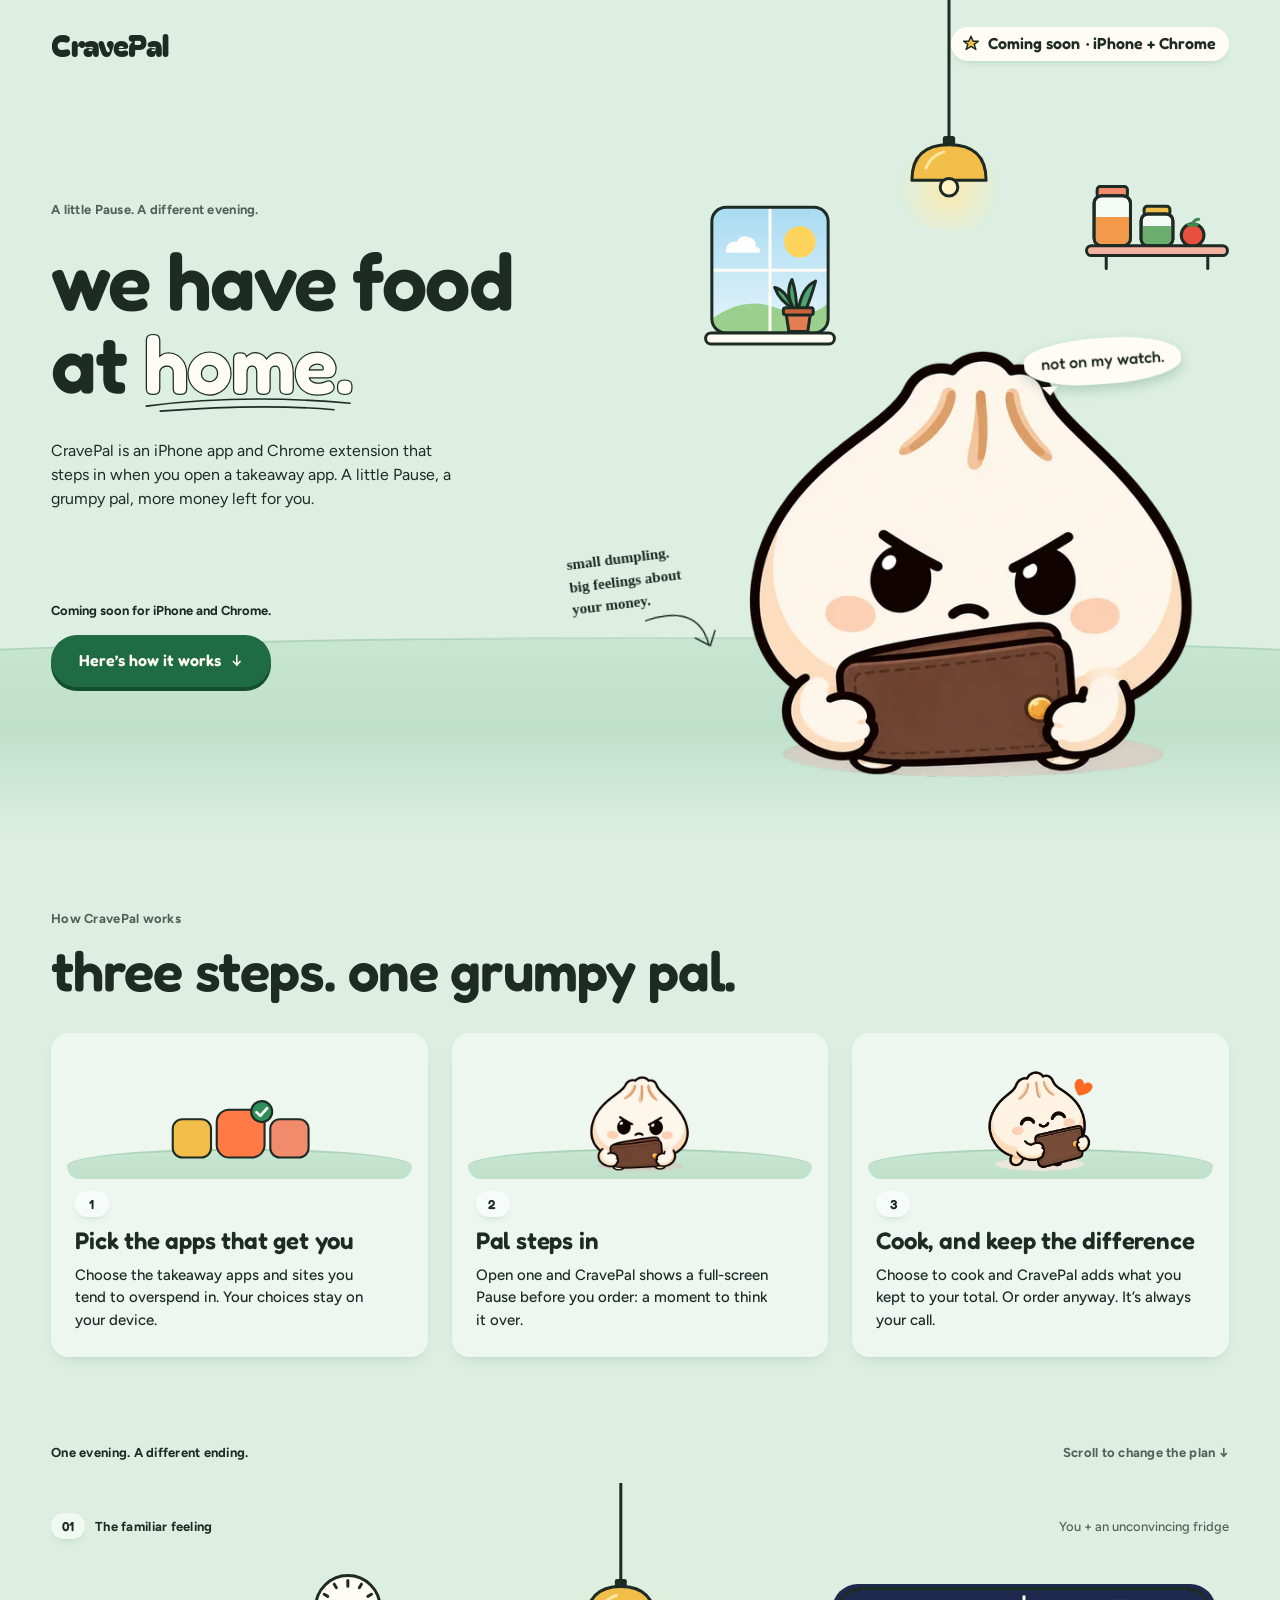
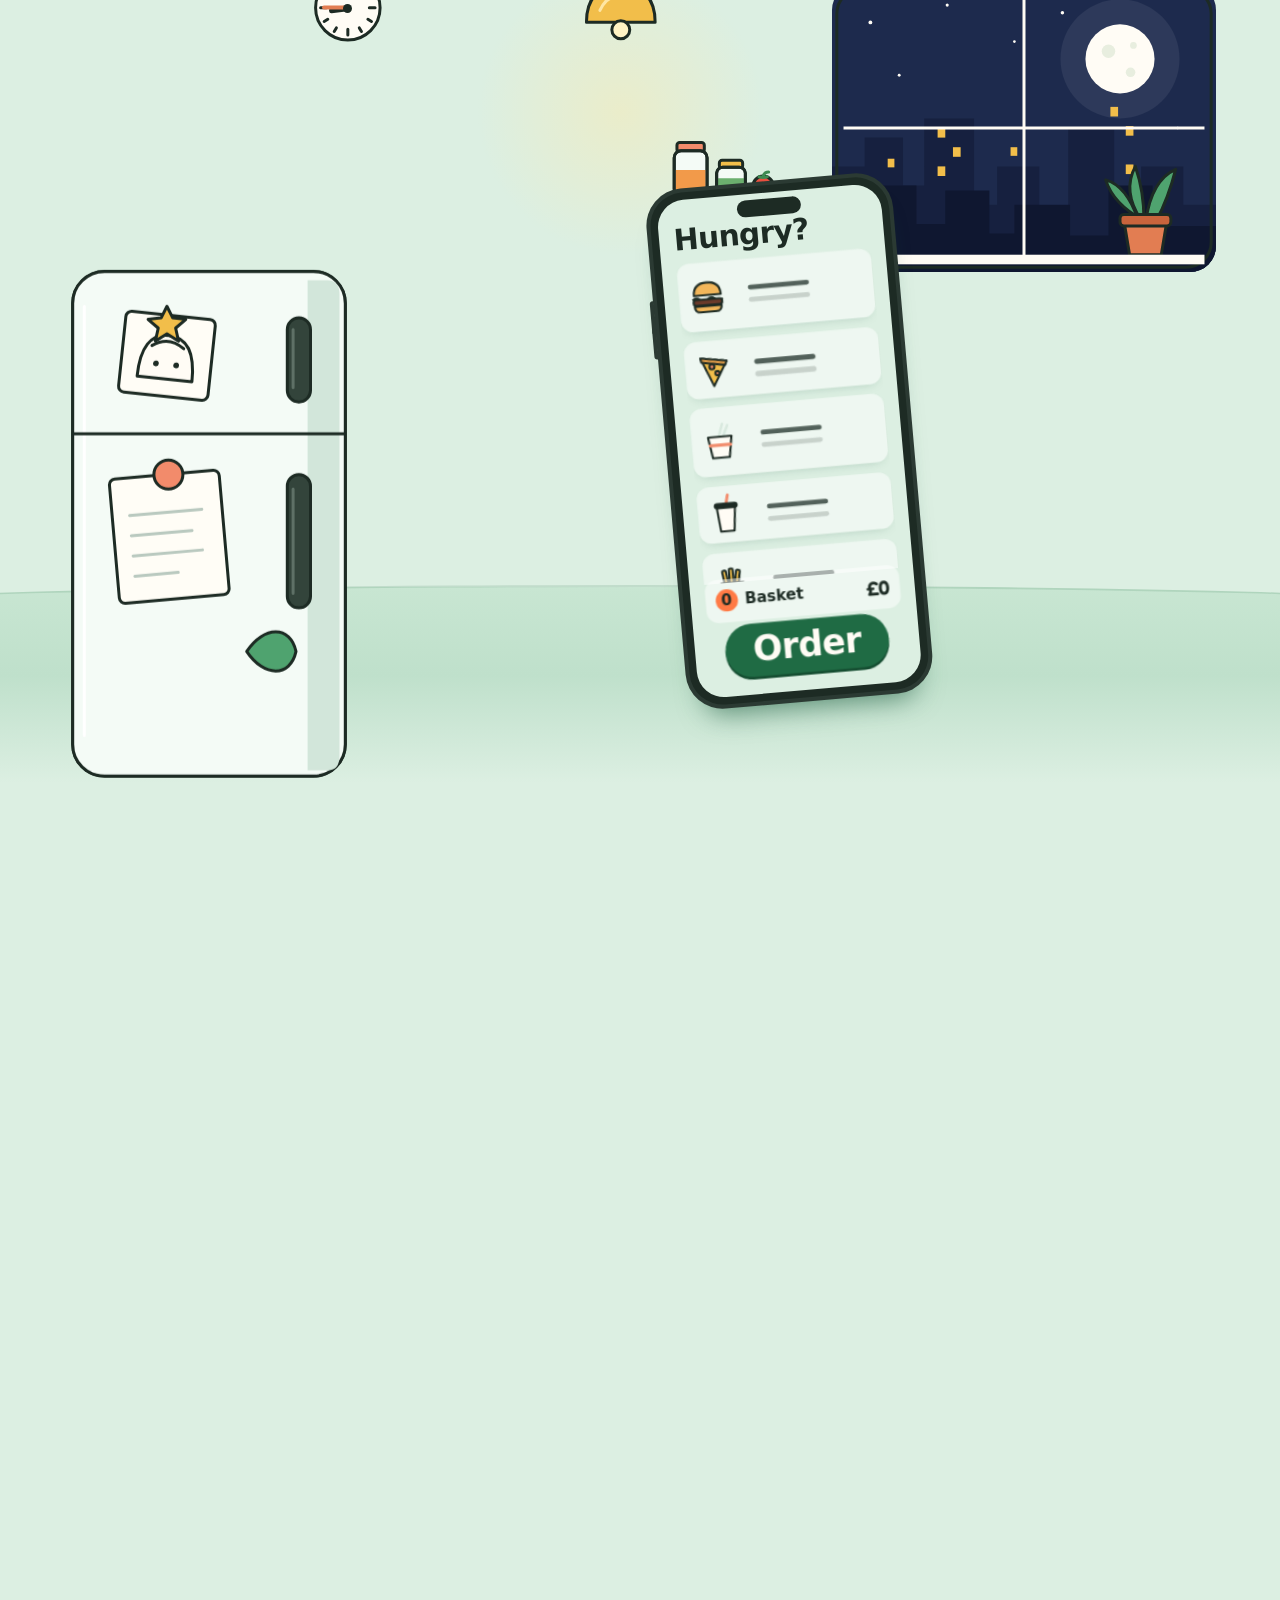
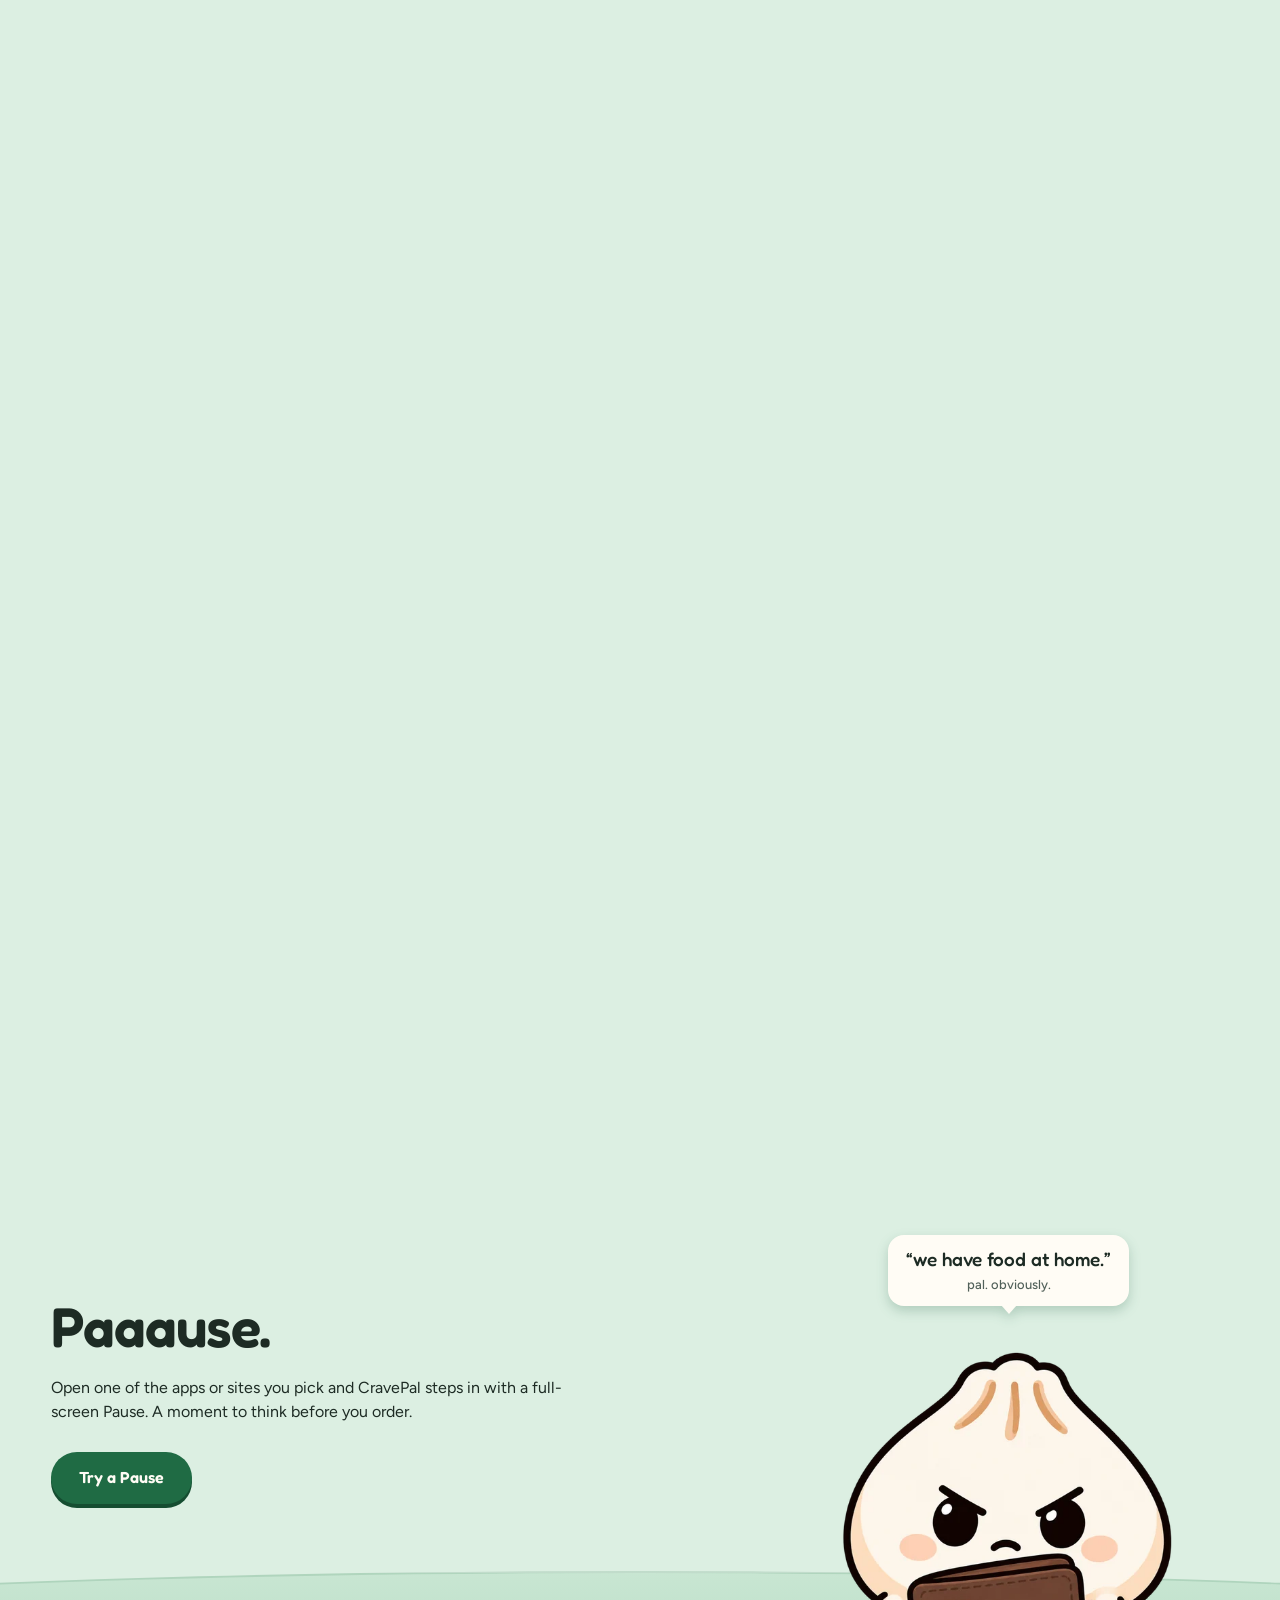
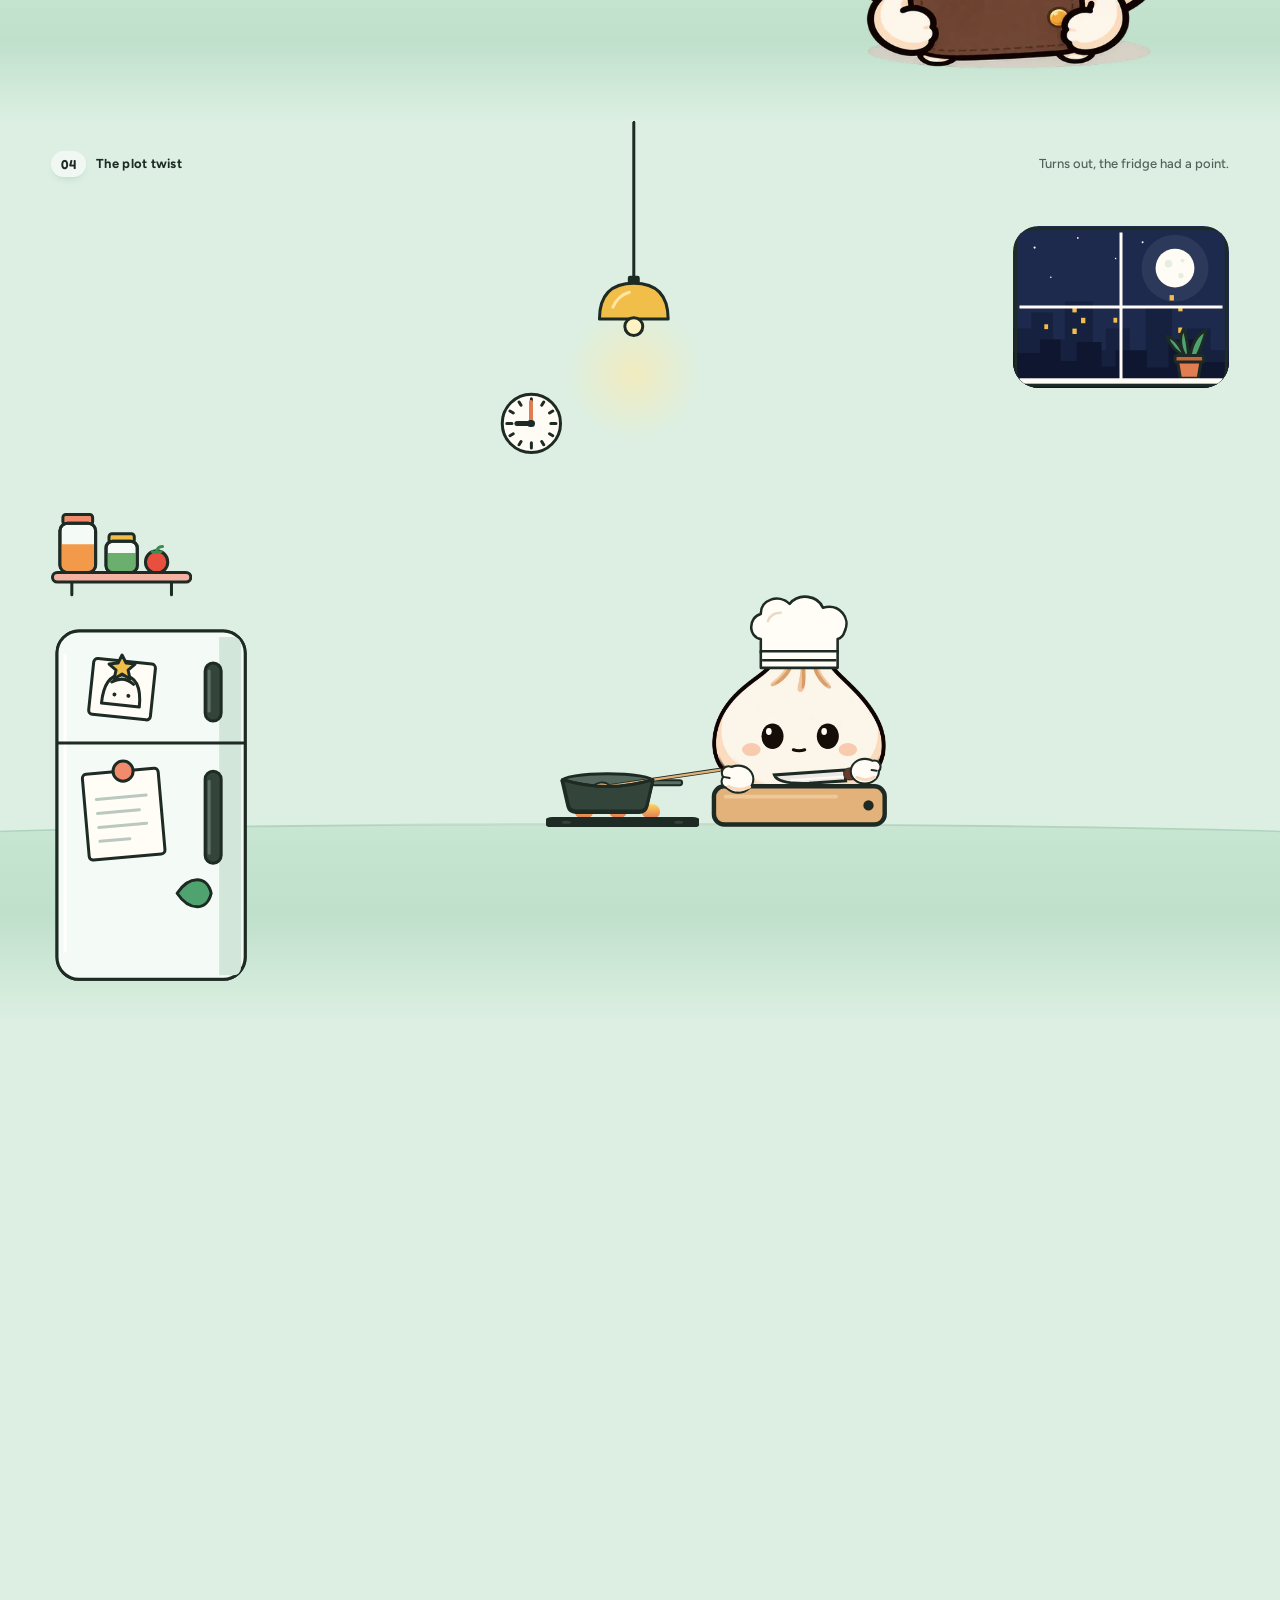
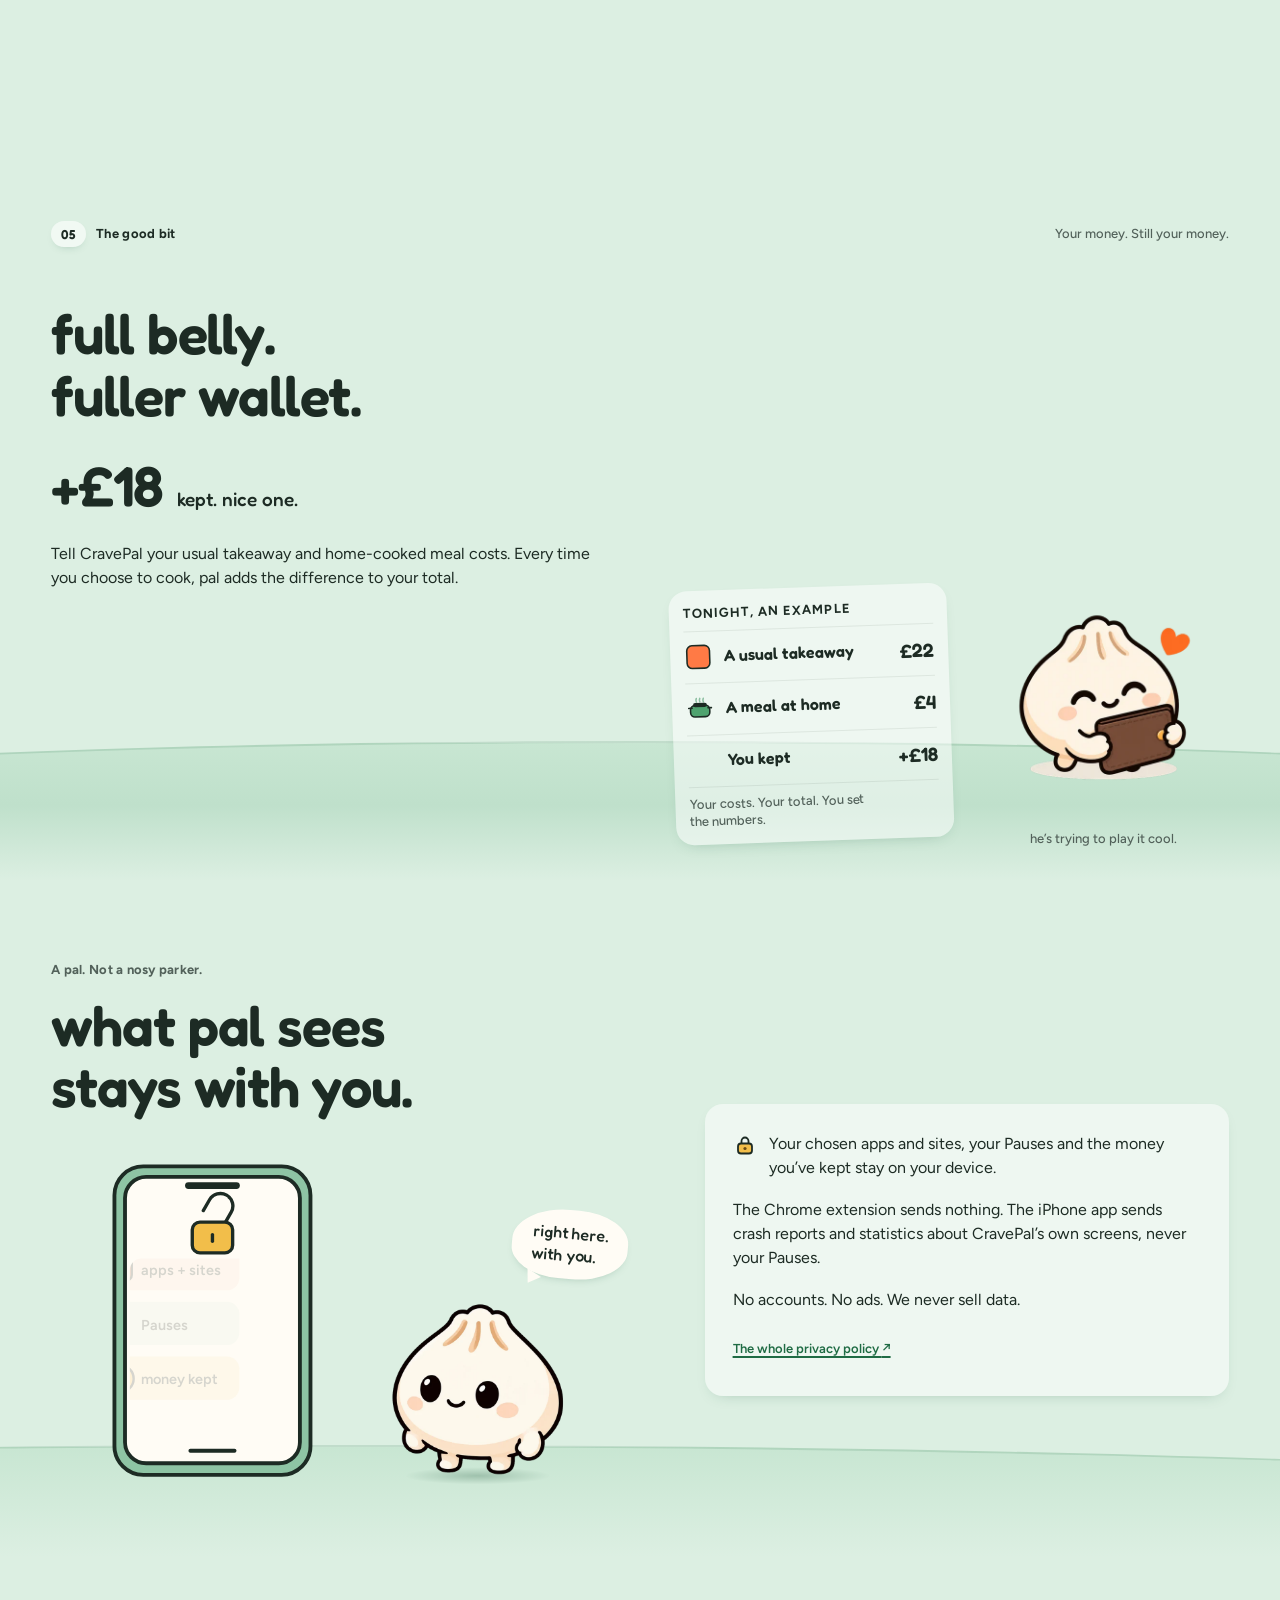
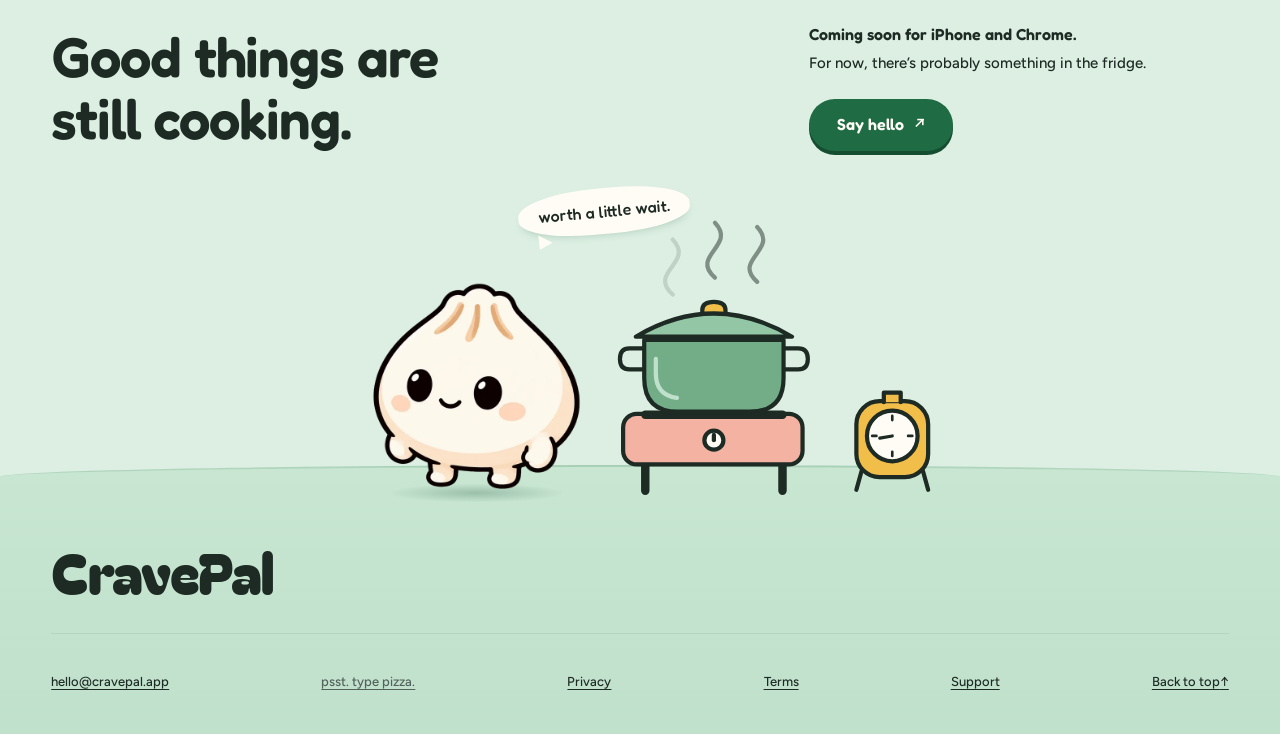
<file: index.html>
<!doctype html>
<html lang="en-GB">
<head>
<meta charset="utf-8">
<meta name="viewport" content="width=device-width, initial-scale=1">
<title>CravePal, a Pause before you order takeaway</title>
<meta name="description" content="CravePal puts a Pause in front of the takeaway apps and sites you pick, and counts the money you keep by cooking instead. Coming soon for iPhone and Chrome.">
<meta name="theme-color" content="#DCEFE2">
<link rel="icon" href="assets/icon-32.png" sizes="32x32" type="image/png">
<link rel="apple-touch-icon" href="assets/apple-touch-icon.png">
<link rel="preload" href="assets/fonts/fredoka.woff2" as="font" type="font/woff2" crossorigin>
<link rel="preload" href="assets/fonts/bagel-fat-one.woff2" as="font" type="font/woff2" crossorigin>
<link rel="preload" href="assets/fonts/figtree.woff2" as="font" type="font/woff2" crossorigin>
<link rel="preload" href="assets/pal/pal-grumpy.webp" as="image">
<link rel="stylesheet" href="assets/home.css">
<link rel="stylesheet" href="assets/scenes.css">
<script>document.documentElement.classList.add('js')</script>
<script src="assets/home.js" defer></script>
<script src="assets/scenes.js" defer></script>
<meta property="og:type" content="website">
<meta property="og:site_name" content="CravePal">
<meta property="og:title" content="CravePal, a Pause before you order takeaway">
<meta property="og:description" content="pal steps in before you order, and counts the money you keep. Coming soon for iPhone and Chrome.">
<meta property="og:url" content="https://cravepal.app/">
<meta property="og:image" content="https://cravepal.app/assets/og-image.jpg">
<meta property="og:image:width" content="1200">
<meta property="og:image:height" content="630">
<meta property="og:image:alt" content="pal the dumpling in his bamboo steamer on a mint green wall, beside the CravePal wordmark and the words we have food at home">
<meta name="twitter:card" content="summary_large_image">
</head>
<body class="home">
<a class="skip" href="#story">Skip to the story</a>
<header class="masthead" id="top">
<a class="brand" href="#" aria-label="CravePal home">CravePal</a>
<span class="soon-chip"><svg viewBox="0 0 24 24" aria-hidden="true"><path d="M12 3.5 14.4 9h5.6l-4.5 3.4 1.8 5.6L12 14.6 6.7 18l1.8-5.6L4 9h5.6z" fill="#F2BE4A" stroke="#1D2B24" stroke-width="1.6" stroke-linejoin="round"/></svg>Coming soon<span class="soon-wide">· iPhone + Chrome</span></span>
</header>
<main>
<section class="hero" id="hero" aria-labelledby="hero-title">
<!-- pal's kitchen, as on Home: the pendant lamp from the top edge, the window with sky and a plant, the blush shelf -->
<div class="kitchen" aria-hidden="true">
<svg class="k-lamp" viewBox="0 0 120 260"><defs><radialGradient id="hero-glow"><stop offset="0" stop-color="#FFE9A8" stop-opacity=".9"/><stop offset="1" stop-color="#FFE9A8" stop-opacity="0"/></radialGradient></defs><circle cx="60" cy="214" r="58" fill="url(#hero-glow)"/><path d="M60 0v160" stroke="#1D2B24" stroke-width="3"/><rect x="53" y="154" width="14" height="12" rx="3" fill="#1D2B24"/><path d="M18 204q0-40 42-40t42 40z" fill="#F2BE4A" stroke="#1D2B24" stroke-width="4" stroke-linejoin="round"/><path d="M34 190q6-14 20-18" fill="none" stroke="#FFE6A3" stroke-width="6" stroke-linecap="round"/><circle cx="60" cy="212" r="10" fill="#FFF3C4" stroke="#1D2B24" stroke-width="3.5"/></svg>
<svg class="k-window" viewBox="0 0 168 196"><defs><linearGradient id="hero-sky" x1="0" y1="0" x2="0" y2="1"><stop offset="0" stop-color="#A9DBF2"/><stop offset="1" stop-color="#E4F5FB"/></linearGradient><clipPath id="hero-pane"><rect x="10" y="8" width="148" height="160" rx="18"/></clipPath></defs><g clip-path="url(#hero-pane)"><rect x="10" y="8" width="148" height="160" fill="url(#hero-sky)"/><circle cx="122" cy="52" r="20" fill="#FFD45C"/><path d="M28 62q2-12 14-10 4-10 15-6 9 1 9 12 7 2 5 8H28z" fill="#FFFFFF"/><path d="M10 150q40-30 82-14t66-6v40H10z" fill="#9BCF8E"/></g><path d="M84 8v160M10 88h148" stroke="#FFFCF5" stroke-width="6"/><g stroke="#1D2B24" stroke-width="3" stroke-linejoin="round"><path d="M116 140q-14-22-4-40 6 18 6 40M120 140q4-30 22-38-6 22-14 40M118 140q-22-12-28-30 16 4 24 30" fill="#4FA36F"/><path d="M104 140h32l-4 26h-24z" fill="#E27D52"/><rect x="101" y="136" width="38" height="9" rx="3" fill="#C9643C"/></g><rect x="10" y="8" width="148" height="160" rx="18" fill="none" stroke="#1D2B24" stroke-width="4"/><rect x="2" y="168" width="164" height="14" rx="7" fill="#FFFCF5" stroke="#1D2B24" stroke-width="3.5"/></svg>
<svg class="k-shelf" viewBox="0 0 190 130"><g stroke="#1D2B24" stroke-width="3.5" stroke-linejoin="round"><rect x="16" y="14" width="40" height="14" rx="4" fill="#F28B6B"/><rect x="12" y="26" width="48" height="66" rx="10" fill="#F4FBF6"/><path d="M14 54h44v28q0 8-8 8H22q-8 0-8-8z" fill="#F29A4A" stroke="none"/><rect x="12" y="26" width="48" height="66" rx="10" fill="none"/><rect x="78" y="40" width="34" height="12" rx="4" fill="#F2BE4A"/><rect x="74" y="50" width="42" height="42" rx="9" fill="#F4FBF6"/><path d="M76 66h38v18q0 6-6 6H82q-6 0-6-6z" fill="#6BAF6E" stroke="none"/><rect x="74" y="50" width="42" height="42" rx="9" fill="none"/><circle cx="142" cy="78" r="15" fill="#E94F3F"/><path d="M142 63q2-6 8-6M136 64q6 2 12 0" fill="none" stroke="#3E8A52" stroke-width="3.5" stroke-linecap="round"/><rect x="2" y="92" width="186" height="13" rx="6.5" fill="#F4B3A2"/><path d="M28 106v16M162 106v16" stroke-width="5" stroke-linecap="round"/></g></svg>
</div>
<div class="floor" aria-hidden="true"></div>
<div class="hero-copy">
<p class="section-label">A little Pause. A different evening.</p>
<h1 id="hero-title">we have food <span>at <span class="home-word">home.<svg viewBox="0 0 450 36" aria-hidden="true"><path d="M5 18Q215-9 445 12M35 29Q260 12 410 26"/></svg></span></span></h1>
<p class="lede">CravePal is an iPhone app and Chrome extension that steps in when you open a takeaway app. A little Pause, a grumpy pal, more money left for you.</p>

</div>
<div class="hero-pal">
<p class="pal-aside">small dumpling.<br>big feelings about<br>your money.<svg viewBox="0 0 110 70" aria-hidden="true"><path d="M5 8q74-15 82 42m-17-10 19 13 9-20"/></svg></p>
<p class="bubble bubble--hero" data-boop-speech role="status">not on my watch.</p>
<button class="pal-button" data-boop aria-label="Boop pal, the grumpy dumpling"><img src="assets/pal/pal-grumpy.webp" width="560" height="512" alt="pal standing with his arms around his wallet." fetchpriority="high"></button>
</div>
<div class="hero-actions"><p class="hero-launch">Coming soon for iPhone and Chrome.</p><a class="btn btn--primary" href="#how">Here’s how it works <span aria-hidden="true">↓</span></a></div>
</section>
<!-- What CravePal is, in three steps, before the story shows it -->
<section class="how" id="how" aria-labelledby="how-title">
<p class="section-label">How CravePal works</p>
<h2 id="how-title">three steps. one grumpy pal.</h2>
<ol class="how-steps">
<li class="card how-step"><div class="how-art" aria-hidden="true"><svg viewBox="0 0 152 92"><g stroke="#1D2B24" stroke-width="2.2" stroke-linejoin="round"><rect x="6" y="40" width="40" height="40" rx="10" fill="#F2BE4A"/><rect x="52" y="30" width="50" height="50" rx="13" fill="#FF7A45"/><rect x="108" y="40" width="40" height="40" rx="10" fill="#F28B6B"/><circle cx="99" cy="32" r="11" fill="#2F8F5B"/></g><path d="M93.5 32.5l4 4 7-8" fill="none" stroke="#FFFCF5" stroke-width="2.8" stroke-linecap="round" stroke-linejoin="round"/></svg></div>
<p class="how-num"><span class="chapter-number">1</span></p><h3>Pick the apps that get you</h3><p>Choose the takeaway apps and sites you tend to overspend in. Your choices stay on your device.</p></li>
<li class="card how-step"><div class="how-art" aria-hidden="true"><img src="assets/pal/pal-grumpy.webp" width="560" height="512" alt="" loading="lazy"></div>
<p class="how-num"><span class="chapter-number">2</span></p><h3>Pal steps in</h3><p>Open one and CravePal shows a full-screen Pause before you order: a moment to think it over.</p></li>
<li class="card how-step"><div class="how-art" aria-hidden="true"><img src="assets/pal/pal-heart-tight.webp" width="371" height="357" alt="" loading="lazy"></div>
<p class="how-num"><span class="chapter-number">3</span></p><h3>Cook, and keep the difference</h3><p>Choose to cook and CravePal adds what you kept to your total. Or order anyway. It’s always your call.</p></li>
</ol>
</section>
<div class="story-intro" id="story"><p>One evening. A different ending.</p><span>Scroll to change the plan <span aria-hidden="true">↓</span></span></div>
<!-- Chapters 01 to 03 as a pinned kitchen at night, scrubbed by scroll: hungry, ordering, blocked.
     With reduced motion it is three still panels. -->
<section class="night" id="hungry" data-night data-stills=".15,.48,.78" data-beats=".19,.31,.5,.72,.8,1" aria-labelledby="hungry-title">
    <div class="night__stage" data-stage>
      <!-- The page's numbered chapters, carried into the scene: they change as the story moves on -->
      <div class="sc-chaps" aria-hidden="true">
        <div class="chapter-heading sc-chap" data-in="-1" data-out=".22"><p class="section-label"><span class="chapter-number">01</span> The familiar feeling</p><span class="scene-note">You + an unconvincing fridge</span></div>
        <div class="chapter-heading sc-chap" data-in=".22" data-out=".5"><p class="section-label"><span class="chapter-number">02</span> The usual suspect</p><span class="scene-note">A few taps later…</span></div>
        <div class="chapter-heading sc-chap" data-in=".5" data-out="2"><p class="section-label"><span class="chapter-number">03</span> Here comes your pal</p><span class="scene-note">Tiny guy. Firm boundaries.</span></div>
      </div>
      <!-- Back layer: the night window and its plant; the room keeps the mint palette -->
      <div class="nx nx-win" aria-hidden="true">
        <svg class="nx-win__sky" viewBox="0 0 400 300" preserveAspectRatio="xMidYMid slice">
          <rect width="400" height="300" fill="#1D2A4D"/>
          <g fill="#FFFCF5"><circle cx="40" cy="40" r="2"/><circle class="tw" cx="120" cy="22" r="1.6"/><circle cx="190" cy="60" r="1.4"/><circle class="tw tw--2" cx="70" cy="95" r="1.5"/><circle cx="240" cy="30" r="1.8"/><circle class="tw" cx="360" cy="150" r="1.4"/></g>
          <circle cx="300" cy="78" r="62" fill="#FFFCF5" opacity=".07"/>
          <circle cx="300" cy="78" r="36" fill="#FFFCF5"/><circle cx="288" cy="70" r="7" fill="#E8EEDF"/><circle cx="311" cy="92" r="5" fill="#E8EEDF"/><circle cx="314" cy="64" r="3.5" fill="#E8EEDF"/>
          <path d="M0 300V190h34v-30h40v50h22v-70h52v90h24v-40h44v60h30v-100h48v90h28v-50h44v40h34v110z" fill="#16203F"/>
          <path d="M0 300V235h50v-25h38v40h30v-35h46v45h26v-30h58v32h40v-52h46v42h66v80z" fill="#0F1730"/>
          <g fill="#F2BE4A"><rect x="110" y="150" width="8" height="10"/><rect class="tw" x="126" y="170" width="8" height="10"/><rect x="110" y="190" width="8" height="10"/><rect x="290" y="128" width="8" height="10"/><rect class="tw tw--2" x="306" y="148" width="8" height="10"/><rect x="306" y="188" width="8" height="10"/><rect x="186" y="170" width="7" height="9"/><rect class="tw" x="58" y="182" width="7" height="9"/></g>

        </svg>
        <svg class="nx-scooter" viewBox="-30 0 150 70"><g stroke="#1D2B24" stroke-width="4" stroke-linejoin="round" stroke-linecap="round"><rect x="58" y="8" width="34" height="28" rx="5" fill="#F2BE4A"/><path d="M20 50h62l10-14H40z" fill="#F28B6B"/><path d="M28 50l-8-26h10" fill="none"/><circle cx="24" cy="56" r="10" fill="#1D2B24"/><circle cx="88" cy="56" r="10" fill="#1D2B24"/><circle cx="48" cy="14" r="10" fill="#FFFCF5"/><path d="M42 24l-4 20h18l4-16z" fill="#FFFCF5"/></g><g stroke="#FFFCF5" stroke-width="3" stroke-linecap="round" opacity=".7"><path d="M-4 30h-18M-2 42h-24M0 52h-14"/></g></svg>
        <svg class="nx-win__frame" viewBox="0 0 400 300" preserveAspectRatio="none"><g fill="none" stroke="#1D2B24"><rect x="5" y="5" width="390" height="290" rx="26" stroke-width="9"/></g><g fill="none" stroke="#FFFCF5"><path d="M200 12v276M12 150h376" stroke-width="7"/></g><g stroke="#1D2B24" stroke-width="4" stroke-linejoin="round"><path d="M322 246q-20-30-6-56 9 26 9 56M327 246q6-42 31-53-8 31-20 53M324 246q-31-17-39-42 22 6 34 42" fill="#4FA36F"/><path d="M304 246h45l-6 36h-33z" fill="#E27D52"/><rect x="300" y="240" width="53" height="12" rx="4" fill="#C9643C"/></g><rect x="12" y="282" width="376" height="10" fill="#FFFCF5"/></svg>
      </div>

      <!-- Mid layer: the clock, the lamp and the fridge -->
      <div class="nx nx-clock" aria-hidden="true">
        <svg viewBox="0 0 100 100"><circle cx="50" cy="50" r="45" fill="#FFFCF5" stroke="#1D2B24" stroke-width="6"/><g stroke="#1D2B24" stroke-width="5" stroke-linecap="round"><path d="M50 12v8M50 80v8M12 50h8M80 50h8"/></g><g stroke="#1D2B24" stroke-width="3" stroke-linecap="round"><path d="M69 17l-3 5M83 31l-5 3M83 69l-5-3M69 83l-3-5M31 83l3-5M17 69l5-3M17 31l5 3M31 17l3 5"/></g></svg>
        <i class="nx-clock__h"></i><i class="nx-clock__m"></i><b></b>
      </div>
      <div class="nx nx-lamp" aria-hidden="true">
        <i class="nx-lamp__cone"></i>
        <svg viewBox="0 0 120 300" preserveAspectRatio="xMidYMax meet"><path d="M60 0v214" stroke="#1D2B24" stroke-width="3.5"/><rect x="52" y="206" width="16" height="13" rx="3" fill="#1D2B24"/><path d="M14 264q0-48 46-48t46 48z" fill="#F2BE4A" stroke="#1D2B24" stroke-width="4.5" stroke-linejoin="round"/><path d="M32 248q7-16 22-20" fill="none" stroke="#FFE6A3" stroke-width="7" stroke-linecap="round"/><circle cx="60" cy="274" r="12" fill="#FFF3C4" stroke="#1D2B24" stroke-width="4"/></svg>
      </div>
      <div class="nx nx-fridge" aria-hidden="true">
        <i class="nx-fridge__spill"></i>
        <svg class="nx-fridge__body" viewBox="0 0 200 360"><rect x="6" y="6" width="188" height="348" rx="22" fill="#E3F0E7" stroke="#1D2B24" stroke-width="8"/><rect x="18" y="20" width="164" height="322" rx="12" fill="#FFFCF5"/><rect x="18" y="20" width="164" height="60" rx="12" fill="#FFFFFF"/><g stroke="#D8E8DE" stroke-width="6"><path d="M20 128h160M20 232h160"/></g><g stroke="#1D2B24" stroke-width="4" stroke-linejoin="round" stroke-linecap="round"><rect x="34" y="92" width="52" height="34" rx="6" fill="#F2BE4A"/><path d="M42 104h36M42 114h24" stroke-width="3"/><path d="M118 74h28l4 54h-36z" fill="#FFFDF6"/><path d="M118 92h32" stroke="#4FA36F" stroke-width="6"/><g class="nx-carrot"><path d="M70 220l46-24 12 14z" fill="#F08A3A"/><path d="M126 204l18-14M128 208l20-2M124 200l8-20" stroke="#3E8A52" stroke-width="6"/><circle cx="96" cy="210" r="1.8" fill="#1D2B24"/><circle cx="106" cy="205" r="1.8" fill="#1D2B24"/><path d="M95 219q6-6 13-5" fill="none"/></g><ellipse cx="56" cy="306" rx="14" ry="18" fill="#FFFDF6"/><ellipse cx="88" cy="308" rx="14" ry="18" fill="#FFFDF6"/><rect x="118" y="282" width="40" height="46" rx="8" fill="#F28B6B"/><rect x="118" y="282" width="40" height="12" rx="4" fill="#1D2B24"/></g></svg>
        <i class="nx-fridge__light"></i>
        <svg class="nx-fridge__door" viewBox="0 0 200 360"><rect x="6" y="6" width="188" height="348" rx="22" fill="#F4FBF6" stroke="#1D2B24" stroke-width="8"/><path d="M168 12h14q8 0 8 10v318q0 10-8 10h-14z" fill="#D2E6DA"/><path d="M14 30v296" stroke="#FFFFFF" stroke-width="5" stroke-linecap="round"/><path d="M6 118h188" stroke="#1D2B24" stroke-width="6"/><g stroke="#1D2B24" stroke-width="4" stroke-linejoin="round"><rect x="154" y="38" width="16" height="58" rx="8" fill="#33443B"/><rect x="154" y="146" width="16" height="92" rx="8" fill="#33443B"/></g><path d="M158 46v40M158 156v72" stroke="#5E7066" stroke-width="3" stroke-linecap="round"/><g stroke="#1D2B24" stroke-width="4" stroke-linejoin="round" stroke-linecap="round"><g transform="rotate(-5 72 182)"><rect x="34" y="146" width="76" height="86" rx="4" fill="#FFFDF6"/><path d="M46 172h50M46 186h42M46 200h48M46 214h30" stroke="#B9C9BF" stroke-width="3"/></g><circle cx="72" cy="146" r="10" fill="#F28B6B"/><g transform="rotate(6 70 64)"><rect x="40" y="36" width="62" height="56" rx="4" fill="#FFFDF6"/><path d="M52 80q0-30 19-30t19 30z" fill="#FFFCF5"/><path d="M60 58q11-8 22 0" fill="none" stroke-width="3"/><circle cx="64" cy="70" r="2" fill="#1D2B24" stroke="none"/><circle cx="78" cy="70" r="2" fill="#1D2B24" stroke="none"/></g><path d="M71 30l4 8 9 1-7 6 2 9-8-5-8 5 2-9-7-6 9-1z" fill="#F2BE4A"/><path d="M126 268c12-18 30-18 34 0-4 18-22 18-34 0z" fill="#4FA36F"/></g></svg>
      </div>

<div class="nx nx-shelf" aria-hidden="true"><svg viewBox="0 0 190 130"><g stroke="#1D2B24" stroke-width="3.5" stroke-linejoin="round"><rect x="16" y="14" width="40" height="14" rx="4" fill="#F28B6B"/><rect x="12" y="26" width="48" height="66" rx="10" fill="#F4FBF6"/><path d="M14 54h44v28q0 8-8 8H22q-8 0-8-8z" fill="#F29A4A" stroke="none"/><rect x="12" y="26" width="48" height="66" rx="10" fill="none"/><rect x="78" y="40" width="34" height="12" rx="4" fill="#F2BE4A"/><rect x="74" y="50" width="42" height="42" rx="9" fill="#F4FBF6"/><path d="M76 66h38v18q0 6-6 6H82q-6 0-6-6z" fill="#6BAF6E" stroke="none"/><rect x="74" y="50" width="42" height="42" rx="9" fill="none"/><circle cx="142" cy="78" r="15" fill="#E94F3F"/><path d="M142 63q2-6 8-6M136 64q6 2 12 0" fill="none" stroke="#3E8A52" stroke-width="3.5" stroke-linecap="round"/><rect x="2" y="92" width="186" height="13" rx="6.5" fill="#F4B3A2"/><path d="M28 106v16M162 106v16" stroke-width="5" stroke-linecap="round"/></g></svg></div>
      <div class="nx nx-counter" aria-hidden="true"></div>
      <i class="nx-glow" aria-hidden="true"></i>

      <div class="n n-head">
        <h2 class="n-1" id="hungry-title">it’s 9pm.<br>you’re <em>hungry.</em></h2>
        <p class="n-2">The fridge looks boring. Your usual takeaway looks… tempting.</p>
      </div>


      <!-- Chapter 1 sound effect, and the narration boxes for chapter 2 -->
      <p class="n n-grr" aria-hidden="true">grrrumble.</p>
      <div class="n n-caps">
        <p class="cap" data-in=".23" data-out=".335">you open the app.</p>
        <p class="cap" data-in=".335" data-out=".46">just one little takeaway.</p>
        <p class="cap cap--ticket" data-in=".46" data-out=".53"><span class="ticket-top">Tonight’s plan</span><strong>−£22</strong><span class="ticket-sub">For one dinner.<br>The whole basket.</span></p>
      </div>

      <!-- The phone: a generic takeaway app, the order button on its screen. The camera pushes in, then pal lands. -->
      <div class="n-phone" aria-hidden="true">
        <div class="n-screen">
          <div class="app">
            <p class="app__top">Hungry?</p>
            <div class="app__view"><div class="app__list">
              <div class="app__item" data-at=".33" data-price="8"><svg viewBox="0 0 100 100"><g stroke="#1D2B24" stroke-width="5" stroke-linejoin="round"><path d="M18 46q0-30 32-30t32 30z" fill="#F2B65A"/><path d="M14 56q9-8 18 0t18 0 18 0 18 0" fill="#4FA36F"/><rect x="16" y="56" width="68" height="14" rx="6" fill="#6B3A2A"/><path d="M18 72h64q0 14-14 14H32q-14 0-14-14z" fill="#F2B65A"/></g></svg><span><b>Chicken burger</b><i>£8</i></span><em><span>+</span><span>1</span></em></div>
              <div class="app__item"><svg viewBox="0 0 100 100"><g stroke="#1D2B24" stroke-width="5" stroke-linejoin="round"><path d="M20 22l62 10-34 58z" fill="#F2BE4A"/><path d="M20 22l62 10-4 10-56-10z" fill="#E8A04A"/><circle cx="46" cy="44" r="6" fill="#F28B6B"/><circle cx="58" cy="60" r="5" fill="#F28B6B"/></g></svg><span><b>Pizza slice</b><i>£6</i></span><em><span>+</span><span>1</span></em></div>
              <div class="app__item" data-at=".38" data-price="9"><svg viewBox="0 0 100 100"><g stroke="#1D2B24" stroke-width="5" stroke-linejoin="round" stroke-linecap="round"><path d="M58 8l-14 40M70 12l-18 38" stroke="#D8E8DE" stroke-width="6"/><path d="M22 38h56l-8 50H30z" fill="#FFFCF5"/><path d="M26 58h48" stroke="#F28B6B" stroke-width="8"/></g></svg><span><b>Spicy noodles</b><i>£9</i></span><em><span>+</span><span>1</span></em></div>
              <div class="app__item"><svg viewBox="0 0 100 100"><g stroke="#1D2B24" stroke-width="5" stroke-linejoin="round" stroke-linecap="round"><path d="M56 4l-8 32" stroke="#F28B6B" stroke-width="7"/><path d="M28 30h44l-6 60H34z" fill="#FFFCF5"/><rect x="24" y="24" width="52" height="10" rx="5" fill="#1D2B24"/></g></svg><span><b>Fizzy drink</b><i>£2</i></span><em><span>+</span><span>1</span></em></div>
              <div class="app__item" data-at=".43" data-price="5"><svg viewBox="0 0 100 100"><g stroke="#1D2B24" stroke-width="5" stroke-linejoin="round"><g fill="#F2BE4A"><rect x="30" y="10" width="9" height="40" rx="3" transform="rotate(-8 34 30)"/><rect x="44" y="6" width="9" height="44" rx="3"/><rect x="58" y="10" width="9" height="40" rx="3" transform="rotate(9 62 30)"/></g><path d="M24 40h52l-6 50H30z" fill="#F28B6B"/></g></svg><span><b>Loaded fries</b><i>£5</i></span><em><span>+</span><span>1</span></em></div>
              <div class="app__item"><svg viewBox="0 0 100 100"><g stroke="#1D2B24" stroke-width="5" stroke-linejoin="round"><circle cx="50" cy="56" r="30" fill="#E8A04A"/><circle cx="50" cy="56" r="18" fill="#FFFCF5"/></g></svg><span><b>Glazed doughnut</b><i>£3</i></span><em><span>+</span><span>1</span></em></div>
            </div></div>
            <div class="app__basket"><span class="app__count">0</span><span>Basket</span><b class="app__total">£0</b></div>
          </div>
          <div class="n-pause"><p class="n-pause__t">we have food at home.</p><p class="n-pause__s">Cooking tonight keeps £18 in your pocket.</p><span class="n-pause__b1">I’ll cook</span><span class="n-pause__b2">Order anyway</span></div>
          <div class="n-act">
            <div class="n-btn"><i class="n-btn__lip"></i><span class="n-btn__face">Order</span></div>
            <i class="n-tap"></i>
            <div class="n-dust"><i></i><i></i><i></i><i></i><i></i><i></i></div>
          </div>
        </div>
        <svg class="n-hand" viewBox="0 0 64 84"><path d="M26 6c5-3 10 0 10 6v24l3-1c4-2 8 0 9 4v2c4-1 8 1 9 5v2c4 0 7 3 7 7v10c0 12-9 21-21 21H35c-9 0-15-4-19-12L7 56c-2-4 0-8 4-10 4-1 7 0 9 4l3 5V12c0-3 1-5 3-6z" fill="#FFE2C8" stroke="#1D2B24" stroke-width="4" stroke-linejoin="round"/><path d="M36 37v14M48 41v10M57 47v7" fill="none" stroke="#1D2B24" stroke-width="3" stroke-linecap="round"/></svg>
        <div class="n-pal"><img decoding="async" src="assets/pal/pal-grumpy.webp" width="560" height="512" alt="" loading="lazy"></div>
        <p class="n-bubble bubble">not today.</p>
        <p class="n-sticker">That’s a Pause.</p>
      </div>

      <!-- Floating food, scattered by pal -->
      <div class="foods" aria-hidden="true">
        <svg class="food food--1" viewBox="0 0 100 100"><g stroke="#1D2B24" stroke-width="5" stroke-linejoin="round"><path d="M18 46q0-30 32-30t32 30z" fill="#F2B65A"/><g fill="#FFFCF5" stroke="none"><ellipse cx="40" cy="28" rx="3" ry="2"/><ellipse cx="56" cy="24" rx="3" ry="2"/><ellipse cx="62" cy="34" rx="3" ry="2"/></g><path d="M14 56q9-8 18 0t18 0 18 0 18 0" fill="#4FA36F"/><rect x="16" y="56" width="68" height="14" rx="6" fill="#6B3A2A"/><path d="M22 54h56l-8 10z" fill="#F2BE4A"/><path d="M18 72h64q0 14-14 14H32q-14 0-14-14z" fill="#F2B65A"/></g></svg>
        <svg class="food food--2" viewBox="0 0 100 100"><g stroke="#1D2B24" stroke-width="5" stroke-linejoin="round"><path d="M20 22l62 10-34 58z" fill="#F2BE4A"/><path d="M20 22l62 10-4 10-56-10z" fill="#E8A04A"/><circle cx="46" cy="44" r="6" fill="#F28B6B"/><circle cx="58" cy="60" r="5" fill="#F28B6B"/><circle cx="40" cy="58" r="4" fill="#F28B6B"/></g></svg>
        <svg class="food food--3" viewBox="0 0 100 100"><g stroke="#1D2B24" stroke-width="5" stroke-linejoin="round" stroke-linecap="round"><path d="M58 8l-14 40M70 12l-18 38" stroke="#D8E8DE" stroke-width="6"/><path d="M28 30q22-10 44 0" fill="none" stroke="#F2BE4A" stroke-width="5"/><path d="M22 38h56l-8 50H30z" fill="#FFFCF5"/><path d="M26 58h48" stroke="#F28B6B" stroke-width="8"/></g></svg>
        <svg class="food food--4" viewBox="0 0 100 100"><g stroke="#1D2B24" stroke-width="5" stroke-linejoin="round"><g fill="#F2BE4A"><rect x="30" y="10" width="9" height="40" rx="3" transform="rotate(-8 34 30)"/><rect x="44" y="6" width="9" height="44" rx="3"/><rect x="58" y="10" width="9" height="40" rx="3" transform="rotate(9 62 30)"/></g><path d="M24 40h52l-6 50H30z" fill="#F28B6B"/><path d="M38 60q12 10 24 0" fill="none" stroke="#FFFCF5" stroke-width="5"/></g></svg>
        <svg class="food food--5" viewBox="0 0 100 100"><g stroke="#1D2B24" stroke-width="5" stroke-linejoin="round" stroke-linecap="round"><path d="M56 4l-8 32" stroke="#F28B6B" stroke-width="7"/><path d="M28 30h44l-6 60H34z" fill="#FFFCF5"/><rect x="24" y="24" width="52" height="10" rx="5" fill="#1D2B24"/><path d="M32 56h36" stroke="#F28B6B" stroke-width="8"/></g></svg>
      </div>

      <div class="n-wipe" aria-hidden="true"></div>
      <div class="n n-cap">
        <h2 id="night-title" class="n-cap__title">pal steps in before you order.</h2>
        <p>CravePal puts pal in front of the takeaway apps and sites you pick. When you open one, he gets there first.</p>
      </div>
    </div>
</section>
<section class="chapter pause-chapter" id="try" aria-labelledby="pause-title">
<div class="chapter-heading"><p class="section-label"><span class="chapter-number">03</span> Here comes your pal</p><span class="scene-note">Tiny guy. Firm boundaries.</span></div>
<div class="pause-layout">
<div class="pause-copy">
<p class="pause-word" aria-hidden="true">Paaause.</p>
<p class="lede">Open one of the apps or sites you pick and CravePal steps in with a full-screen Pause. A moment to think before you order.</p>
<button class="btn btn--primary" data-open-pause>Try a Pause</button>
</div>
<div class="pause-stage">
<div class="bubble bubble--story"><h2 id="pause-title">“we have food at home.”</h2><span>pal. obviously.</span></div>
<img src="assets/pal/pal-grumpy.webp" width="560" height="512" alt="pal standing between you and that takeaway." loading="lazy">
</div>
</div>
<div class="floor" aria-hidden="true"></div>
</section>
<!-- Chapter 04 as the same kitchen with dinner on: pal chops, stirs and plates up. -->
<section class="night cook" id="cooking" data-cook data-span=".88" data-stills=".53,.95" data-beats=".18,.49,.684,.88" aria-labelledby="cooking-title">
<h2 class="sr-only" id="cooking-title">a little chop. a little stir. dinner.</h2>
    <div class="night__stage cook__stage" data-stage>
      <!-- Back layer: the night window and its plant; the room keeps the mint palette -->
      <div class="nx nx-win" aria-hidden="true">
        <svg class="nx-win__sky" viewBox="0 0 400 300" preserveAspectRatio="xMidYMid slice">
          <rect width="400" height="300" fill="#1D2A4D"/>
          <g fill="#FFFCF5"><circle cx="40" cy="40" r="2"/><circle class="tw" cx="120" cy="22" r="1.6"/><circle cx="190" cy="60" r="1.4"/><circle class="tw tw--2" cx="70" cy="95" r="1.5"/><circle cx="240" cy="30" r="1.8"/><circle class="tw" cx="360" cy="150" r="1.4"/></g>
          <circle cx="300" cy="78" r="62" fill="#FFFCF5" opacity=".07"/>
          <circle cx="300" cy="78" r="36" fill="#FFFCF5"/><circle cx="288" cy="70" r="7" fill="#E8EEDF"/><circle cx="311" cy="92" r="5" fill="#E8EEDF"/><circle cx="314" cy="64" r="3.5" fill="#E8EEDF"/>
          <path d="M0 300V190h34v-30h40v50h22v-70h52v90h24v-40h44v60h30v-100h48v90h28v-50h44v40h34v110z" fill="#16203F"/>
          <path d="M0 300V235h50v-25h38v40h30v-35h46v45h26v-30h58v32h40v-52h46v42h66v80z" fill="#0F1730"/>
          <g fill="#F2BE4A"><rect x="110" y="150" width="8" height="10"/><rect class="tw" x="126" y="170" width="8" height="10"/><rect x="110" y="190" width="8" height="10"/><rect x="290" y="128" width="8" height="10"/><rect class="tw tw--2" x="306" y="148" width="8" height="10"/><rect x="306" y="188" width="8" height="10"/><rect x="186" y="170" width="7" height="9"/><rect class="tw" x="58" y="182" width="7" height="9"/></g>

        </svg>
        <svg class="nx-scooter" viewBox="-30 0 150 70"><g stroke="#1D2B24" stroke-width="4" stroke-linejoin="round" stroke-linecap="round"><rect x="58" y="8" width="34" height="28" rx="5" fill="#F2BE4A"/><path d="M20 50h62l10-14H40z" fill="#F28B6B"/><path d="M28 50l-8-26h10" fill="none"/><circle cx="24" cy="56" r="10" fill="#1D2B24"/><circle cx="88" cy="56" r="10" fill="#1D2B24"/><circle cx="48" cy="14" r="10" fill="#FFFCF5"/><path d="M42 24l-4 20h18l4-16z" fill="#FFFCF5"/></g><g stroke="#FFFCF5" stroke-width="3" stroke-linecap="round" opacity=".7"><path d="M-4 30h-18M-2 42h-24M0 52h-14"/></g></svg>
        <svg class="nx-win__frame" viewBox="0 0 400 300" preserveAspectRatio="none"><g fill="none" stroke="#1D2B24"><rect x="5" y="5" width="390" height="290" rx="26" stroke-width="9"/></g><g fill="none" stroke="#FFFCF5"><path d="M200 12v276M12 150h376" stroke-width="7"/></g><g stroke="#1D2B24" stroke-width="4" stroke-linejoin="round"><path d="M322 246q-20-30-6-56 9 26 9 56M327 246q6-42 31-53-8 31-20 53M324 246q-31-17-39-42 22 6 34 42" fill="#4FA36F"/><path d="M304 246h45l-6 36h-33z" fill="#E27D52"/><rect x="300" y="240" width="53" height="12" rx="4" fill="#C9643C"/></g><rect x="12" y="282" width="376" height="10" fill="#FFFCF5"/></svg>
      </div>

      <!-- Mid layer: the clock, the lamp and the fridge -->
      <div class="nx nx-clock" aria-hidden="true">
        <svg viewBox="0 0 100 100"><circle cx="50" cy="50" r="45" fill="#FFFCF5" stroke="#1D2B24" stroke-width="6"/><g stroke="#1D2B24" stroke-width="5" stroke-linecap="round"><path d="M50 12v8M50 80v8M12 50h8M80 50h8"/></g><g stroke="#1D2B24" stroke-width="3" stroke-linecap="round"><path d="M69 17l-3 5M83 31l-5 3M83 69l-5-3M69 83l-3-5M31 83l3-5M17 69l5-3M17 31l5 3M31 17l3 5"/></g></svg>
        <i class="nx-clock__h"></i><i class="nx-clock__m"></i><b></b>
      </div>
      <div class="nx nx-lamp" aria-hidden="true">
        <i class="nx-lamp__cone"></i>
        <svg viewBox="0 0 120 300" preserveAspectRatio="xMidYMax meet"><path d="M60 0v214" stroke="#1D2B24" stroke-width="3.5"/><rect x="52" y="206" width="16" height="13" rx="3" fill="#1D2B24"/><path d="M14 264q0-48 46-48t46 48z" fill="#F2BE4A" stroke="#1D2B24" stroke-width="4.5" stroke-linejoin="round"/><path d="M32 248q7-16 22-20" fill="none" stroke="#FFE6A3" stroke-width="7" stroke-linecap="round"/><circle cx="60" cy="274" r="12" fill="#FFF3C4" stroke="#1D2B24" stroke-width="4"/></svg>
      </div>
      <div class="nx nx-fridge" aria-hidden="true">
        <i class="nx-fridge__spill"></i>
        <svg class="nx-fridge__body" viewBox="0 0 200 360"><rect x="6" y="6" width="188" height="348" rx="22" fill="#E3F0E7" stroke="#1D2B24" stroke-width="8"/><rect x="18" y="20" width="164" height="322" rx="12" fill="#FFFCF5"/><rect x="18" y="20" width="164" height="60" rx="12" fill="#FFFFFF"/><g stroke="#D8E8DE" stroke-width="6"><path d="M20 128h160M20 232h160"/></g><g stroke="#1D2B24" stroke-width="4" stroke-linejoin="round" stroke-linecap="round"><rect x="34" y="92" width="52" height="34" rx="6" fill="#F2BE4A"/><path d="M42 104h36M42 114h24" stroke-width="3"/><path d="M118 74h28l4 54h-36z" fill="#FFFDF6"/><path d="M118 92h32" stroke="#4FA36F" stroke-width="6"/><g class="nx-carrot"><path d="M70 220l46-24 12 14z" fill="#F08A3A"/><path d="M126 204l18-14M128 208l20-2M124 200l8-20" stroke="#3E8A52" stroke-width="6"/><circle cx="96" cy="210" r="1.8" fill="#1D2B24"/><circle cx="106" cy="205" r="1.8" fill="#1D2B24"/><path d="M95 219q6-6 13-5" fill="none"/></g><ellipse cx="56" cy="306" rx="14" ry="18" fill="#FFFDF6"/><ellipse cx="88" cy="308" rx="14" ry="18" fill="#FFFDF6"/><rect x="118" y="282" width="40" height="46" rx="8" fill="#F28B6B"/><rect x="118" y="282" width="40" height="12" rx="4" fill="#1D2B24"/></g></svg>
        <i class="nx-fridge__light"></i>
        <svg class="nx-fridge__door" viewBox="0 0 200 360"><rect x="6" y="6" width="188" height="348" rx="22" fill="#F4FBF6" stroke="#1D2B24" stroke-width="8"/><path d="M168 12h14q8 0 8 10v318q0 10-8 10h-14z" fill="#D2E6DA"/><path d="M14 30v296" stroke="#FFFFFF" stroke-width="5" stroke-linecap="round"/><path d="M6 118h188" stroke="#1D2B24" stroke-width="6"/><g stroke="#1D2B24" stroke-width="4" stroke-linejoin="round"><rect x="154" y="38" width="16" height="58" rx="8" fill="#33443B"/><rect x="154" y="146" width="16" height="92" rx="8" fill="#33443B"/></g><path d="M158 46v40M158 156v72" stroke="#5E7066" stroke-width="3" stroke-linecap="round"/><g stroke="#1D2B24" stroke-width="4" stroke-linejoin="round" stroke-linecap="round"><g transform="rotate(-5 72 182)"><rect x="34" y="146" width="76" height="86" rx="4" fill="#FFFDF6"/><path d="M46 172h50M46 186h42M46 200h48M46 214h30" stroke="#B9C9BF" stroke-width="3"/></g><circle cx="72" cy="146" r="10" fill="#F28B6B"/><g transform="rotate(6 70 64)"><rect x="40" y="36" width="62" height="56" rx="4" fill="#FFFDF6"/><path d="M52 80q0-30 19-30t19 30z" fill="#FFFCF5"/><path d="M60 58q11-8 22 0" fill="none" stroke-width="3"/><circle cx="64" cy="70" r="2" fill="#1D2B24" stroke="none"/><circle cx="78" cy="70" r="2" fill="#1D2B24" stroke="none"/></g><path d="M71 30l4 8 9 1-7 6 2 9-8-5-8 5 2-9-7-6 9-1z" fill="#F2BE4A"/><path d="M126 268c12-18 30-18 34 0-4 18-22 18-34 0z" fill="#4FA36F"/></g></svg>
      </div>

      <div class="nx nx-counter" aria-hidden="true"></div>
      <div class="sc-chaps" aria-hidden="true">
        <div class="chapter-heading sc-chap" data-in="-1" data-out="2"><p class="section-label"><span class="chapter-number">04</span> The plot twist</p><span class="scene-note">Turns out, the fridge had a point.</span></div>
      </div>
      <!-- the blush shelf with jars and a tomato, as in pal's kitchen on Home -->
      <div class="nx nx-shelf" aria-hidden="true"><svg viewBox="0 0 190 130"><g stroke="#1D2B24" stroke-width="3.5" stroke-linejoin="round"><rect x="16" y="14" width="40" height="14" rx="4" fill="#F28B6B"/><rect x="12" y="26" width="48" height="66" rx="10" fill="#F4FBF6"/><path d="M14 54h44v28q0 8-8 8H22q-8 0-8-8z" fill="#F29A4A" stroke="none"/><rect x="12" y="26" width="48" height="66" rx="10" fill="none"/><rect x="78" y="40" width="34" height="12" rx="4" fill="#F2BE4A"/><rect x="74" y="50" width="42" height="42" rx="9" fill="#F4FBF6"/><path d="M76 66h38v18q0 6-6 6H82q-6 0-6-6z" fill="#6BAF6E" stroke="none"/><rect x="74" y="50" width="42" height="42" rx="9" fill="none"/><circle cx="142" cy="78" r="15" fill="#E94F3F"/><path d="M142 63q2-6 8-6M136 64q6 2 12 0" fill="none" stroke="#3E8A52" stroke-width="3.5" stroke-linecap="round"/><rect x="2" y="92" width="186" height="13" rx="6.5" fill="#F4B3A2"/><path d="M28 106v16M162 106v16" stroke-width="5" stroke-linecap="round"/></g></svg></div>
      <i class="kx-warm" aria-hidden="true"></i>

      <div class="n n-caps k-caps">
        <p class="cap" data-in="0" data-out=".17">you choose to cook.</p>
        <p class="cap" data-in=".17" data-out=".44">a little chop.</p>
        <p class="cap" data-in=".46" data-out=".7">a little stir.</p>
        <p class="cap cap--end" data-in=".74" data-out="2"><em>dinner.</em><small>That £4 meal was there all along.</small></p>
      </div>

      <!-- The hob stays on the worktop; pal cooks with his wooden spoon. -->
      <div class="kx kx-hob" aria-hidden="true">
        <div class="kx-flames"><i></i><i></i><i></i></div>
        <div class="kx-pan">
          <div class="kx-steam"><svg viewBox="0 0 30 100" preserveAspectRatio="none"><path d="M16 98q-12-14-2-28t-2-26 4-26 10-16" fill="none" stroke="#FFFFFF" stroke-width="5" stroke-linecap="round" vector-effect="non-scaling-stroke"/></svg><svg viewBox="0 0 30 100" preserveAspectRatio="none"><path d="M14 98q10-14 0-28t2-26-4-26-8-16" fill="none" stroke="#FFFFFF" stroke-width="5" stroke-linecap="round" vector-effect="non-scaling-stroke"/></svg><svg viewBox="0 0 30 100" preserveAspectRatio="none"><path d="M16 98q-12-14-2-28t-2-26 4-26 10-16" fill="none" stroke="#FFFFFF" stroke-width="5" stroke-linecap="round" vector-effect="non-scaling-stroke"/></svg></div>
          <svg class="kx-pan__art" viewBox="0 0 260 110"><g stroke="#1D2B24" stroke-width="6" stroke-linejoin="round" stroke-linecap="round"><path d="M196 44h56" stroke-width="14"/><path d="M196 44h56" stroke="#5E7066" stroke-width="6"/><path d="M14 40h184l-12 52q-3 12-16 12H42q-13 0-16-12z" fill="#33443B"/><path d="M30 50h150" stroke="#55685D" stroke-width="4"/><ellipse cx="106" cy="40" rx="92" ry="14" fill="#55685D"/><g class="kx-noodles" fill="none" stroke-linecap="round" stroke-linejoin="round"><path d="M43 37c-9-15 24-22 30-8s-22 15-11-1 28-9 30 3 18 10 24-3 32-4 27 8M48 40c6-18 23-17 32-4s18-15 31-5 28-8 43 6M60 39c4-10 11-11 18-2s18-15 30-2 28-13 37 0" stroke="#1D2B24" stroke-width="7"/><path d="M43 37c-9-15 24-22 30-8s-22 15-11-1 28-9 30 3 18 10 24-3 32-4 27 8M48 40c6-18 23-17 32-4s18-15 31-5 28-8 43 6M60 39c4-10 11-11 18-2s18-15 30-2 28-13 37 0" stroke="#F7C64B" stroke-width="3.5"/></g><path class="kx-sauce" d="M38 38q20-10 40 0t40 0 40 0" fill="none" stroke="#E23B26" stroke-width="9"/></g></svg>
          <svg class="kx-pop" viewBox="0 0 100 100"><g fill="none" stroke="#FFFCF5" stroke-width="6" stroke-linecap="round"><path d="M24 76q-16-18 0-34M50 66q16-18 0-40M76 76q16-18 0-34"/></g></svg>
        </div>
        <svg class="kx-hob__base" viewBox="0 0 300 60" preserveAspectRatio="none"><rect x="3" y="3" width="294" height="54" rx="10" fill="#1D2B24" stroke="#1D2B24" stroke-width="6"/><circle cx="40" cy="30" r="9" fill="#33443B"/><circle cx="260" cy="30" r="9" fill="#33443B"/></svg>
      </div>

      <div class="kx-pan-front" aria-hidden="true"><svg viewBox="0 0 260 110"><g stroke="#1D2B24" stroke-width="6" stroke-linejoin="round"><path d="M14 40q92 28 184 0l-12 52q-3 12-16 12H42q-13 0-16-12z" fill="#33443B"/><path d="M14 40q92 28 184 0" fill="none" stroke-linecap="round"/></g></svg></div>

      <!-- The board: the carrot pal chops, and where he puts the knife down -->
      <div class="kx kx-board" aria-hidden="true">
        <svg class="kx-board__wood" viewBox="0 0 240 70"><rect x="4" y="14" width="232" height="52" rx="14" fill="#E3B27A" stroke="#1D2B24" stroke-width="6"/><path d="M20 28h150" stroke="#EFC898" stroke-width="5" stroke-linecap="round"/><circle cx="214" cy="40" r="7" fill="#1D2B24"/></svg>
        <svg class="kx-carrot" viewBox="0 0 160 50"><g stroke="#1D2B24" stroke-width="5" stroke-linejoin="round" stroke-linecap="round"><path class="k-carrot-shape" d="M8 26q4-14 20-14h96l30 14-30 14H28Q12 40 8 26z" fill="#F08A3A"/><path d="M60 18v16M90 16v20" stroke="#D86E22" stroke-width="3"/></g></svg>
        <svg class="kx-knife-down" viewBox="0 0 200 60"><g stroke="#1D2B24" stroke-width="5" stroke-linejoin="round"><path d="M60 18h128q-8 30-62 30H60z" fill="#EDE9E4"/><rect x="6" y="16" width="58" height="20" rx="10" fill="#6B3A2A"/></g></svg>
      </div>

      <!-- Ingredients travel from the fridge; cut carrot rounds collect on the board, then fly into the pan. -->
      <div class="ings" aria-hidden="true">
        <svg class="ing" viewBox="0 0 100 100"><g stroke="#1D2B24" stroke-width="5" stroke-linejoin="round"><circle cx="50" cy="56" r="34" fill="#F28B6B"/><path d="M50 22l-10-10M50 22l12-8M50 22v-12" stroke="#4E9A47" stroke-width="7" stroke-linecap="round"/></g></svg>
        <svg class="ing" viewBox="0 0 100 100"><g stroke="#1D2B24" stroke-width="5" stroke-linejoin="round" stroke-linecap="round"><path d="M14 70q36-56 72 0" fill="none" stroke="#F2BE4A" stroke-width="9"/><path d="M20 78q30-44 60 0" fill="none" stroke="#F2B65A" stroke-width="9"/><path d="M26 86q24-32 48 0" fill="none" stroke="#F2BE4A" stroke-width="9"/></g></svg>
        <svg class="ing" viewBox="0 0 160 50"><g stroke="#1D2B24" stroke-width="5" stroke-linejoin="round" stroke-linecap="round"><path d="M8 26q4-14 20-14h96l30 14-30 14H28Q12 40 8 26z" fill="#F08A3A"/><path d="M60 18v16M90 16v20" stroke="#D86E22" stroke-width="3"/></g></svg>
        <svg class="ing" viewBox="0 0 100 100"><g stroke="#1D2B24" stroke-width="5" stroke-linejoin="round"><path d="M50 12q30 24 30 50a30 30 0 0 1-60 0q0-26 30-50z" fill="#FFFFFF"/><path d="M50 30v52M38 44q-6 16 0 34M62 44q6 16 0 34" fill="none" stroke="#E3CFA6" stroke-width="4"/></g></svg>
        <svg class="ing" viewBox="0 0 100 100"><g stroke="#1D2B24" stroke-width="5" stroke-linejoin="round"><path d="M50 86C20 70 16 34 50 12c34 22 30 58 0 74z" fill="#6BBF59"/><path d="M50 22v58" fill="none" stroke="#3E8A3A" stroke-width="4"/></g></svg>
      </div>
      <div class="slices" aria-hidden="true"><i></i><i></i><i></i><i></i><i></i></div>


      <!-- Dinner is served on the worktop beside pal. -->
      <div class="kx kx-plate" aria-hidden="true">
        <div class="kx-steam"><svg viewBox="0 0 30 100" preserveAspectRatio="none"><path d="M16 98q-12-14-2-28t-2-26 4-26 10-16" fill="none" stroke="#FFFFFF" stroke-width="5" stroke-linecap="round" vector-effect="non-scaling-stroke"/></svg><svg viewBox="0 0 30 100" preserveAspectRatio="none"><path d="M14 98q10-14 0-28t2-26-4-26-8-16" fill="none" stroke="#FFFFFF" stroke-width="5" stroke-linecap="round" vector-effect="non-scaling-stroke"/></svg><svg viewBox="0 0 30 100" preserveAspectRatio="none"><path d="M16 98q-12-14-2-28t-2-26 4-26 10-16" fill="none" stroke="#FFFFFF" stroke-width="5" stroke-linecap="round" vector-effect="non-scaling-stroke"/></svg></div>
        <svg class="kx-dish" viewBox="0 0 240 150"><g stroke="#1D2B24" stroke-width="6" stroke-linejoin="round" stroke-linecap="round"><path d="M14 100q10 40 106 44 96-4 106-44z" fill="#E9DFCF"/><ellipse cx="120" cy="100" rx="108" ry="26" fill="#FFFDF6"/><ellipse cx="120" cy="99" rx="78" ry="15" fill="#EFE4D1" stroke-width="3"/></g><g class="kx-meal" stroke="#1D2B24" stroke-linejoin="round" stroke-linecap="round"><path d="M58 100c-12 8-24 10-32 4M180 102c12 8 26 8 32 0" fill="none" stroke-width="9"/><path d="M58 100c-12 8-24 10-32 4M180 102c12 8 26 8 32 0" fill="none" stroke="#F7C64B" stroke-width="4"/><path d="M48 102c-5-10-1-20 7-26-1-11 8-20 19-22 5-9 17-13 28-10 9-6 23-6 32 0 11-3 23 1 28 10 11 2 20 11 19 22 8 6 12 16 7 26q-70 14-140 0z" fill="#F7C64B" stroke-width="5"/><g fill="none" stroke="#D38E22" stroke-width="2.6"><path d="M60 98c0-26 28-42 60-42s60 16 60 42M74 100c2-20 22-32 46-32s44 12 46 32M90 102c2-14 14-22 30-22s28 8 30 22M64 88c10-14 24-4 34-14s24-8 32 2 22 4 36-6M62 97c14-10 24 2 38-6s22-6 32 2 24 6 40-4"/></g><path d="M68 92c6-18 28-30 50-30M100 98c4-8 12-12 22-12" fill="none" stroke="#FFE39A" stroke-width="2.2"/><path d="M84 60c-2-14 16-22 36-20 22-2 38 6 34 20-2 8-10 6-16 12-4 6-10-2-16 2-8 4-12-6-20-2-10 0-16-4-18-12z" fill="#E23B26" stroke-width="4"/><path d="M96 52q8-8 22-7" fill="none" stroke="#FFF" stroke-opacity=".75" stroke-width="4"/><circle cx="128" cy="47" r="2.4" fill="#FFF" fill-opacity=".8" stroke="none"/><g fill="#FFF6D8" stroke="none"><rect x="104" y="58" width="5" height="3.5" rx="1" transform="rotate(20 106 60)"/><rect x="124" y="62" width="5" height="3.5" rx="1" transform="rotate(-15 126 64)"/><rect x="140" y="54" width="4.5" height="3" rx="1"/><rect x="114" y="66" width="4" height="3" rx="1" transform="rotate(35 116 67)"/><rect x="96" y="62" width="4" height="3" rx="1"/></g><path d="M156 54 202 10" stroke-width="12"/><path d="M156 54 202 10" stroke="#D9D3CA" stroke-width="5"/><ellipse cx="156" cy="54" rx="12" ry="7" transform="rotate(-40 156 54)" fill="#F7C64B" stroke-width="3.5"/><path d="M147 56c5-6 13-8 18-4" fill="none" stroke="#D38E22" stroke-width="2.2"/><ellipse cx="78" cy="86" rx="12.6" ry="8.9" fill="#F28B6B" stroke-width="3.5"/><ellipse cx="78" cy="85.5" rx="8.4" ry="5.5" fill="#FF8A6B" stroke="none"/><ellipse cx="78" cy="85.5" rx="2.7" ry="1.8" fill="#FFD9B8" stroke="none"/><g fill="#FFE3B0" stroke="none"><ellipse cx="72.8" cy="84.4" rx="1.6" ry="1.2"/><ellipse cx="83.2" cy="84.4" rx="1.6" ry="1.2"/><ellipse cx="73.8" cy="88.6" rx="1.6" ry="1.2"/><ellipse cx="82.2" cy="88.6" rx="1.6" ry="1.2"/></g><ellipse cx="164" cy="88" rx="12" ry="8.5" fill="#F28B6B" stroke-width="3.5"/><ellipse cx="164" cy="87.5" rx="8" ry="5.2" fill="#FF8A6B" stroke="none"/><ellipse cx="164" cy="87.5" rx="2.6" ry="1.7" fill="#FFD9B8" stroke="none"/><g fill="#FFE3B0" stroke="none"><ellipse cx="159" cy="86.5" rx="1.5" ry="1.1"/><ellipse cx="169" cy="86.5" rx="1.5" ry="1.1"/><ellipse cx="160" cy="90.5" rx="1.5" ry="1.1"/><ellipse cx="168" cy="90.5" rx="1.5" ry="1.1"/></g><path d="M116 42c-8-12 0-22 14-20 4 12-4 20-14 20z" fill="#4FAE4A" stroke-width="3"/><path d="M118 40l10-14" fill="none" stroke="#2F7A35" stroke-width="2"/><path d="M122 44c8-10 22-10 28-2-8 8-20 8-28 2z" fill="#5CBF55" stroke-width="3"/><path d="M125 44l21-3" fill="none" stroke="#2F7A35" stroke-width="2"/></g></svg>
        <p class="k-price"><strong>£4</strong><span>At home</span></p>
        <svg class="kx-spark kx-spark--1" viewBox="0 0 40 40"><path d="M20 2c2 12 6 16 18 18-12 2-16 6-18 18-2-12-6-16-18-18 12-2 16-6 18-18z" fill="#F2BE4A" stroke="#1D2B24" stroke-width="3" stroke-linejoin="round"/></svg>
        <svg class="kx-spark kx-spark--2" viewBox="0 0 40 40"><path d="M20 2c2 12 6 16 18 18-12 2-16 6-18 18-2-12-6-16-18-18 12-2 16-6 18-18z" fill="#FFFFFF" stroke="#1D2B24" stroke-width="3" stroke-linejoin="round"/></svg>
        <svg class="kx-spark kx-spark--3" viewBox="0 0 40 40"><path d="M20 2c2 12 6 16 18 18-12 2-16 6-18 18-2-12-6-16-18-18 12-2 16-6 18-18z" fill="#F2BE4A" stroke="#1D2B24" stroke-width="3" stroke-linejoin="round"/></svg>
      </div>

      <!-- pal chopping: Adam's bun and face with a knife hand and a steadying hand in his line. He stands behind the board,
           hands and knife in front of it; JS places this on the board's carrot and hands over to the chef below at the walk -->
      <!-- Persistent utensils and Adam's existing short hand shapes; one chef pose throughout. -->
      <svg class="k-utensils" aria-hidden="true">
        <g class="k-serving"><g  fill="none" stroke-linecap="round" stroke-linejoin="round"><path d="M43 37c-9-15 24-22 30-8s-22 15-11-1 28-9 30 3 18 10 24-3 32-4 27 8M48 40c6-18 23-17 32-4s18-15 31-5 28-8 43 6M60 39c4-10 11-11 18-2s18-15 30-2 28-13 37 0" stroke="#1D2B24" stroke-width="7"/><path d="M43 37c-9-15 24-22 30-8s-22 15-11-1 28-9 30 3 18 10 24-3 32-4 27 8M48 40c6-18 23-17 32-4s18-15 31-5 28-8 43 6M60 39c4-10 11-11 18-2s18-15 30-2 28-13 37 0" stroke="#F7C64B" stroke-width="3.5"/></g><path  d="M38 38q20-10 40 0t40 0 40 0" fill="none" stroke="#E23B26" stroke-width="9"/></g>
        <g class="k-spoon"><path class="k-spoon__shaft" fill="none" stroke="#1D2B24" stroke-linecap="round"/><path class="k-spoon__wood" fill="none" stroke="#E3B27A" stroke-linecap="round"/><ellipse class="k-spoon__bowl" fill="#E3B27A" stroke="#1D2B24"/></g>
        <g class="k-knife"><path d="M-70 -8H-320Q-310 26-200 30H-70Z" fill="#EDE9E4" stroke="#1D2B24" stroke-width="3"/><path d="M-70 15H-265" stroke="#FFFDF6" stroke-width="2"/><rect x="-75" y="-14" width="115" height="42" rx="18" fill="#6B3A2A" stroke="#1D2B24" stroke-width="3"/></g>
      </svg>
      <svg class="k-hand-left" viewBox="0 0 626 600" aria-hidden="true"><g class="k-arm">
                <g stroke="#1D2B24" stroke-width="15"><ellipse cx="96" cy="474" rx="50" ry="44"/><circle cx="62" cy="452" r="20"/><circle cx="60" cy="482" r="19"/></g>
                <g fill="#FFFCF5"><ellipse cx="96" cy="474" rx="50" ry="44"/><circle cx="62" cy="452" r="20"/><circle cx="60" cy="482" r="19"/></g>
                <path d="M62 500q34 20 74 2" fill="none" stroke="#F6DABB" stroke-width="12" stroke-linecap="round"/><path d="M44 466l22 4" stroke="#1D2B24" stroke-width="7" stroke-linecap="round"/></g></svg>
      <svg class="k-hand-right" viewBox="0 0 626 600" aria-hidden="true"><g class="k-rest">
                <g stroke="#1D2B24" stroke-width="15"><ellipse cx="556" cy="492" rx="46" ry="40"/><circle cx="590" cy="476" r="18"/></g>
                <g fill="#FFFCF5"><ellipse cx="556" cy="492" rx="46" ry="40"/><circle cx="590" cy="476" r="18"/></g>
                <path d="M528 514q30 16 62 0" fill="none" stroke="#F6DABB" stroke-width="11" stroke-linecap="round"/><path d="M580 488l18 2" stroke="#1D2B24" stroke-width="7" stroke-linecap="round"/></g></svg>
      <!-- pal, the head chef: built from Adam's poses (his bun, his faces), with hands and a knife in his line weight -->
      <div class="k-pal">
        <span class="pal pal--chef">
          <span class="pal__rig">
            <img decoding="async" class="pal__body" src="assets/pal/pal-chef-body.webp" width="626" height="600" alt="">
            <span class="pal__face"><svg class="chef-neutral" viewBox="0 0 626 600" aria-hidden="true"><g fill="#160C08"><ellipse cx="218" cy="326" rx="39" ry="45"/><ellipse cx="414" cy="326" rx="39" ry="45"/></g><g fill="#FFFCF5"><ellipse cx="205" cy="309" rx="10" ry="12"/><ellipse cx="401" cy="309" rx="10" ry="12"/></g><path d="M292 374q20 7 40 0" fill="none" stroke="#160C08" stroke-width="11" stroke-linecap="round"/><g fill="#F9CBAE"><ellipse cx="143" cy="373" rx="33" ry="23"/><ellipse cx="485" cy="373" rx="33" ry="23"/></g></svg></span>
            <img decoding="async" class="k-happy" src="assets/pal/pal-chef-happy.webp" width="626" height="600" alt="">

            <svg class="k-hat" viewBox="0 0 160 130"><g stroke="#1D2B24" stroke-width="4" stroke-linejoin="round"><path d="M20 94V73C0 70 0 39 20 34 19 11 48 2 65 18 80 0 109 5 117 24 143 17 161 40 151 61q-3 10-11 12v21z" fill="#FFFDF6"/><path class="k-hat-band" d="M20 92h120v26H20z" fill="#FFFDF6"/><path d="M22 106h116" fill="none"/></g><path d="M31 45q5-13 20-13" fill="none" stroke="#EADCC4" stroke-width="4" stroke-linecap="round"/></svg>
          </span>
        </span>
        <p class="bubble k-say" data-in=".18" data-out=".3">chop chop.</p>
        <p class="bubble k-say" data-in=".31" data-out=".43">more garlic.</p>
        <p class="bubble k-say k-say--stir" data-in=".49" data-out=".62">stir it.</p>
        <p class="bubble k-say" data-in=".84" data-out="2">see? easy.</p>
      </div>
    </div>
</section>
<section class="chapter money" id="money" aria-labelledby="money-title">
<div class="chapter-heading"><p class="section-label"><span class="chapter-number">05</span> The good bit</p><span class="scene-note">Your money. Still your money.</span></div>
<div class="money-layout">
<div class="money-copy">
<h2 id="money-title">full belly.<br>fuller wallet.</h2>
<p class="kept-amount"><span>+£18</span><b>kept. nice one.</b></p>
<p class="lede">Tell CravePal your usual takeaway and home-cooked meal costs. Every time you choose to cook, pal adds the difference to your total.</p>
</div>
<div class="money-art">
<div class="card example">
<p class="example-head">Tonight, an example</p>
<dl>
<div><dt><svg viewBox="0 0 32 32" aria-hidden="true"><rect x="3" y="3" width="26" height="26" rx="6" fill="#FF7A45" stroke="#1D2B24" stroke-width="1.8"/></svg>A usual takeaway</dt><dd>£22</dd></div>
<div><dt><svg viewBox="0 0 32 32" aria-hidden="true"><g stroke="#1D2B24" stroke-width="1.8" stroke-linejoin="round" stroke-linecap="round"><path d="M12 8q-1-2 0-4M16 8q-1-2 0-4M20 8q-1-2 0-4" fill="none" stroke="#8DBFA2"/><rect x="5" y="12" width="22" height="13" rx="5" fill="#4FA36F"/><path d="M3 15h4M25 15h4"/><rect x="9" y="10" width="14" height="3" rx="1.5" fill="#1D2B24"/></g></svg>A meal at home</dt><dd>£4</dd></div>
<div class="example-total"><dt>You kept</dt><dd>+£18</dd></div>
</dl>
<p class="example-note">Your costs. Your total. You set the numbers.</p>
</div>
<div class="money-pal">
<button class="pal-button" data-coins aria-label="Celebrate with pal and a shower of coins"><img src="assets/pal/pal-heart.webp" width="520" height="520" alt="pal happily hugging his wallet." loading="lazy"></button>
<span class="money-annotation">he’s trying to play it cool.</span>
</div>
</div>
</div>
<div class="floor" aria-hidden="true"></div>
</section>
<section class="privacy-section" id="privacy" aria-labelledby="privacy-title">
<p class="section-label">A pal. Not a nosy parker.</p>
<div class="privacy-columns">
<div class="privacy-story"><h2 id="privacy-title">what pal sees<br>stays with you.</h2>
<div class="privacy-vignette" aria-hidden="true">
  <div class="ending-floor"></div>
  <svg class="privacy-drawing" viewBox="0 0 600 370">
    <defs><clipPath id="privacy-screen-clip"><rect x="82" y="113" width="171" height="187" rx="12"/></clipPath><radialGradient id="privacy-contact"><stop stop-color="#154D31" stop-opacity=".25"/><stop offset="1" stop-color="#154D31" stop-opacity="0"/></radialGradient></defs>
    <ellipse cx="444" cy="339" rx="76" ry="9" fill="url(#privacy-contact)"/>
    <g stroke="#1D2B24" stroke-width="4" stroke-linejoin="round">
      <rect x="66" y="17" width="204" height="321" rx="30" fill="#8EC4A4"/>
      <rect x="77" y="28" width="182" height="298" rx="22" fill="#FFFCF5"/>
      <path d="M143 37h50" stroke-width="7" stroke-linecap="round"/>
      <path d="M145 313h46" stroke-width="4" stroke-linecap="round"/>
    </g>
    <g class="privacy-lock" stroke="#1D2B24" stroke-width="3.5" stroke-linecap="round" stroke-linejoin="round">
      <path class="privacy-shackle" d="M155 76V63a13 13 0 0 1 26 0v13" fill="none"/>
      <rect x="147" y="75" width="42" height="32" rx="8" fill="#F2BE4A"/>
      <path d="M168 88v7"/>
    </g>
    <g clip-path="url(#privacy-screen-clip)">
    <g class="privacy-token" data-privacy-token="0">
      <rect x="94" y="123" width="148" height="45" rx="13" fill="#F9DFCF"/>
      <rect x="105" y="133" width="25" height="25" rx="6" fill="#FF7A45" stroke="#1D2B24" stroke-width="2.5"/>
      <path d="M111 145h13m-10-5h7" stroke="#1D2B24" stroke-width="2" stroke-linecap="round"/>
      <text x="140" y="152">apps + sites</text>
    </g>
    <g class="privacy-token" data-privacy-token="1">
      <rect x="94" y="180" width="148" height="45" rx="13" fill="#DCEFE2"/>
      <path d="M112 192v21m10-21v21" stroke="#1D2B24" stroke-width="5" stroke-linecap="round"/>
      <text x="140" y="209">Pauses</text>
    </g>
    <g class="privacy-token" data-privacy-token="2">
      <rect x="94" y="237" width="148" height="45" rx="13" fill="#F9E9BD"/>
      <circle cx="118" cy="260" r="14" fill="#F2BE4A" stroke="#1D2B24" stroke-width="2.5"/>
      <text x="112" y="266">£</text><text x="140" y="266">money kept</text>
    </g>
    </g>
    <image href="assets/pal/pal-idle.webp" x="353" y="158" width="182" height="182"/>
  </svg>
  <p class="privacy-aside">right here.<br>with you.</p>
</div></div>
<div class="card privacy-copy">
<p><svg viewBox="0 0 24 24" aria-hidden="true"><rect x="5" y="10.5" width="14" height="10" rx="3" fill="#F2BE4A" stroke="#1D2B24" stroke-width="1.8"/><path d="M8.5 10.5V8a3.5 3.5 0 0 1 7 0v2.5" fill="none" stroke="#1D2B24" stroke-width="1.8"/><circle cx="12" cy="15.5" r="1.6" fill="#6B4A12"/></svg>Your chosen apps and sites, your Pauses and the money you’ve kept stay on your device.</p>
<p>The Chrome extension sends nothing. The iPhone app sends crash reports and statistics about CravePal’s own screens, never your Pauses.</p>
<p>No accounts. No ads. We never sell data.</p>
<a href="privacy/">The whole privacy policy <span aria-hidden="true">↗</span></a>
</div>
</div>
</section>
</main>
<footer class="footer" id="footer">
<div class="footer-top">
<p class="footer-title">Good things&nbsp;are<br>still cooking.</p>
<div class="footer-cta"><p class="footer-launch">Coming soon for iPhone and Chrome.</p><p>For now, there’s probably something in the fridge.</p><a class="btn btn--primary" href="mailto:hello@cravepal.app" data-copy-email>Say hello <span aria-hidden="true">↗</span></a></div>
</div>

<div class="footer-kitchen" aria-hidden="true">
  <div class="ending-floor"></div>
  <div class="footer-scene">
    <p class="footer-pal-line">worth a little wait.</p>
    <svg viewBox="0 0 720 340" class="footer-drawing">
      <defs><radialGradient id="footer-contact"><stop stop-color="#154D31" stop-opacity=".25"/><stop offset="1" stop-color="#154D31" stop-opacity="0"/></radialGradient></defs>
      <ellipse cx="205" cy="305" rx="84" ry="9" fill="url(#footer-contact)"/>
      <image href="assets/pal/pal-idle.webp" x="105" y="104" width="200" height="200"/>
      <g fill="none" stroke="#52615A" stroke-width="4" stroke-linecap="round" class="footer-steam">
        <path d="M391 117c-24-21 21-30 0-52"/><path d="M431 107c-24-21 21-30 0-52"/><path d="M471 117c-24-21 21-30 0-52"/>
      </g>
      <g stroke="#1D2B24" stroke-width="4" stroke-linecap="round" stroke-linejoin="round">
        <path d="M365 273v30m130-30v30" stroke-width="8"/>
        <rect x="344" y="230" width="170" height="48" rx="13" fill="#F4B3A2"/>
        <path d="M365 231h130" stroke-width="8"/>
        <circle cx="430" cy="255" r="9" fill="#FFFCF5"/><path class="footer-dial" d="M430 255v-5"/>
        <path d="M365 168h-15q-9 0-9 10t9 10h15m130-20h15q9 0 9 10t-9 10h-15" fill="none"/>
        <path d="M364 160h132v36q0 32-32 32h-68q-32 0-32-32z" fill="#73AD88"/>
        <path d="M375 178v14q0 20 20 23" fill="none" stroke="#BFE0CB"/>
        <g class="footer-lid"><path d="M419 139v-7q0-8 11-8t11 8v7" fill="#F2BE4A"/><path d="M356 157q74-44 148 0z" fill="#93C6A5"/></g>
        <g class="footer-timer"><path d="M570 284l-5 18m63-18 5 18"/><rect x="565" y="218" width="68" height="72" rx="22" fill="#F2BE4A"/><path d="M591 219v-9h16v9" fill="#F2BE4A"/><circle cx="599" cy="251" r="24" fill="#FFFCF5"/><path d="M599 232v4m19 15h-4m-15 19v-4m-19-15h4" stroke-width="2.5"/><path class="footer-timer-hand" d="M599 251v-12" stroke-width="3"/></g>
      </g>
    </svg>
  </div>
</div>
<div class="footer-wordmark">CravePal</div>
<div class="footer-base"><a href="mailto:hello@cravepal.app" data-copy-email>hello@cravepal.app</a><button class="secret" data-storm>psst. type pizza.</button><a href="privacy/">Privacy</a><a href="terms/">Terms</a><a href="support/">Support</a><a href="#top">Back to top <span aria-hidden="true">↑</span></a></div>
</footer>
<dialog class="pause-dialog" aria-labelledby="demo-title" aria-describedby="demo-copy"><div class="dialog-top"><span class="dialog-mark">CravePal</span><span class="section-label">A sample Pause</span><button class="close-dialog" aria-label="Close Pause demo"><svg viewBox="0 0 24 24" aria-hidden="true"><path d="M7 7l10 10M17 7 7 17" stroke="currentColor" stroke-width="2.4" stroke-linecap="round"/></svg></button></div><div class="dialog-content"><div><p class="section-label" id="demo-step">Before you order…</p><h2 id="demo-title" tabindex="-1">we have food at home.</h2><p id="demo-copy">Cooking tonight keeps £18 in your pocket.</p><div class="demo-actions"><button class="btn btn--primary" id="cook-button">I’ll cook <span aria-hidden="true">↗</span></button><button class="btn btn--secondary" id="order-button">Order anyway</button></div></div><div class="dialog-pal"><img id="demo-pal" src="assets/pal/pal-grumpy.webp" width="560" height="512" alt="pal holding his wallet tight."></div></div><p class="demo-note">Example costs. £22 takeaway − £4 at home = £18 kept.<br>You set your own costs in CravePal. This demo doesn’t open or block other apps.</p></dialog>
<div class="effects" aria-hidden="true"></div><p class="sr-only" role="status" id="announcement"></p>
</body></html>
</file>
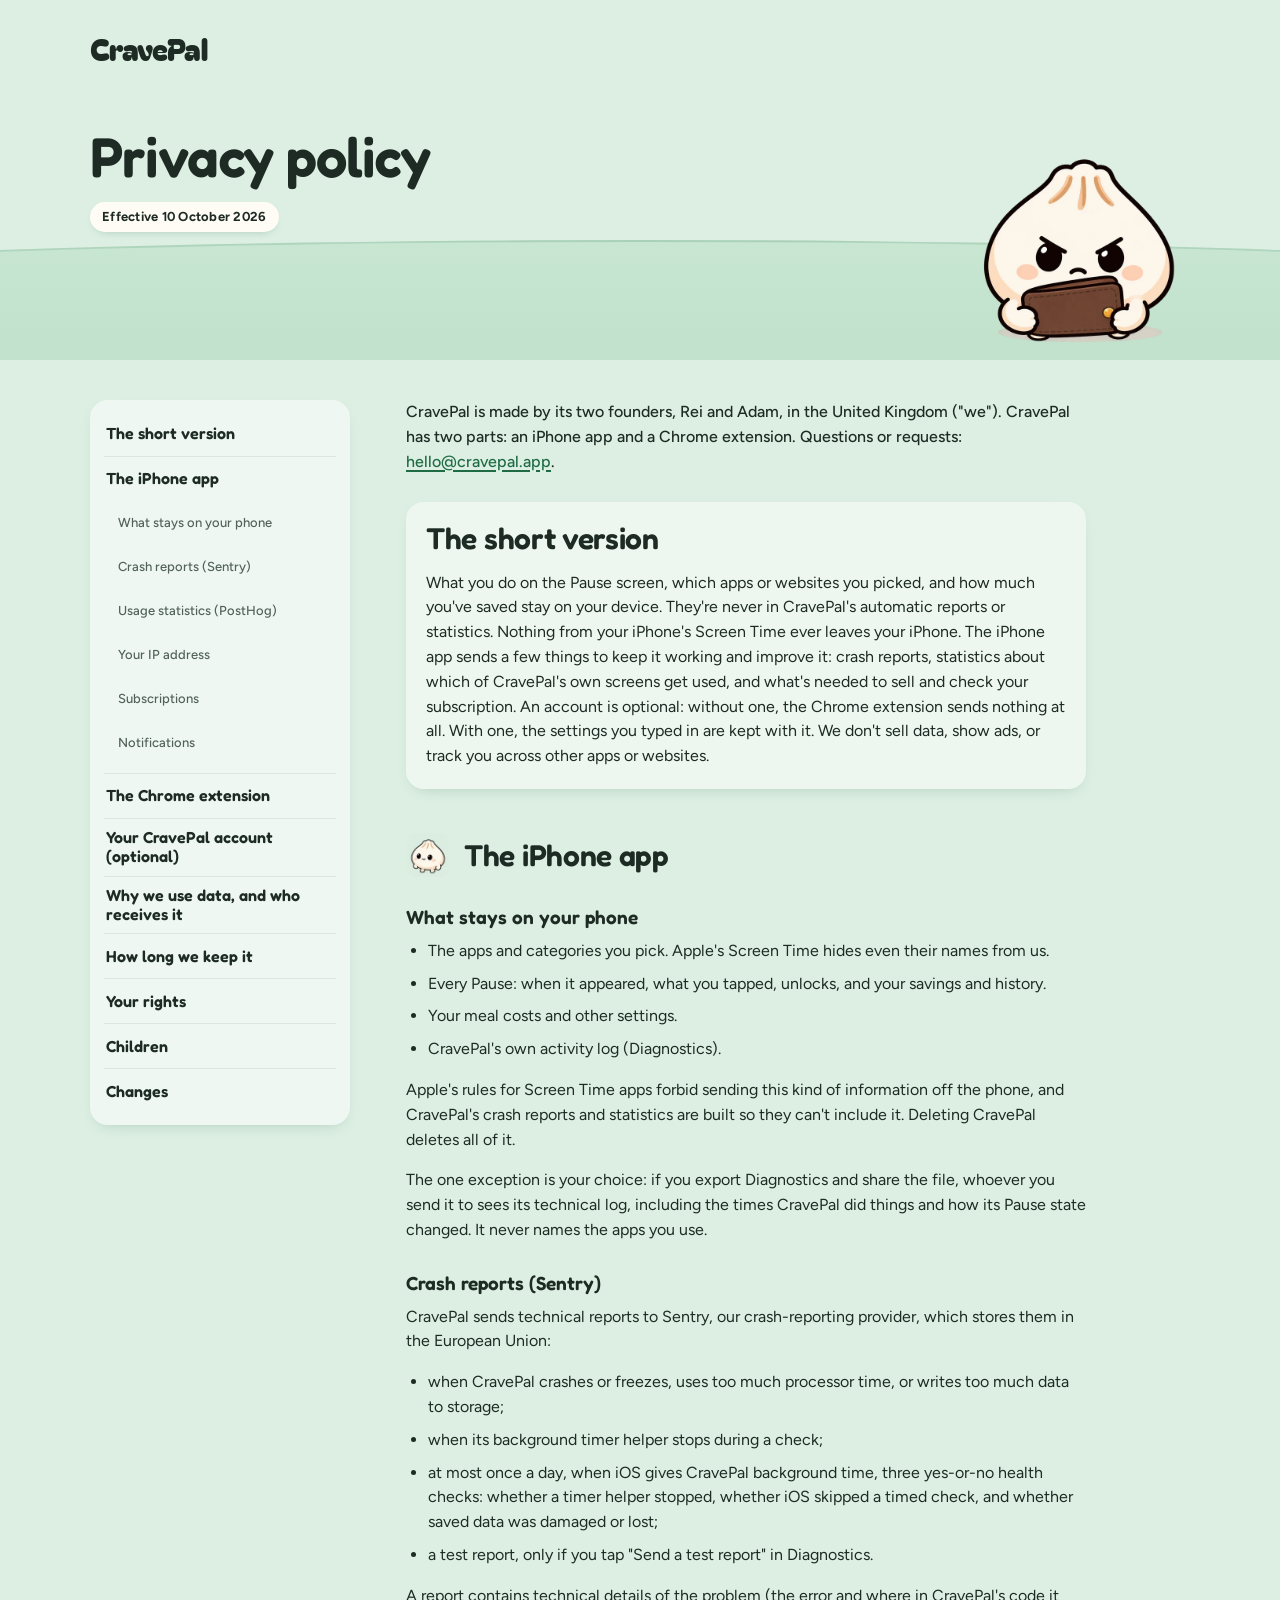
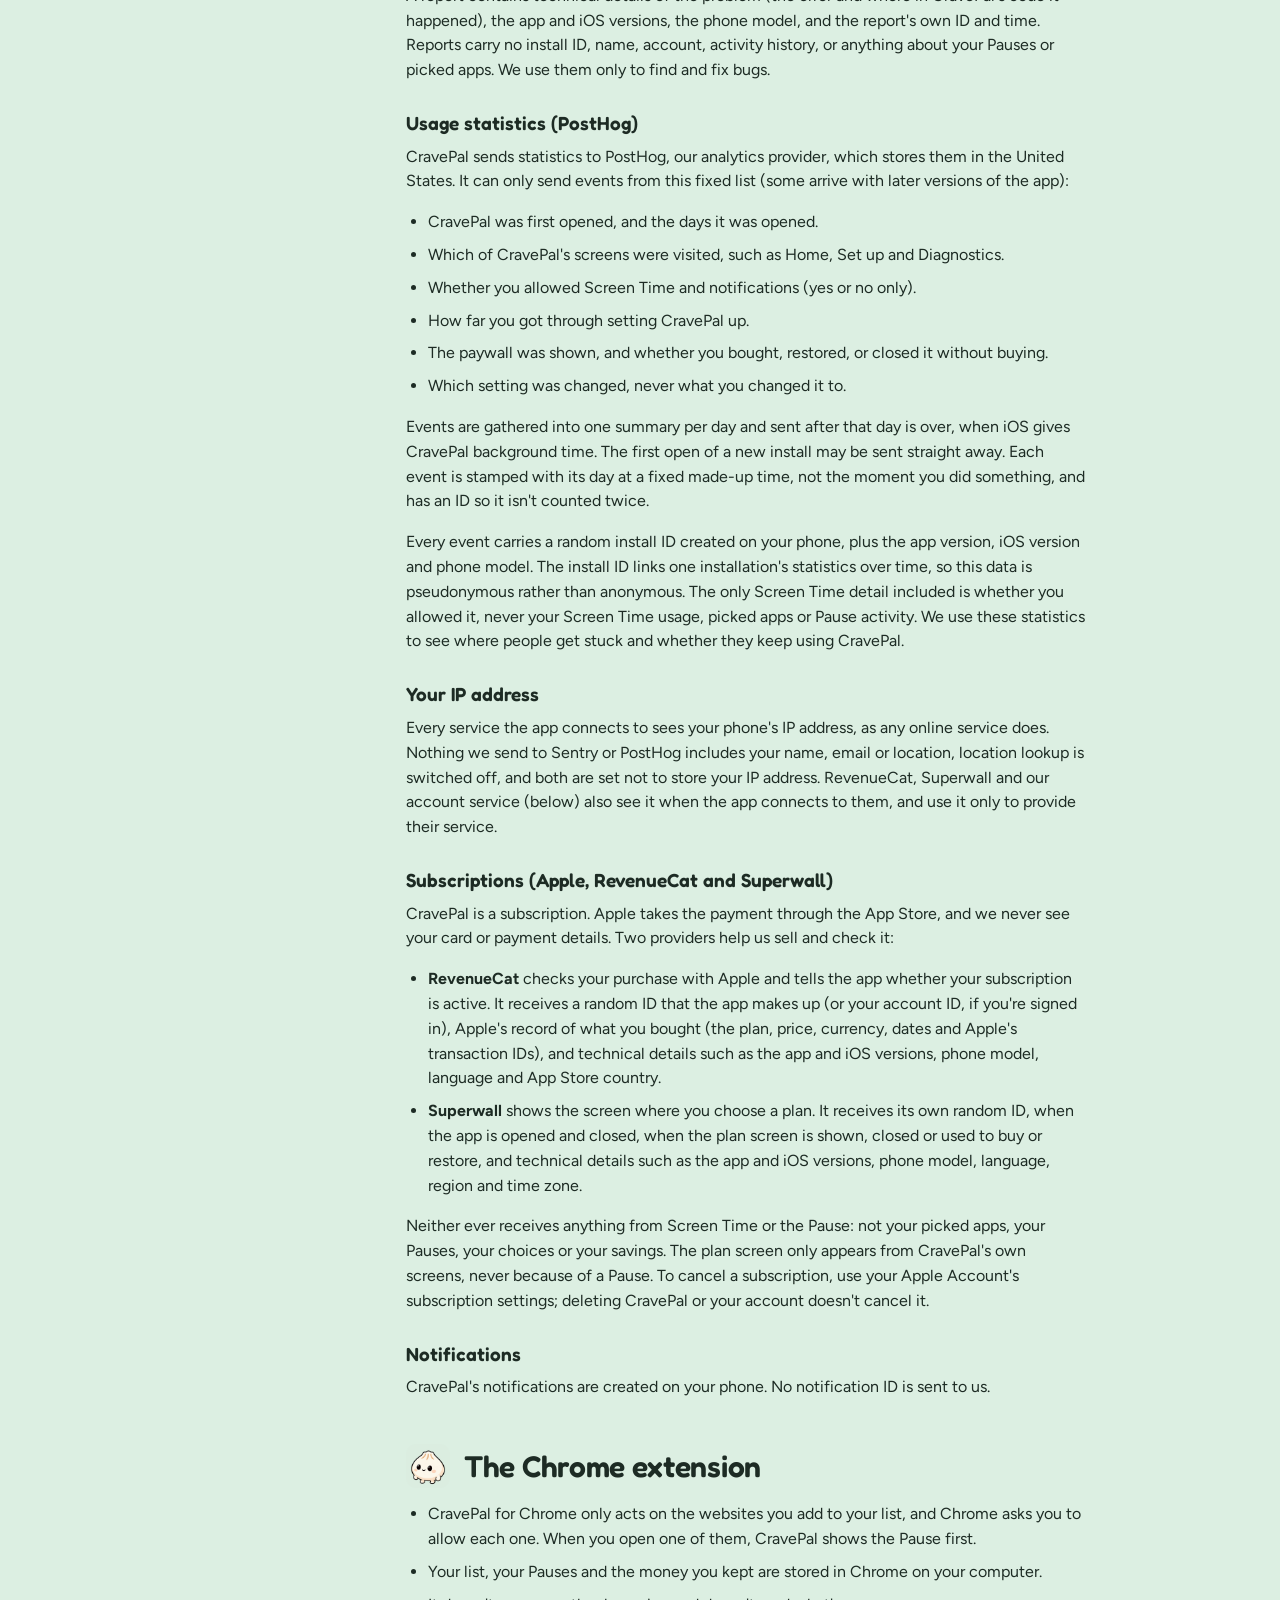
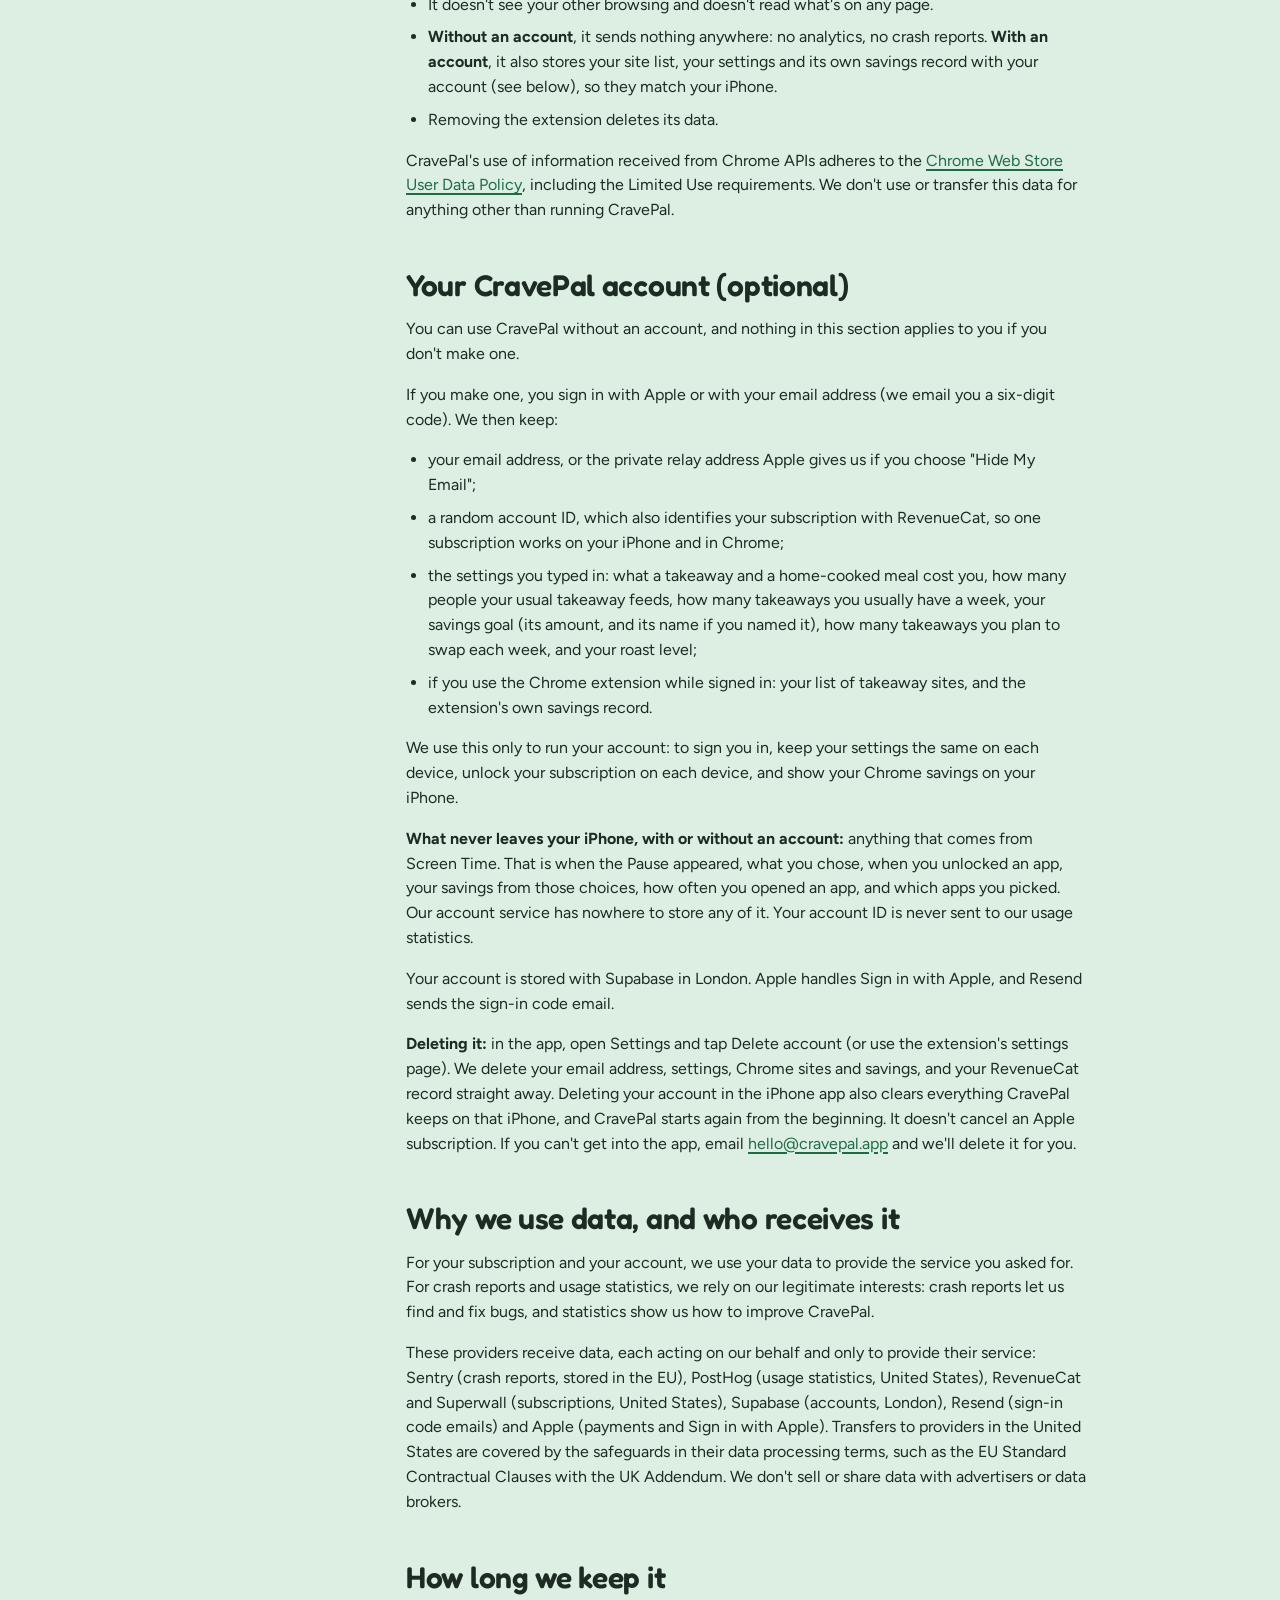
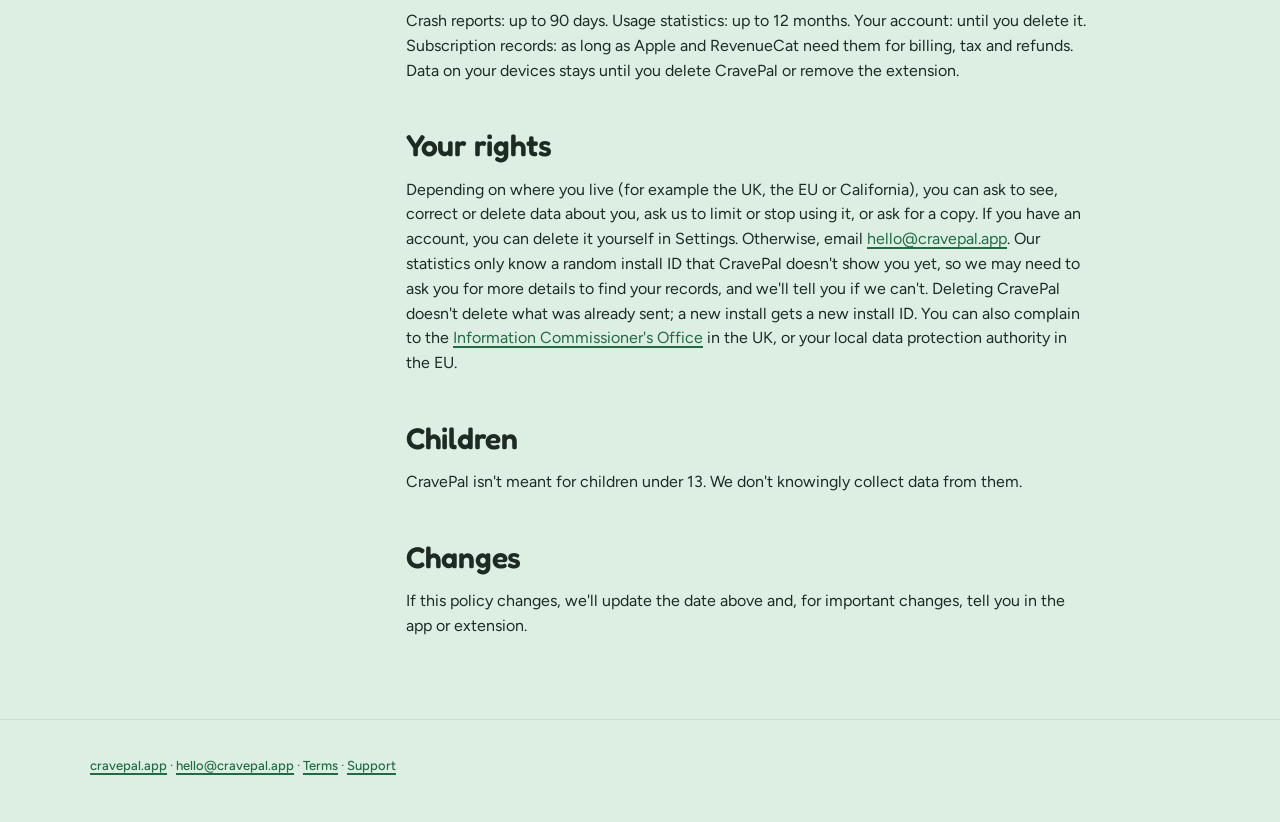
<file: privacy/index.html>
<!doctype html>
<html lang="en-GB">
<head>
<meta charset="utf-8">
<meta name="viewport" content="width=device-width, initial-scale=1">
<title>Privacy policy, CravePal</title>
<meta name="description" content="What CravePal keeps on your device, and the little it sends.">
<meta name="theme-color" content="#DCEFE2">
<link rel="icon" href="../assets/icon-32.png" sizes="32x32" type="image/png">
<link rel="apple-touch-icon" href="../assets/apple-touch-icon.png">
<link rel="preload" href="../assets/fonts/fredoka.woff2" as="font" type="font/woff2" crossorigin>
<link rel="preload" href="../assets/fonts/bagel-fat-one.woff2" as="font" type="font/woff2" crossorigin>
<link rel="preload" href="../assets/fonts/figtree.woff2" as="font" type="font/woff2" crossorigin>
<link rel="stylesheet" href="../assets/privacy.css">
<script>document.documentElement.classList.add('js')</script>
<script src="../assets/privacy.js" defer></script>
<meta property="og:type" content="website">
<meta property="og:site_name" content="CravePal">
<meta property="og:title" content="Privacy policy, CravePal">
<meta property="og:description" content="What CravePal keeps on your device, and the little it sends.">
<meta property="og:url" content="https://cravepal.app/privacy/">
<meta property="og:image" content="https://cravepal.app/assets/og-image.jpg">
<meta property="og:image:width" content="1200">
<meta property="og:image:height" content="630">
<meta property="og:image:alt" content="pal the dumpling in his bamboo steamer on a mint green wall, beside the CravePal wordmark and the words we have food at home">
<meta name="twitter:card" content="summary_large_image">
</head>
<body class="policy">
<div class="readbar" data-progress aria-hidden="true"></div>
<main>
<header class="policy-head on-tomato">
<div class="wrap">
<a class="wordmark brand" href="../">CravePal</a>
<h1>Privacy policy</h1>
<p class="date sticker">Effective 10 October 2026</p>
<div class="policy-pal-wrap">
<button class="policy-pal" type="button" data-boop aria-label="Boop pal">
<img decoding="async" src="../assets/pal/pal-grumpy.webp" width="560" height="512" alt="">
</button>
<p class="bubble bubble--policy" role="status" data-bubble hidden></p>
</div>
</div>
</header>

<div class="wrap policy-body">
<nav class="toc" aria-label="Contents">
<ol>
  <li><a href="#short-version">The short version</a></li>
  <li><a href="#iphone">The iPhone app</a>
    <ol>
      <li><a href="#on-your-phone">What stays on your phone</a></li>
      <li><a href="#crash-reports">Crash reports (Sentry)</a></li>
      <li><a href="#usage-statistics">Usage statistics (PostHog)</a></li>
      <li><a href="#ip-address">Your IP address</a></li>
      <li><a href="#purchases">Subscriptions</a></li>
      <li><a href="#notifications">Notifications</a></li>
    </ol>
  </li>
  <li><a href="#chrome">The Chrome extension</a></li>
  <li><a href="#account">Your CravePal account (optional)</a></li>
  <li><a href="#why">Why we use data, and who receives it</a></li>
  <li><a href="#how-long">How long we keep it</a></li>
  <li><a href="#rights">Your rights</a></li>
  <li><a href="#children">Children</a></li>
  <li><a href="#changes">Changes</a></li>
</ol>
</nav>

<article class="prose">

<p class="intro">CravePal is made by its two founders, Rei and Adam, in the United Kingdom ("we"). CravePal has two parts: an iPhone app and a Chrome extension. Questions or requests: <a href="mailto:hello@cravepal.app">hello@cravepal.app</a>.</p>

<div class="short sticker" id="short-version">
<h2>The short version</h2>
<p>What you do on the Pause screen, which apps or websites you picked, and how much you've saved stay on your device. They're never in CravePal's automatic reports or statistics. Nothing from your iPhone's Screen Time ever leaves your iPhone. The iPhone app sends a few things to keep it working and improve it: crash reports, statistics about which of CravePal's own screens get used, and what's needed to sell and check your subscription. An account is optional: without one, the Chrome extension sends nothing at all. With one, the settings you typed in are kept with it. We don't sell data, show ads, or track you across other apps or websites.</p>
</div>

<h2 class="part" id="iphone"><img decoding="async" src="../assets/app-icon.webp" width="52" height="52" alt="">The iPhone app</h2>

<h3 id="on-your-phone">What stays on your phone</h3>
<ul>
  <li>The apps and categories you pick. Apple's Screen Time hides even their names from us.</li>
  <li>Every Pause: when it appeared, what you tapped, unlocks, and your savings and history.</li>
  <li>Your meal costs and other settings.</li>
  <li>CravePal's own activity log (Diagnostics).</li>
</ul>
<p>Apple's rules for Screen Time apps forbid sending this kind of information off the phone, and CravePal's crash reports and statistics are built so they can't include it. Deleting CravePal deletes all of it.</p>
<p>The one exception is your choice: if you export Diagnostics and share the file, whoever you send it to sees its technical log, including the times CravePal did things and how its Pause state changed. It never names the apps you use.</p>

<h3 id="crash-reports">Crash reports (Sentry)</h3>
<p>CravePal sends technical reports to Sentry, our crash-reporting provider, which stores them in the European Union:</p>
<ul>
  <li>when CravePal crashes or freezes, uses too much processor time, or writes too much data to storage;</li>
  <li>when its background timer helper stops during a check;</li>
  <li>at most once a day, when iOS gives CravePal background time, three yes-or-no health checks: whether a timer helper stopped, whether iOS skipped a timed check, and whether saved data was damaged or lost;</li>
  <li>a test report, only if you tap "Send a test report" in Diagnostics.</li>
</ul>
<p>A report contains technical details of the problem (the error and where in CravePal's code it happened), the app and iOS versions, the phone model, and the report's own ID and time. Reports carry no install ID, name, account, activity history, or anything about your Pauses or picked apps. We use them only to find and fix bugs.</p>

<h3 id="usage-statistics">Usage statistics (PostHog)</h3>
<p>CravePal sends statistics to PostHog, our analytics provider, which stores them in the United States. It can only send events from this fixed list (some arrive with later versions of the app):</p>
<ul>
  <li>CravePal was first opened, and the days it was opened.</li>
  <li>Which of CravePal's screens were visited, such as Home, Set up and Diagnostics.</li>
  <li>Whether you allowed Screen Time and notifications (yes or no only).</li>
  <li>How far you got through setting CravePal up.</li>
  <li>The paywall was shown, and whether you bought, restored, or closed it without buying.</li>
  <li>Which setting was changed, never what you changed it to.</li>
</ul>
<p>Events are gathered into one summary per day and sent after that day is over, when iOS gives CravePal background time. The first open of a new install may be sent straight away. Each event is stamped with its day at a fixed made-up time, not the moment you did something, and has an ID so it isn't counted twice.</p>
<p>Every event carries a random install ID created on your phone, plus the app version, iOS version and phone model. The install ID links one installation's statistics over time, so this data is pseudonymous rather than anonymous. The only Screen Time detail included is whether you allowed it, never your Screen Time usage, picked apps or Pause activity. We use these statistics to see where people get stuck and whether they keep using CravePal.</p>

<h3 id="ip-address">Your IP address</h3>
<p>Every service the app connects to sees your phone's IP address, as any online service does. Nothing we send to Sentry or PostHog includes your name, email or location, location lookup is switched off, and both are set not to store your IP address. RevenueCat, Superwall and our account service (below) also see it when the app connects to them, and use it only to provide their service.</p>

<h3 id="purchases">Subscriptions (Apple, RevenueCat and Superwall)</h3>
<p>CravePal is a subscription. Apple takes the payment through the App Store, and we never see your card or payment details. Two providers help us sell and check it:</p>
<ul>
  <li><strong>RevenueCat</strong> checks your purchase with Apple and tells the app whether your subscription is active. It receives a random ID that the app makes up (or your account ID, if you're signed in), Apple's record of what you bought (the plan, price, currency, dates and Apple's transaction IDs), and technical details such as the app and iOS versions, phone model, language and App Store country.</li>
  <li><strong>Superwall</strong> shows the screen where you choose a plan. It receives its own random ID, when the app is opened and closed, when the plan screen is shown, closed or used to buy or restore, and technical details such as the app and iOS versions, phone model, language, region and time zone.</li>
</ul>
<p>Neither ever receives anything from Screen Time or the Pause: not your picked apps, your Pauses, your choices or your savings. The plan screen only appears from CravePal's own screens, never because of a Pause. To cancel a subscription, use your Apple Account's subscription settings; deleting CravePal or your account doesn't cancel it.</p>

<h3 id="notifications">Notifications</h3>
<p>CravePal's notifications are created on your phone. No notification ID is sent to us.</p>

<h2 class="part" id="chrome"><img decoding="async" src="../assets/icon-128.png" width="52" height="52" alt="">The Chrome extension</h2>
<ul>
  <li>CravePal for Chrome only acts on the websites you add to your list, and Chrome asks you to allow each one. When you open one of them, CravePal shows the Pause first.</li>
  <li>Your list, your Pauses and the money you kept are stored in Chrome on your computer.</li>
  <li>It doesn't see your other browsing and doesn't read what's on any page.</li>
  <li><strong>Without an account</strong>, it sends nothing anywhere: no analytics, no crash reports. <strong>With an account</strong>, it also stores your site list, your settings and its own savings record with your account (see below), so they match your iPhone.</li>
  <li>Removing the extension deletes its data.</li>
</ul>
<p>CravePal's use of information received from Chrome APIs adheres to the <a href="https://developer.chrome.com/docs/webstore/program-policies/user-data-faq">Chrome Web Store User Data Policy</a>, including the Limited Use requirements. We don't use or transfer this data for anything other than running CravePal.</p>

<h2 id="account">Your CravePal account (optional)</h2>
<p>You can use CravePal without an account, and nothing in this section applies to you if you don't make one.</p>
<p>If you make one, you sign in with Apple or with your email address (we email you a six-digit code). We then keep:</p>
<ul>
  <li>your email address, or the private relay address Apple gives us if you choose "Hide My Email";</li>
  <li>a random account ID, which also identifies your subscription with RevenueCat, so one subscription works on your iPhone and in Chrome;</li>
  <li>the settings you typed in: what a takeaway and a home-cooked meal cost you, how many people your usual takeaway feeds, how many takeaways you usually have a week, your savings goal (its amount, and its name if you named it), how many takeaways you plan to swap each week, and your roast level;</li>
  <li>if you use the Chrome extension while signed in: your list of takeaway sites, and the extension's own savings record.</li>
</ul>
<p>We use this only to run your account: to sign you in, keep your settings the same on each device, unlock your subscription on each device, and show your Chrome savings on your iPhone.</p>
<p><strong>What never leaves your iPhone, with or without an account:</strong> anything that comes from Screen Time. That is when the Pause appeared, what you chose, when you unlocked an app, your savings from those choices, how often you opened an app, and which apps you picked. Our account service has nowhere to store any of it. Your account ID is never sent to our usage statistics.</p>
<p>Your account is stored with Supabase in London. Apple handles Sign in with Apple, and Resend sends the sign-in code email.</p>
<p><strong>Deleting it:</strong> in the app, open Settings and tap Delete account (or use the extension's settings page). We delete your email address, settings, Chrome sites and savings, and your RevenueCat record straight away. Deleting your account in the iPhone app also clears everything CravePal keeps on that iPhone, and CravePal starts again from the beginning. It doesn't cancel an Apple subscription. If you can't get into the app, email <a href="mailto:hello@cravepal.app">hello@cravepal.app</a> and we'll delete it for you.</p>

<h2 id="why">Why we use data, and who receives it</h2>
<p>For your subscription and your account, we use your data to provide the service you asked for. For crash reports and usage statistics, we rely on our legitimate interests: crash reports let us find and fix bugs, and statistics show us how to improve CravePal.</p>
<p>These providers receive data, each acting on our behalf and only to provide their service: Sentry (crash reports, stored in the EU), PostHog (usage statistics, United States), RevenueCat and Superwall (subscriptions, United States), Supabase (accounts, London), Resend (sign-in code emails) and Apple (payments and Sign in with Apple). Transfers to providers in the United States are covered by the safeguards in their data processing terms, such as the EU Standard Contractual Clauses with the UK Addendum. We don't sell or share data with advertisers or data brokers.</p>

<h2 id="how-long">How long we keep it</h2>
<p>Crash reports: up to 90 days. Usage statistics: up to 12 months. Your account: until you delete it. Subscription records: as long as Apple and RevenueCat need them for billing, tax and refunds. Data on your devices stays until you delete CravePal or remove the extension.</p>

<h2 id="rights">Your rights</h2>
<p>Depending on where you live (for example the UK, the EU or California), you can ask to see, correct or delete data about you, ask us to limit or stop using it, or ask for a copy. If you have an account, you can delete it yourself in Settings. Otherwise, email <a href="mailto:hello@cravepal.app">hello@cravepal.app</a>. Our statistics only know a random install ID that CravePal doesn't show you yet, so we may need to ask you for more details to find your records, and we'll tell you if we can't. Deleting CravePal doesn't delete what was already sent; a new install gets a new install ID. You can also complain to the <a href="https://ico.org.uk/make-a-complaint/">Information Commissioner's Office</a> in the UK, or your local data protection authority in the EU.</p>

<h2 id="children">Children</h2>
<p>CravePal isn't meant for children under 13. We don't knowingly collect data from them.</p>

<h2 id="changes">Changes</h2>
<p>If this policy changes, we'll update the date above and, for important changes, tell you in the app or extension.</p>

</article>
</div>
</main>

<footer class="policy-foot on-tomato"><div class="wrap"><a href="../">cravepal.app</a> <span aria-hidden="true">·</span> <a href="mailto:hello@cravepal.app">hello@cravepal.app</a> <span aria-hidden="true">·</span> <a href="../terms/">Terms</a> <span aria-hidden="true">·</span> <a href="../support/">Support</a></div></footer>
<div class="storm" aria-hidden="true" data-storm-layer></div>
<p class="sr-only" role="status" data-announce></p>
</body>
</html>
</file>
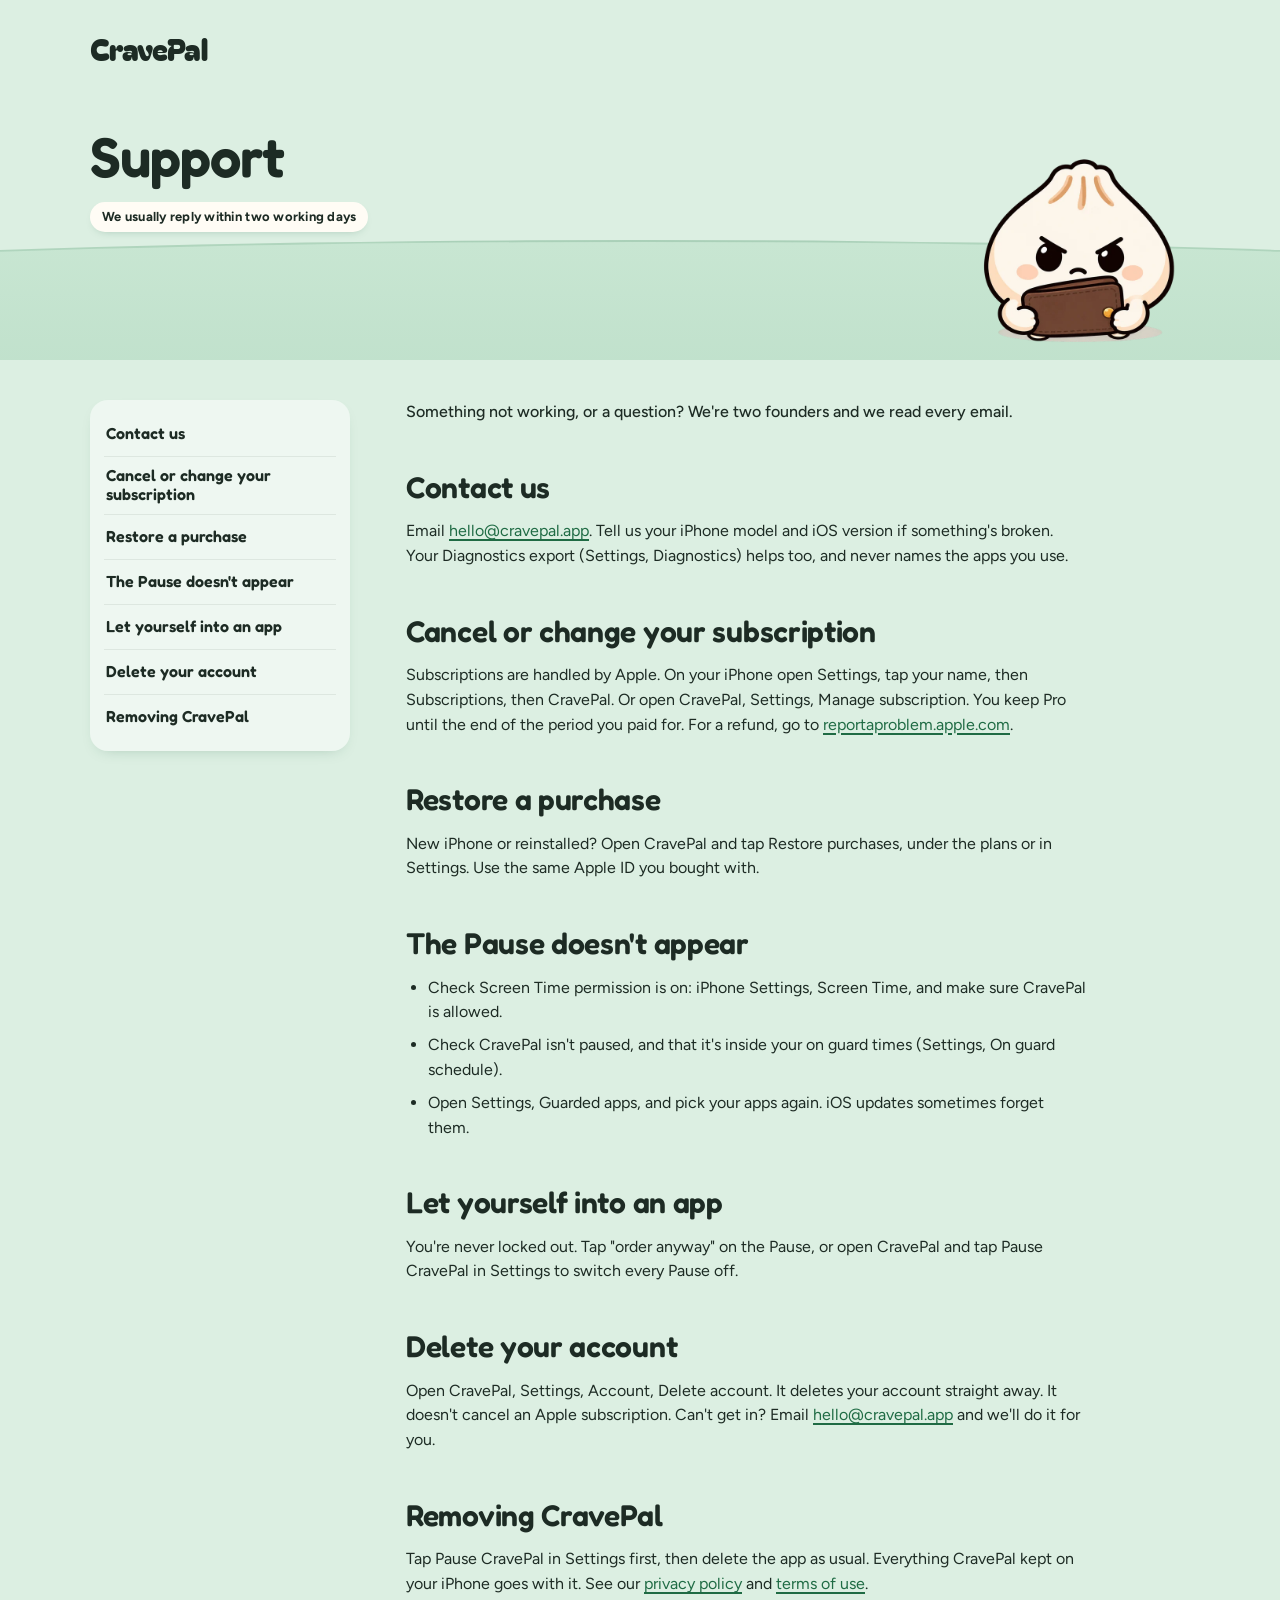
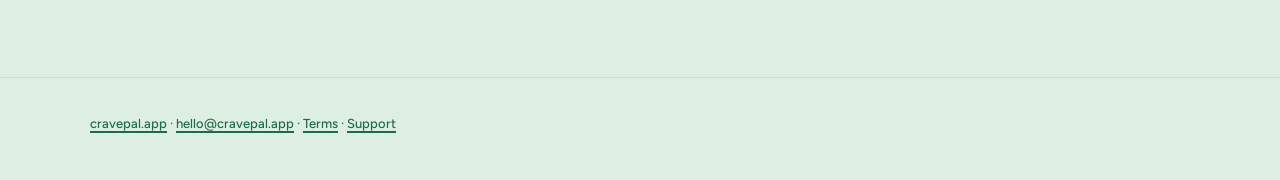
<file: support/index.html>
<!doctype html>
<html lang="en-GB">
<head>
<meta charset="utf-8">
<meta name="viewport" content="width=device-width, initial-scale=1">
<title>Support, CravePal</title>
<meta name="description" content="Help with CravePal: setting up, the Pause, subscriptions and your account.">
<meta name="theme-color" content="#DCEFE2">
<link rel="icon" href="../assets/icon-32.png" sizes="32x32" type="image/png">
<link rel="apple-touch-icon" href="../assets/apple-touch-icon.png">
<link rel="preload" href="../assets/fonts/fredoka.woff2" as="font" type="font/woff2" crossorigin>
<link rel="preload" href="../assets/fonts/bagel-fat-one.woff2" as="font" type="font/woff2" crossorigin>
<link rel="preload" href="../assets/fonts/figtree.woff2" as="font" type="font/woff2" crossorigin>
<link rel="stylesheet" href="../assets/privacy.css">
<script>document.documentElement.classList.add('js')</script>
<script src="../assets/privacy.js" defer></script>
<meta property="og:type" content="website">
<meta property="og:site_name" content="CravePal">
<meta property="og:title" content="Support, CravePal">
<meta property="og:description" content="Help with CravePal: setting up, the Pause, subscriptions and your account.">
<meta property="og:url" content="https://cravepal.app/support/">
<meta property="og:image" content="https://cravepal.app/assets/og-image.jpg">
<meta property="og:image:width" content="1200">
<meta property="og:image:height" content="630">
<meta property="og:image:alt" content="pal the dumpling in his bamboo steamer on a mint green wall, beside the CravePal wordmark and the words we have food at home">
<meta name="twitter:card" content="summary_large_image">
</head>
<body class="policy">
<div class="readbar" data-progress aria-hidden="true"></div>
<main>
<header class="policy-head on-tomato">
<div class="wrap">
<a class="wordmark brand" href="../">CravePal</a>
<h1>Support</h1>
<p class="date sticker">We usually reply within two working days</p>
<div class="policy-pal-wrap">
<button class="policy-pal" type="button" data-boop aria-label="Boop pal">
<img decoding="async" src="../assets/pal/pal-grumpy.webp" width="560" height="512" alt="">
</button>
<p class="bubble bubble--policy" role="status" data-bubble hidden></p>
</div>
</div>
</header>

<div class="wrap policy-body">
<nav class="toc" aria-label="Contents">
<ol>
  <li><a href="#contact">Contact us</a></li>
  <li><a href="#cancel">Cancel or change your subscription</a></li>
  <li><a href="#restore">Restore a purchase</a></li>
  <li><a href="#pause-missing">The Pause doesn't appear</a></li>
  <li><a href="#stuck">Let yourself into an app</a></li>
  <li><a href="#delete">Delete your account</a></li>
  <li><a href="#removing">Removing CravePal</a></li>
</ol>
</nav>

<article class="prose">

<p class="intro">Something not working, or a question? We're two founders and we read every email.</p>

<h2 id="contact">Contact us</h2>
<p>Email <a href="mailto:hello@cravepal.app">hello@cravepal.app</a>. Tell us your iPhone model and iOS version if something's broken. Your Diagnostics export (Settings, Diagnostics) helps too, and never names the apps you use.</p>

<h2 id="cancel">Cancel or change your subscription</h2>
<p>Subscriptions are handled by Apple. On your iPhone open Settings, tap your name, then Subscriptions, then CravePal. Or open CravePal, Settings, Manage subscription. You keep Pro until the end of the period you paid for. For a refund, go to <a href="https://reportaproblem.apple.com">reportaproblem.apple.com</a>.</p>

<h2 id="restore">Restore a purchase</h2>
<p>New iPhone or reinstalled? Open CravePal and tap Restore purchases, under the plans or in Settings. Use the same Apple ID you bought with.</p>

<h2 id="pause-missing">The Pause doesn't appear</h2>
<ul>
  <li>Check Screen Time permission is on: iPhone Settings, Screen Time, and make sure CravePal is allowed.</li>
  <li>Check CravePal isn't paused, and that it's inside your on guard times (Settings, On guard schedule).</li>
  <li>Open Settings, Guarded apps, and pick your apps again. iOS updates sometimes forget them.</li>
</ul>

<h2 id="stuck">Let yourself into an app</h2>
<p>You're never locked out. Tap "order anyway" on the Pause, or open CravePal and tap Pause CravePal in Settings to switch every Pause off.</p>

<h2 id="delete">Delete your account</h2>
<p>Open CravePal, Settings, Account, Delete account. It deletes your account straight away. It doesn't cancel an Apple subscription. Can't get in? Email <a href="mailto:hello@cravepal.app">hello@cravepal.app</a> and we'll do it for you.</p>

<h2 id="removing">Removing CravePal</h2>
<p>Tap Pause CravePal in Settings first, then delete the app as usual. Everything CravePal kept on your iPhone goes with it. See our <a href="../privacy/">privacy policy</a> and <a href="../terms/">terms of use</a>.</p>

</article>
</div>
</main>

<footer class="policy-foot on-tomato"><div class="wrap"><a href="../">cravepal.app</a> <span aria-hidden="true">·</span> <a href="mailto:hello@cravepal.app">hello@cravepal.app</a> <span aria-hidden="true">·</span> <a href="../terms/">Terms</a> <span aria-hidden="true">·</span> <a href="../support/">Support</a></div></footer>
<div class="storm" aria-hidden="true" data-storm-layer></div>
<p class="sr-only" role="status" data-announce></p>
</body>
</html>
</file>
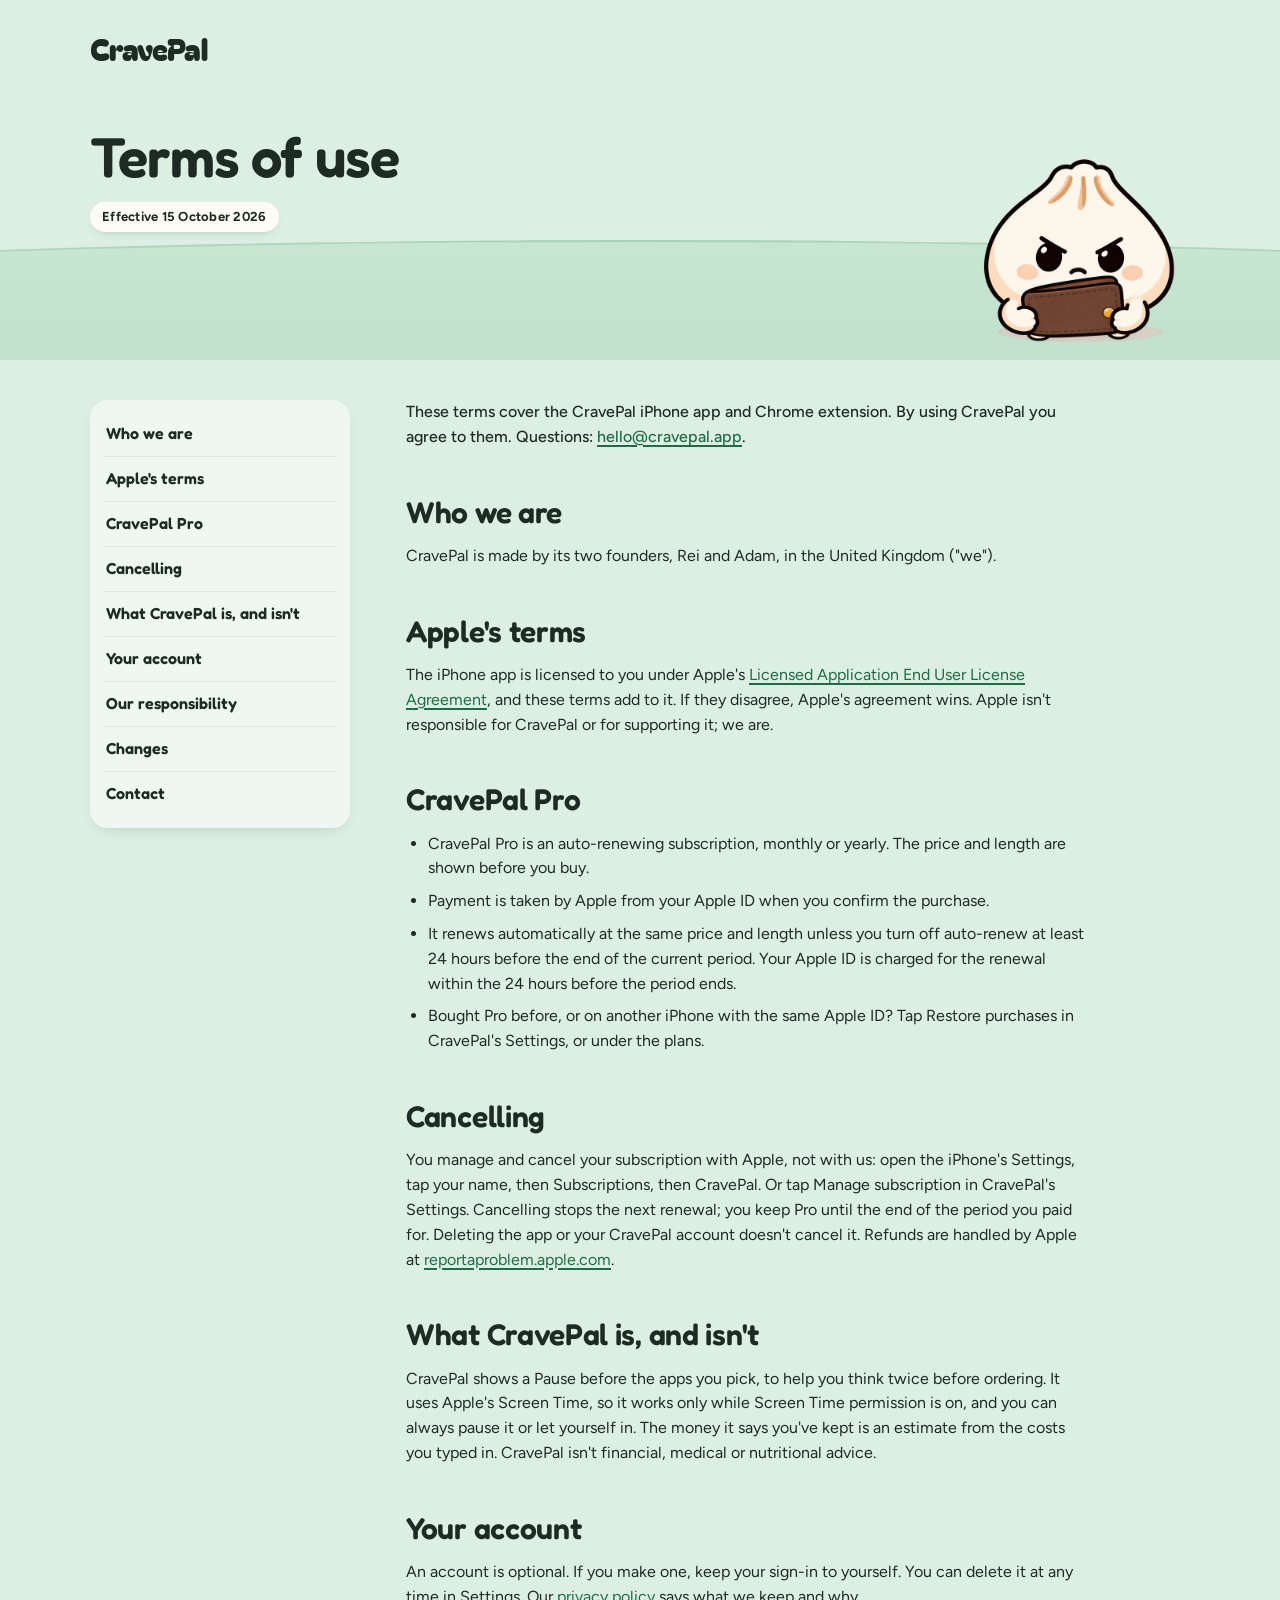
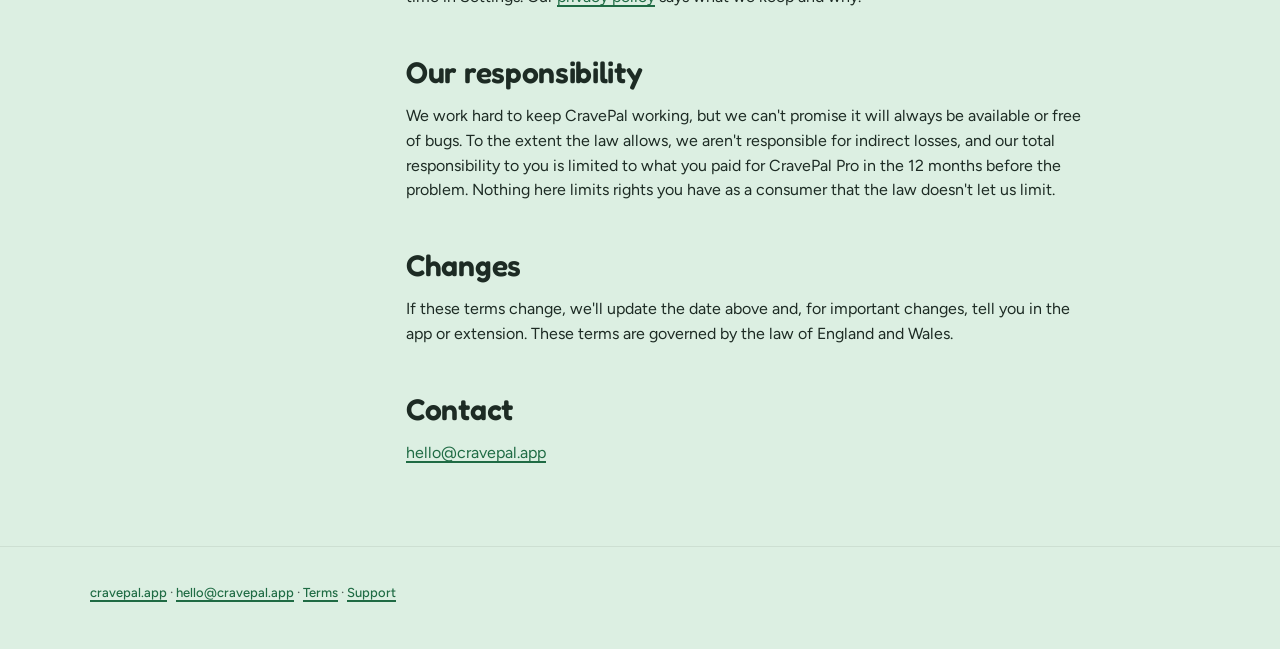
<file: terms/index.html>
<!doctype html>
<html lang="en-GB">
<head>
<meta charset="utf-8">
<meta name="viewport" content="width=device-width, initial-scale=1">
<title>Terms of use, CravePal</title>
<meta name="description" content="The terms for using CravePal and CravePal Pro.">
<meta name="theme-color" content="#DCEFE2">
<link rel="icon" href="../assets/icon-32.png" sizes="32x32" type="image/png">
<link rel="apple-touch-icon" href="../assets/apple-touch-icon.png">
<link rel="preload" href="../assets/fonts/fredoka.woff2" as="font" type="font/woff2" crossorigin>
<link rel="preload" href="../assets/fonts/bagel-fat-one.woff2" as="font" type="font/woff2" crossorigin>
<link rel="preload" href="../assets/fonts/figtree.woff2" as="font" type="font/woff2" crossorigin>
<link rel="stylesheet" href="../assets/privacy.css">
<script>document.documentElement.classList.add('js')</script>
<script src="../assets/privacy.js" defer></script>
<meta property="og:type" content="website">
<meta property="og:site_name" content="CravePal">
<meta property="og:title" content="Terms of use, CravePal">
<meta property="og:description" content="The terms for using CravePal and CravePal Pro.">
<meta property="og:url" content="https://cravepal.app/terms/">
<meta property="og:image" content="https://cravepal.app/assets/og-image.jpg">
<meta property="og:image:width" content="1200">
<meta property="og:image:height" content="630">
<meta property="og:image:alt" content="pal the dumpling in his bamboo steamer on a mint green wall, beside the CravePal wordmark and the words we have food at home">
<meta name="twitter:card" content="summary_large_image">
</head>
<body class="policy">
<div class="readbar" data-progress aria-hidden="true"></div>
<main>
<header class="policy-head on-tomato">
<div class="wrap">
<a class="wordmark brand" href="../">CravePal</a>
<h1>Terms of use</h1>
<p class="date sticker">Effective 15 October 2026</p>
<div class="policy-pal-wrap">
<button class="policy-pal" type="button" data-boop aria-label="Boop pal">
<img decoding="async" src="../assets/pal/pal-grumpy.webp" width="560" height="512" alt="">
</button>
<p class="bubble bubble--policy" role="status" data-bubble hidden></p>
</div>
</div>
</header>

<div class="wrap policy-body">
<nav class="toc" aria-label="Contents">
<ol>
  <li><a href="#who">Who we are</a></li>
  <li><a href="#apple">Apple's terms</a></li>
  <li><a href="#pro">CravePal Pro</a></li>
  <li><a href="#cancel">Cancelling</a></li>
  <li><a href="#what-it-is">What CravePal is, and isn't</a></li>
  <li><a href="#account">Your account</a></li>
  <li><a href="#liability">Our responsibility</a></li>
  <li><a href="#changes">Changes</a></li>
  <li><a href="#contact">Contact</a></li>
</ol>
</nav>

<article class="prose">

<p class="intro">These terms cover the CravePal iPhone app and Chrome extension. By using CravePal you agree to them. Questions: <a href="mailto:hello@cravepal.app">hello@cravepal.app</a>.</p>

<h2 id="who">Who we are</h2>
<p>CravePal is made by its two founders, Rei and Adam, in the United Kingdom ("we").</p>

<h2 id="apple">Apple's terms</h2>
<p>The iPhone app is licensed to you under Apple's <a href="https://www.apple.com/legal/internet-services/itunes/dev/stdeula/">Licensed Application End User License Agreement</a>, and these terms add to it. If they disagree, Apple's agreement wins. Apple isn't responsible for CravePal or for supporting it; we are.</p>

<h2 id="pro">CravePal Pro</h2>
<ul>
  <li>CravePal Pro is an auto-renewing subscription, monthly or yearly. The price and length are shown before you buy.</li>
  <li>Payment is taken by Apple from your Apple ID when you confirm the purchase.</li>
  <li>It renews automatically at the same price and length unless you turn off auto-renew at least 24 hours before the end of the current period. Your Apple ID is charged for the renewal within the 24 hours before the period ends.</li>
  <li>Bought Pro before, or on another iPhone with the same Apple ID? Tap Restore purchases in CravePal's Settings, or under the plans.</li>
</ul>

<h2 id="cancel">Cancelling</h2>
<p>You manage and cancel your subscription with Apple, not with us: open the iPhone's Settings, tap your name, then Subscriptions, then CravePal. Or tap Manage subscription in CravePal's Settings. Cancelling stops the next renewal; you keep Pro until the end of the period you paid for. Deleting the app or your CravePal account doesn't cancel it. Refunds are handled by Apple at <a href="https://reportaproblem.apple.com">reportaproblem.apple.com</a>.</p>

<h2 id="what-it-is">What CravePal is, and isn't</h2>
<p>CravePal shows a Pause before the apps you pick, to help you think twice before ordering. It uses Apple's Screen Time, so it works only while Screen Time permission is on, and you can always pause it or let yourself in. The money it says you've kept is an estimate from the costs you typed in. CravePal isn't financial, medical or nutritional advice.</p>

<h2 id="account">Your account</h2>
<p>An account is optional. If you make one, keep your sign-in to yourself. You can delete it at any time in Settings. Our <a href="../privacy/">privacy policy</a> says what we keep and why.</p>

<h2 id="liability">Our responsibility</h2>
<p>We work hard to keep CravePal working, but we can't promise it will always be available or free of bugs. To the extent the law allows, we aren't responsible for indirect losses, and our total responsibility to you is limited to what you paid for CravePal Pro in the 12 months before the problem. Nothing here limits rights you have as a consumer that the law doesn't let us limit.</p>

<h2 id="changes">Changes</h2>
<p>If these terms change, we'll update the date above and, for important changes, tell you in the app or extension. These terms are governed by the law of England and Wales.</p>

<h2 id="contact">Contact</h2>
<p><a href="mailto:hello@cravepal.app">hello@cravepal.app</a></p>

</article>
</div>
</main>

<footer class="policy-foot on-tomato"><div class="wrap"><a href="../">cravepal.app</a> <span aria-hidden="true">·</span> <a href="mailto:hello@cravepal.app">hello@cravepal.app</a> <span aria-hidden="true">·</span> <a href="../terms/">Terms</a> <span aria-hidden="true">·</span> <a href="../support/">Support</a></div></footer>
<div class="storm" aria-hidden="true" data-storm-layer></div>
<p class="sr-only" role="status" data-announce></p>
</body>
</html>
</file>
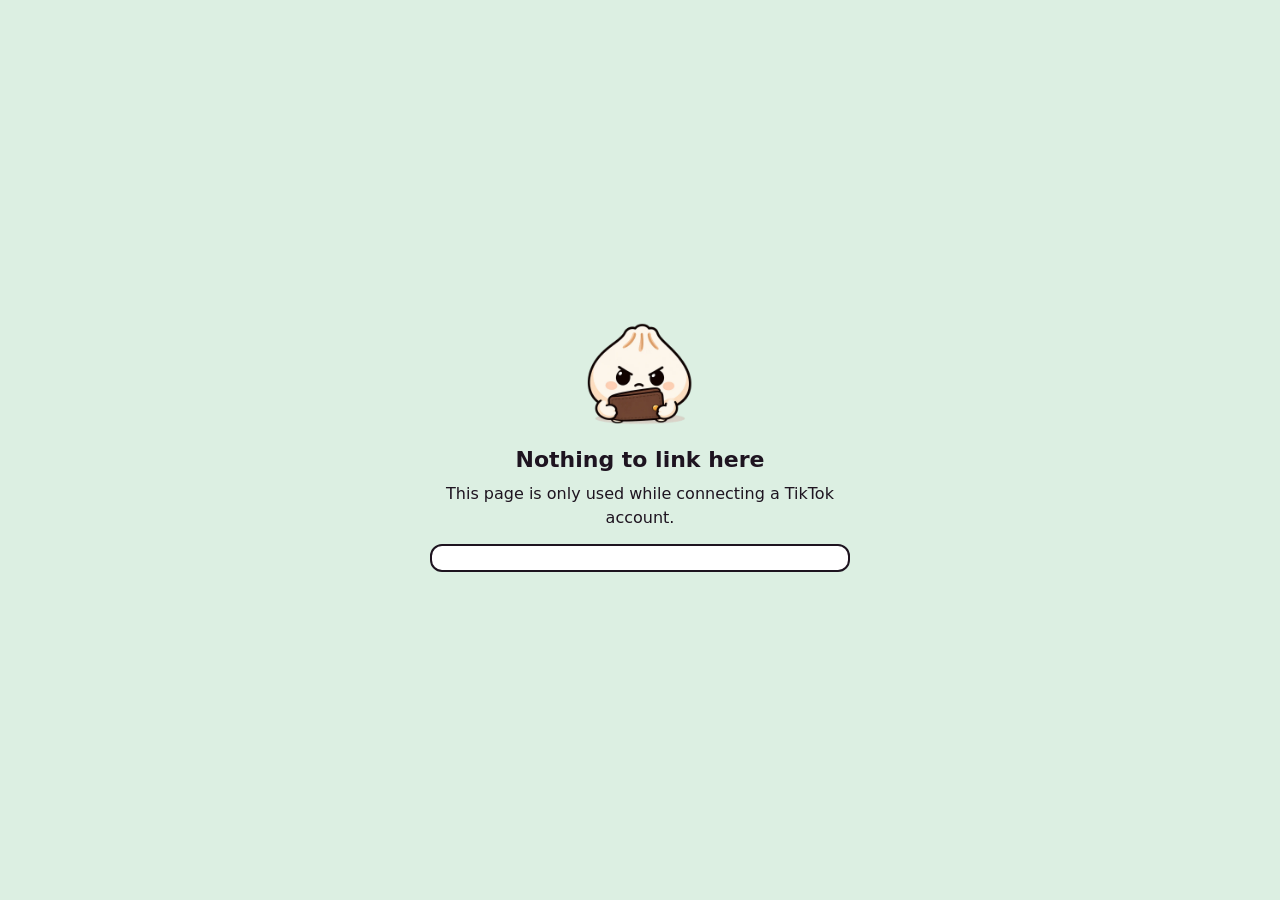
<file: tiktok/index.html>
<!doctype html>
<html lang="en-GB">
<head>
<meta charset="utf-8">
<meta name="viewport" content="width=device-width, initial-scale=1">
<meta name="robots" content="noindex">
<title>Linking TikTok, CravePal</title>
<link rel="icon" href="../assets/icon-32.png" sizes="32x32" type="image/png">
<style>
  body{margin:0;min-height:100vh;display:grid;place-items:center;background:#DCEFE2;color:#1E1420;font:16px/1.5 system-ui,-apple-system,sans-serif;padding:24px;box-sizing:border-box;text-align:center}
  main{max-width:420px;width:100%}
  img{width:120px;height:auto}
  h1{font-size:22px;margin:10px 0 6px}
  p{margin:0 0 14px}
  code{display:block;background:#fff;border:2px solid #1E1420;border-radius:12px;padding:12px;font:13px ui-monospace,Menlo,monospace;word-break:break-all;text-align:left;margin-bottom:12px}
  button{font:600 16px system-ui;background:#F0533A;color:#fff;border:0;border-radius:999px;padding:12px 26px;cursor:pointer}
</style>
</head>
<body>
<main>
  <img src="../assets/pal/pal-grumpy.webp" alt="">
  <h1 id="t">Almost done</h1>
  <p id="m">Copy this and paste it as a message in the CravePal Discord. The bot will finish linking the account.</p>
  <code id="c" hidden></code>
  <button id="b" hidden>Copy</button>
</main>
<script>
// TikTok sends the sign-in back here. The code below is single-use, expires in a
// few minutes and is useless without CravePal's own app secret, which only the
// bot has. Nothing is stored or sent anywhere by this page.
(function () {
  var q = new URLSearchParams(location.search);
  var t = document.getElementById('t'), m = document.getElementById('m');
  if (q.get('error')) { t.textContent = 'Not linked'; m.textContent = q.get('error_description') || q.get('error'); return; }
  if (!q.get('code') || !q.get('state')) { t.textContent = 'Nothing to link here'; m.textContent = 'This page is only used while connecting a TikTok account.'; return; }
  var text = 'tiktok-link ' + q.get('state') + ' ' + q.get('code');
  var c = document.getElementById('c'), b = document.getElementById('b');
  c.textContent = text; c.hidden = false; b.hidden = false;
  b.onclick = function () {
    (navigator.clipboard ? navigator.clipboard.writeText(text) : Promise.reject()).then(function () { b.textContent = 'Copied ✓'; }, function () {
      var r = document.createRange(); r.selectNodeContents(c); var s = getSelection(); s.removeAllRanges(); s.addRange(r); b.textContent = 'Selected, now copy';
    });
  };
})();
</script>
</body>
</html>
</file>
<file: assets/home.css>
/* cravepal.app, the page around the story scenes. CravePal Design Standards (design/adam-design-standards):
   a mint wall, the curved sage floor where pal appears big, colour only on objects, ink text, borderless see-through
   cards, pill buttons with a solid lip, paper speech bubbles. The app's fonts: Fredoka for headings, numbers and buttons
   (600) and pal's speech (500), Figtree for reading and labels. Only the CravePal wordmark keeps Bagel Fat One, as the logo does.
   The hero extends the app scale for the web. */

@font-face{font-family:"Bagel Fat One";src:url(fonts/bagel-fat-one.woff2) format("woff2");font-weight:400;font-display:swap}
@font-face{font-family:Fredoka;src:url(fonts/fredoka.woff2) format("woff2");font-weight:300 700;font-display:swap}
@font-face{font-family:Figtree;src:url(fonts/figtree.woff2) format("woff2");font-weight:400 700;font-display:swap}

:root{
  --wall:#DCEFE2;--floor-top:#C8E6D2;--floor:#BFE0CB;--horizon:rgba(31,107,68,.14);--contact:rgba(21,77,49,.32);
  --ink:#1D2B24;--muted:#52615A;--link:#1F6B44;--paper:#FFFCF5;
  --card:rgba(255,255,255,.5);--card-shadow:0 6px 16px -10px rgba(23,87,58,.35);--divider:rgba(29,43,36,.08);
  --primary:#1F6B44;--primary-lip:#154D31;--secondary:rgba(255,255,255,.6);--secondary-lip:rgba(23,87,58,.18);
  --floating:0 4px 10px -6px rgba(23,87,58,.35);--bubble-shadow:drop-shadow(0 5px 6px rgba(23,87,58,.22));
  --gold:#F2BE4A;--coin-ring:#D3962C;--coin-mark:#6B4A12;--stand-in:#FF7A45;
  --display:Fredoka,ui-rounded,"SF Pro Rounded",system-ui,sans-serif;--text:Figtree,-apple-system,system-ui,sans-serif;
  --brand:"Bagel Fat One",ui-rounded,"SF Pro Rounded",system-ui,sans-serif;
  --gut:max(20px,4vw,calc((100vw - 1680px) / 2));
  color-scheme:light
}
*,*::before,*::after{box-sizing:border-box}
html{scroll-behavior:smooth;-webkit-text-size-adjust:100%}
body{margin:0;background:var(--wall);color:var(--ink);font:500 15px/1.45 var(--text);overflow-x:hidden}
img,svg{display:block;max-width:100%}
h1,h2,p,dl,dd{margin:0}
p{text-wrap:pretty}
h1,h2{text-wrap:balance}
a{color:inherit}
button{font:inherit;color:inherit}
::selection{background:#CDE8D6}
:focus-visible{outline:3px solid var(--primary);outline-offset:3px;border-radius:6px}
.sr-only{position:absolute!important;width:1px;height:1px;margin:-1px;padding:0;overflow:hidden;clip:rect(0 0 0 0);white-space:nowrap;border:0}
.skip{position:absolute;left:12px;top:-60px;z-index:50;padding:12px 18px;border-radius:999px;background:var(--paper);box-shadow:var(--floating);font:600 16px/1.21 var(--display);text-decoration:none}
.skip:focus{top:12px}

/* type, the README's roles */
.section-label{font:700 13px/1.35 var(--text);letter-spacing:.26px}
.lede{font:400 16px/1.5 var(--text);max-width:34em}
.scene-note{font:500 13px/1.35 var(--text);color:var(--muted)}

/* Button: pills with a solid lip that press down 3px */
.btn{display:inline-flex;align-items:center;justify-content:center;gap:10px;min-height:52px;padding:0 28px;border:0;border-radius:999px;font:600 16px/1.21 var(--display);text-decoration:none;cursor:pointer;transition:transform 80ms ease-out,box-shadow 80ms ease-out}
.btn span{font-family:var(--text)}
.btn--primary{background:var(--primary);color:var(--paper);box-shadow:0 4px 0 var(--primary-lip)}
.btn--primary:active{transform:translateY(3px);box-shadow:0 1px 0 var(--primary-lip)}
.btn--secondary{background:var(--secondary);color:var(--ink);box-shadow:0 4px 0 var(--secondary-lip)}
.btn--secondary:active{transform:translateY(3px);box-shadow:0 1px 0 var(--secondary-lip)}

/* SpeechBubble: paper, radius 16, one soft shadow over bubble and tail, a small tail pointing at pal */
.bubble{position:relative;width:max-content;max-width:150px;padding:9px 13px;border-radius:16px;background:var(--paper);color:var(--ink);font:500 15px/1.25 var(--display);filter:var(--bubble-shadow)}
.bubble::after{content:"";position:absolute;left:22px;bottom:-8px;border:8px solid transparent;border-bottom:0;border-top:9px solid var(--paper)}

/* Card: the one surface */
.card{background:var(--card);border-radius:18px;box-shadow:var(--card-shadow)}

/* the curved sage floor pal stands on: a wide shallow arch with its 2px horizon line */
.floor{position:absolute;z-index:0;left:-40%;right:-40%;bottom:0;height:var(--floor-h,200px);border-top:2px solid var(--horizon);border-radius:50% 50% 0 0 / 70px 70px 0 0;background:linear-gradient(var(--floor-top),var(--floor) 150px);pointer-events:none}
.pal-button{display:block;padding:0;border:0;background:none;cursor:pointer;border-radius:24px}
.pal-button img{width:100%;height:auto}

/* masthead: the wordmark on the left, the coming soon chip on the right, the lamp hangs between them */
.masthead{position:absolute;z-index:6;top:0;left:0;right:0;display:flex;align-items:center;justify-content:space-between;gap:12px;min-height:44px;padding:22px var(--gut) 0}
.brand{display:block;width:150px;border-radius:8px}
.soon-chip{display:inline-flex;align-items:center;gap:6px;min-height:34px;padding:0 13px 0 9px;border-radius:999px;background:var(--paper);box-shadow:var(--floating);font:600 16px/1.21 var(--display);white-space:nowrap}
.soon-chip svg{width:22px;height:22px}

/* hero: pal's kitchen, wider. Words on the left, pal on the floor on the right */
.hero{position:relative;overflow:hidden;min-height:max(640px,min(100svh,900px));padding:150px var(--gut) 0;--floor-h:30%}
.kitchen{position:absolute;inset:0;pointer-events:none}
.kitchen svg :is(path,rect,circle,ellipse,line){stroke-width:2.2px;vector-effect:non-scaling-stroke}
.k-lamp{position:absolute;z-index:1;top:0;left:66%;width:120px;margin-left:-60px}
.k-window{position:absolute;z-index:1;left:calc(66% - 350px);top:41%;width:164px}
.k-shelf{position:absolute;z-index:1;left:calc(66% + 205px);top:47%;width:184px}
.hero-copy{position:relative;z-index:3;max-width:480px;padding-top:6vh}
.hero-copy .section-label{color:var(--muted);margin-bottom:14px}
.hero h1{font:600 56px/1.1 var(--display);letter-spacing:-1.1px;margin-bottom:20px}
.hero h1 span{white-space:nowrap}
.hero .lede{margin-bottom:30px;text-wrap:pretty}
.hero-pal{position:absolute;z-index:2;left:66%;bottom:max(6%,26px);width:380px;margin-left:-190px}
.hero-pal .bubble{position:absolute;left:78%;bottom:84%;max-width:170px;white-space:nowrap}

/* the strip between the hero and the story */
.story-intro{position:relative;z-index:1;display:flex;justify-content:space-between;gap:16px;padding:22px var(--gut);background:var(--floor);font:700 13px/1.35 var(--text);letter-spacing:.26px}
.story-intro span{color:var(--muted)}

/* chapters outside the pinned scenes */
.chapter{position:relative;overflow:hidden;padding:40px var(--gut) 0}
.chapter-heading{position:relative;z-index:3;display:flex;justify-content:space-between;align-items:center;gap:16px}
.chapter-heading .section-label{display:flex;align-items:center;gap:10px}
.chapter-number{display:inline-grid;place-items:center;min-width:34px;height:26px;padding:0 10px;border-radius:999px;background:var(--secondary);box-shadow:var(--floating);font:600 13px/1 var(--display);letter-spacing:0}

/* 03: the Pause, with pal big on the floor */
.pause-chapter{--floor-h:150px}
.pause-layout{position:relative;z-index:2;display:grid;grid-template-columns:1fr minmax(320px,440px);align-items:end;gap:40px;padding:56px 0 46px}
.pause-word{font:600 56px/1.1 var(--display);letter-spacing:-1.1px;margin-bottom:18px}
.pause-copy .lede{margin-bottom:28px}
.pause-copy{align-self:center;padding-bottom:110px}
.pause-stage{position:relative;display:flex;flex-direction:column;align-items:center}
.pause-stage img{width:min(100%,380px);height:auto;margin-top:22px}
.bubble--story{max-width:264px;padding:12px 18px;text-align:center}
.bubble--story::after{left:50%;margin-left:-8px}
.bubble--story h2{font:500 19px/1.3 var(--display)}
.bubble--story span{display:block;margin-top:4px;font:500 13px/1.35 var(--text);color:var(--muted)}

/* 05: the money */
.money{--floor-h:140px;min-height:700px;display:flex;flex-direction:column}
.money .money-layout{flex:1}
.money-layout{position:relative;z-index:2;display:grid;grid-template-columns:1fr minmax(340px,560px);gap:48px;align-items:end;padding:56px 0 34px}
.money h2{font:600 56px/1.1 var(--display);letter-spacing:-1.1px;margin-bottom:26px}
.kept-amount{display:flex;align-items:baseline;gap:14px;margin-bottom:22px}
.kept-amount span{font:600 56px/1.21 var(--display);letter-spacing:-1.1px;font-variant-numeric:tabular-nums}
.kept-amount b{font:500 19px/1.25 var(--display)}
.money-copy{align-self:start;padding-bottom:0}
.money-art{display:grid;grid-template-columns:1fr 250px;align-items:end;gap:20px}
.example{padding:12px 14px 14px}
.example-head{font:700 13px/1.35 var(--text);letter-spacing:.26px;padding:2px 0 8px}
.example div{display:flex;align-items:center;justify-content:space-between;gap:12px;min-height:52px;border-top:1.5px solid var(--divider)}
.example dt{display:flex;align-items:center;gap:12px;font:600 16px/1.21 var(--display)}
.example dt svg{width:28px;height:28px;flex:none}
.example dd{font:600 16px/1.21 var(--display);font-variant-numeric:tabular-nums}
.example .example-total dt{padding-left:40px}
.example-note{padding-top:8px;border-top:1.5px solid var(--divider);font:500 13px/1.35 var(--text);color:var(--muted)}
.money-pal{position:relative;text-align:center}
.money-annotation{display:block;margin-top:6px;font:500 13px/1.35 var(--text);color:var(--muted)}

/* privacy */
.privacy-section{position:relative;padding:72px var(--gut)}
.privacy-section>.section-label{color:var(--muted);margin-bottom:16px}
.privacy-columns{display:grid;grid-template-columns:1fr minmax(320px,560px);gap:48px;align-items:start}
.privacy-columns h2{font:600 56px/1.1 var(--display);letter-spacing:-1.1px}
.privacy-copy{padding:20px 22px;display:grid;gap:14px}
.privacy-copy p{font:400 16px/1.5 var(--text)}
.privacy-copy p:first-child{display:flex;gap:12px;align-items:flex-start}
.privacy-copy p svg{width:24px;height:24px;flex:none;margin-top:1px}
.privacy-copy a{font:600 13px/1.35 var(--text);color:var(--link);text-decoration-thickness:1.5px;text-underline-offset:3px;justify-self:start;padding:10px 0}

/* footer: pal stands on the floor at the bottom of the page */
.footer{position:relative;overflow:hidden;padding:64px var(--gut) 0;--floor-h:150px}
.footer-top{position:relative;z-index:2;display:grid;grid-template-columns:1fr minmax(280px,420px);gap:40px;align-items:end}
.footer-title{font:600 56px/1.1 var(--display);letter-spacing:-1.1px}
.footer-cta{display:grid;gap:8px;justify-items:start}
.footer-launch{font:600 16px/1.21 var(--display)}
.footer-cta .btn{margin-top:16px}
.footer-pal{position:relative;z-index:2;width:200px;margin:30px auto 0}
.footer-pal img{width:100%;height:auto}
.footer .floor{top:88%;bottom:auto;height:1000px;left:-100vw;right:-100vw;z-index:-2}
.footer-pal::after{content:"";position:absolute;left:12%;right:12%;bottom:2px;height:20px;border-radius:50%;background:radial-gradient(closest-side,var(--contact),transparent);z-index:-1}
.footer-wordmark{position:relative;z-index:2;padding:24px 0 28px;border-bottom:1.5px solid var(--divider)}
.footer-base{position:relative;z-index:2;display:flex;flex-wrap:wrap;justify-content:space-between;align-items:center;gap:8px 24px;padding:26px 0 30px;font:500 13px/1.35 var(--text)}
.footer-base a{min-height:44px;display:inline-flex;align-items:center;text-underline-offset:3px}
.secret{min-height:44px;padding:0;border:0;background:none;font:500 13px/1.35 var(--text);color:var(--muted);cursor:pointer;text-decoration:underline;text-underline-offset:3px}

/* the Pause demo: a small pop-up card over the page, pal on his own bit of floor */
.pause-dialog{width:min(400px,calc(100vw - 32px));max-width:none;max-height:calc(100svh - 32px);margin:auto;padding:14px 20px 18px;border:0;border-radius:28px;background:var(--wall);color:var(--ink);box-shadow:0 24px 60px rgba(29,43,36,.3);overflow:auto;overflow-x:hidden}
.pause-dialog::backdrop{background:rgba(29,43,36,.45)}
.dialog-top{display:flex;align-items:center;justify-content:space-between;gap:12px}
.dialog-top .section-label{color:var(--muted);font-size:11px}
.close-dialog{display:grid;place-items:center;flex:none;width:44px;height:44px;padding:0;border:0;border-radius:50%;background:var(--secondary);box-shadow:var(--floating);color:var(--ink);cursor:pointer}
.close-dialog svg{width:20px;height:20px}
.dialog-content{display:flex;flex-direction:column-reverse;gap:14px;margin-top:4px;text-align:center}
.dialog-content .section-label{color:var(--muted)}
.dialog-content h2{min-height:2.3em;font:600 32px/1.15 var(--display);letter-spacing:-.3px;margin:8px 0 10px}
.dialog-content h2:focus{outline:none}
.dialog-content p:not(.section-label){min-height:4.5em;margin:0 auto;font:400 15px/1.5 var(--text);max-width:24em}
.demo-actions{display:grid;gap:10px;margin-top:16px}
.dialog-pal{position:relative;height:170px;margin:0 -20px}
.dialog-pal::before{content:"";position:absolute;left:0;right:0;bottom:-14px;height:52px;border-top:2px solid var(--horizon);border-radius:50% 50% 0 0 / 26px 26px 0 0;background:linear-gradient(var(--floor-top),var(--floor))}
.dialog-pal img{position:absolute;inset:0 0 6px;width:100%;height:calc(100% - 6px);object-fit:contain;object-position:center bottom}
.dialog-pal:has(img[src*="idle"])::after{content:"";position:absolute;left:50%;bottom:2px;width:120px;height:16px;margin-left:-60px;border-radius:50%;background:radial-gradient(closest-side,var(--contact),transparent)}   /* the one pose drawn without its own contact shadow */
.demo-note{margin:14px 0 0;text-align:center;font:500 12px/1.4 var(--text);color:var(--muted)}
@media (max-height:700px){.dialog-pal{height:120px}}
@media (max-height:600px){.pause-dialog{padding:10px 16px 12px}.dialog-pal{height:96px}.dialog-content{gap:8px}.dialog-content h2{font-size:28px;margin:4px 0 6px}.dialog-content p:not(.section-label){font-size:14px}.demo-actions{margin-top:10px;gap:8px}.demo-note{margin-top:8px;font-size:11px}.dialog-pal::before{bottom:-4px}}   /* the smallest phones: the whole card fits without scrolling */
@media (prefers-reduced-motion:no-preference){
  .pause-dialog[open]{animation:pause-pop .34s cubic-bezier(.2,1.25,.4,1) both}
  .pause-dialog[open]::backdrop{animation:pause-fade .2s ease both}
}
@keyframes pause-pop{from{opacity:0;transform:translateY(14px) scale(.92)}}
@keyframes pause-fade{from{opacity:0}}

/* easter eggs: a shower of pals or of gold coins (falling, never floating) */
.effects{position:fixed;inset:0;z-index:40;pointer-events:none;overflow:hidden}
.effect-pal,.effect-coin{position:absolute;top:-90px;animation:fall var(--duration,2.4s) cubic-bezier(.45,0,.75,1) var(--delay,0s) forwards}
.effect-pal{width:76px;height:auto}
.effect-coin{display:grid;place-items:center;width:34px;height:34px;border-radius:50%;background:var(--gold);border:2px solid var(--ink);box-shadow:inset 0 0 0 3px var(--coin-ring);font:600 16px/1 var(--display);color:var(--coin-mark)}
@keyframes fall{to{transform:translateY(calc(100vh + 120px)) rotate(var(--turn,120deg))}}

/* phones and narrow tablets */
@media (max-width:760px){
  :root{--gut:20px}
  .masthead{padding-top:16px}
  .brand{width:124px}
  .soon-chip .soon-wide{display:none}
  .hero{min-height:0;padding:0;--floor-h:120px}
  .kitchen{position:relative;height:440px}
  .k-lamp{left:50%;width:96px;margin-left:-48px}
  .k-window{left:16px;top:142px;width:104px}
  .k-shelf{left:auto;right:12px;top:214px;width:112px}
  .hero-pal{left:50%;bottom:auto;width:196px;margin-left:-98px;position:absolute;top:238px}
  .hero-pal .bubble{left:62%;bottom:94%;max-width:150px}
  .hero .floor{bottom:auto;top:330px;height:140px}
  .hero-copy{max-width:none;margin-top:0;padding:30px 20px 40px;border-radius:28px 28px 0 0;background:var(--wall);box-shadow:0 -6px 16px -12px rgba(23,87,58,.35)}
  .hero h1{font-size:30px;letter-spacing:-.3px;line-height:1.21;margin-bottom:12px}
  .hero .lede{margin-bottom:24px}
  .hero .btn{width:100%}
  .story-intro{flex-direction:column;gap:2px}
  .chapter{padding-top:28px}
  .chapter-heading .scene-note{display:none}
  .pause-layout,.money-layout,.privacy-columns,.footer-top{grid-template-columns:1fr;gap:28px}
  .pause-layout{padding:28px 0 30px}
  .pause-word,.money h2,.privacy-columns h2,.footer-title{font-size:30px;letter-spacing:-.3px;line-height:1.21}
  .pause-copy{padding-bottom:0}
  .pause-copy .btn,.footer-cta .btn{width:100%}
  .footer-cta{justify-items:stretch}
  .pause-stage img{width:250px}
  .money{min-height:0}
  .money-layout{padding:28px 0 40px}
  .money-copy{padding-bottom:0}
  .kept-amount span{font-size:56px}
  .money-art{grid-template-columns:1fr;justify-items:stretch}
  .money-pal{width:190px;margin:10px auto 0}
  .privacy-section{padding:48px var(--gut)}
  .footer{padding-top:48px}
  .footer-pal{width:160px}
  .footer-base{justify-content:flex-start}
}
@media (min-width:761px) and (max-width:1100px){
  .soon-wide{display:none}
  .hero{--floor-h:26%}
  .k-lamp,.hero-pal{left:72%}
  .k-window{left:calc(72% - 290px);width:140px}
  .k-shelf{left:auto;right:12px;width:150px;top:46%}
  .hero-pal{width:280px;margin-left:-140px}
  .hero-copy{max-width:400px}
  .pause-layout,.money-layout{grid-template-columns:1fr}
  .money-art{grid-template-columns:1fr 200px}
  .privacy-columns,.footer-top{grid-template-columns:1fr}
}
@media (min-width:761px) and (max-height:768px){
  .hero{padding-top:120px}
  .hero-pal{width:280px;margin-left:-140px}
  .k-window{top:26%}
}
@media (prefers-reduced-motion:reduce){
  html{scroll-behavior:auto}
  .btn{transition:none}
  .effects{display:none}
}

/* Round 2: a single kitchen composition, with a grounded pal and a clear next step. */
.brand,.dialog-mark,.footer-wordmark{width:auto;font:400 30px/1.2 var(--brand);letter-spacing:-.6px;text-decoration:none;white-space:nowrap}
.brand{display:flex;align-items:center;min-height:44px}
.dialog-mark{font-size:22px}
.footer-wordmark{font-size:56px;line-height:1.2}
.example dd{font-size:19px;white-space:nowrap}
.hero{min-height:740px;height:min(838px,calc(100svh - 62px));padding:0 var(--gut);--floor-h:24%}
.hero-copy{position:absolute;left:var(--gut);top:24%;width:48%;max-width:590px;padding:0;background:none;box-shadow:none}
.hero-copy .section-label{margin-bottom:20px}
.hero h1{font-size:clamp(56px,6.3vw,90px);font-weight:600;line-height:1.03;letter-spacing:-1.5px;margin-bottom:24px;text-wrap:initial}
.hero h1 span{display:block}
.hero .lede{max-width:400px;margin:0}
.hero-actions{position:absolute;z-index:3;left:var(--gut);bottom:18%;display:grid;gap:16px;justify-items:start}
.hero-launch{font:700 13px/1.35 var(--text)}
.hero-pal{left:auto;right:var(--gut);bottom:52px;width:min(40vw,640px,64svh);margin:0;top:auto}
.hero-pal .pal-button{transform-origin:50% 94%}
.hero-pal .bubble{z-index:2;left:60%;right:auto;bottom:86%;max-width:200px;white-space:normal}   /* at his top right, tail on his head */
.hero-pal .bubble::after{left:16px;right:auto}
.k-lamp{left:66%;width:106px;margin-left:-53px;top:0}
.k-window{left:55%;top:24%;width:132px}
.k-shelf{left:auto;right:var(--gut);top:21%;width:144px}
.story-intro{min-height:62px;align-items:center}
@media (hover:hover) and (pointer:fine) and (prefers-reduced-motion:no-preference){
  .hero-pal .pal-button img{transform-origin:50% 94%;transition:transform 150ms ease-out}
  .hero-pal .pal-button:is(:hover,:focus-visible) img{transform:skewX(var(--pal-lean,1.5deg)) scaleY(.985)}
}
@media (min-width:761px) and (max-height:768px){
  .hero{min-height:640px;height:calc(100svh - 62px)}
  .hero-copy{top:22%}
  .hero h1{font-size:clamp(56px,6vw,80px);margin-bottom:18px}
  .hero-actions{bottom:17%}
  .hero-pal{width:min(40vw,460px,58svh);bottom:48px}
  .k-window{top:21%;width:116px}
  .k-shelf{top:21%;width:126px}
  .k-lamp{width:88px;margin-left:-44px}
}
@media (min-width:761px) and (max-width:1100px){
  .hero-copy{width:47%;top:23%}
  .hero h1{font-size:56px}
  .hero-pal{right:20px;width:42vw}
  .k-window{left:54%;width:110px}
  .k-shelf{right:20px;width:118px}
}
@media (max-width:760px){
  .brand{font-size:28px}
  .soon-chip{font-size:13px;padding:0 10px;gap:4px}
  .soon-chip svg{width:18px;height:18px}
  .hero{display:flex;flex-direction:column;align-items:center;min-height:650px;height:calc(100svh - 62px);padding:86px 20px 24px;gap:14px}
  .kitchen{position:absolute;inset:0;height:auto}
  .hero-copy{position:relative;inset:auto;width:100%;max-width:420px;margin:0;padding:0;text-align:center;border-radius:0}
  .hero-copy .section-label{margin-bottom:12px;font-size:13px}
  .hero h1{font-size:clamp(38px,11.6vw,56px);line-height:1.04;letter-spacing:-.7px;margin-bottom:14px}
  .hero .lede{max-width:310px;margin:auto;font-size:15px;line-height:1.45}
  .hero-pal{position:relative;inset:auto;width:min(74vw,34svh,300px);margin:auto 0 0;flex:none}
  .hero-pal .bubble{font-size:13px;max-width:180px;padding:8px 11px}
  .hero .floor{top:auto;bottom:0;height:31%}
  .hero-actions{position:relative;inset:auto;flex:none;width:100%;max-width:360px;justify-items:center;gap:12px;margin-top:0}
  .hero .btn{width:100%}
  .k-lamp{left:50%;width:58px;margin-left:-29px;top:-75px}
  .k-window{left:12px;top:42%;width:76px}
  .k-shelf{left:auto;right:10px;top:37%;width:82px}
  .story-intro{padding:14px 20px;gap:3px;align-items:flex-start}
  .footer-wordmark{font-size:40px}
}
@media (max-width:760px) and (max-height:700px){
  .hero{min-height:506px;padding-top:66px;padding-bottom:16px;gap:8px}
  .hero-copy .section-label{margin-bottom:8px}
  .hero h1{font-size:38px;margin-bottom:10px}
  .hero .lede{font-size:15px;max-width:300px}
  .hero-pal{width:176px;margin-top:auto}
  .hero-pal .bubble{max-width:136px}
  .hero-actions{gap:8px}
  .hero-launch{font-size:13px}
  .k-window{top:47%;width:64px;left:12px}
  .k-shelf{display:none}
.hero .floor{height:30%}
}

/* Let each floor return to the next section's mint wall. */
.floor{background:linear-gradient(var(--floor-top),var(--floor) 45%,var(--wall))}
.story-intro{background:var(--wall)}
.kitchen svg :is(path,rect,circle,ellipse,line){stroke-width:3px}
.k-lamp{left:calc(55% + 245px)}   /* hangs just right of the window, never over it */
@media (min-width:761px) and (max-width:1100px){.k-lamp{left:calc(54% + 213px)}}
@media (min-width:761px) and (max-width:1100px){.hero-pal .bubble{left:52%;max-width:160px}.hero-pal .bubble::after{left:38px}}   /* pal sits near the right edge here: keep the bubble on screen, tail still on his head */
@media (min-width:761px) and (max-width:900px){.k-lamp{display:none}}   /* no room between the window and the shelf, as on phones */
@media (max-width:760px){
  .k-lamp{display:none}
  .k-shelf{top:42%}
}
@media (max-width:520px){
  .k-shelf{display:none}
}
@media (max-width:760px) and (max-height:700px){
  .k-window{top:49%}
}
@media (prefers-reduced-motion:no-preference){
  .js .night:not(.cook){margin-bottom:-90svh}
  .pause-chapter{position:relative;z-index:13;background:var(--wall)}
}

/* The print campaign's signature, drawn in the kitchen's ink and paper. */
.hero h1 .home-word{position:relative;display:inline-block;color:var(--paper);-webkit-text-stroke:2.5px var(--ink);paint-order:stroke fill}
.home-word svg{position:absolute;left:0;bottom:-.14em;width:100%;height:.25em;overflow:visible;fill:none;stroke:var(--ink);stroke-width:3.5;stroke-linecap:round}
.hero h1{margin-bottom:34px}
.hero-pal .bubble--hero{font:500 16px/1.35 var(--display);transform:rotate(-4deg);border-radius:48% 44% 46% 42% / 42% 48% 44% 46%;padding:12px 17px}
.pal-aside{position:absolute;right:94%;top:48%;width:176px;font:600 15px/1.5 "Segoe Print","Bradley Hand",cursive;transform:rotate(-7deg);color:var(--ink)}
.pal-aside svg{width:80px;height:51px;margin:2px 0 0 68px;fill:none;stroke:currentColor;stroke-width:2;stroke-linecap:round;stroke-linejoin:round}
.chapter-number{font-variant-numeric:tabular-nums;letter-spacing:.04em}
.example{transform:rotate(-2deg);margin:6px;transform-origin:50% 80%}
.example-head{letter-spacing:.08em;text-transform:uppercase}
@media (max-width:1200px){.pal-aside{display:none}}
@media (max-width:760px){
  .hero h1{margin-bottom:24px}
  .hero h1 .home-word{-webkit-text-stroke:1.8px var(--ink)}
  .hero-pal .bubble--hero{font-size:13px;padding:9px 13px}
  .example{transform:rotate(-1deg)}
}
@media (max-width:760px) and (max-height:700px){
  .hero h1{margin-bottom:20px}
  .hero-pal .bubble--hero{max-width:136px}
}
@media (max-width:340px){.hero-pal .bubble,.hero-pal .bubble--hero{left:54%;bottom:85%;font-size:12px;max-width:none;white-space:nowrap;padding:6px 9px}.hero-pal .bubble::after{left:22px}}   /* the smallest phones: one short line where it fits, clear of the intro text */


/* BEGIN footer refresh — scoped to #privacy and #footer only. */
#privacy{padding-top:80px;padding-bottom:56px;overflow:hidden;isolation:isolate}
#privacy .privacy-columns{grid-template-columns:minmax(0,1.1fr) minmax(0,1fr);gap:clamp(32px,6vw,100px);align-items:center}
#privacy .privacy-story{min-width:0}
#privacy .privacy-copy{max-width:560px;justify-self:end;padding:28px;gap:18px}
#privacy .privacy-vignette{position:relative;width:100%;max-width:620px;aspect-ratio:600 / 370;margin-top:32px}
#privacy .ending-floor{position:absolute;z-index:-1;left:-100vw;right:-100vw;top:83%;height:1000px;border-top:2px solid var(--horizon);border-radius:50% 50% 0 0 / 70px 70px 0 0;background:linear-gradient(var(--floor-top),var(--wall) 110px)}
#privacy .privacy-drawing{width:100%;height:100%;overflow:visible}
#privacy .privacy-shackle{transform-origin:181px 76px}
#privacy .privacy-token text{font:600 15px var(--text);fill:var(--ink)}
#privacy .privacy-aside{position:absolute;right:0;top:17%;padding:12px 20px;background:var(--paper);border-radius:48% 44% 46% 42%;box-shadow:var(--floating);font:500 16px/1.4 var(--display);transform:rotate(5deg)}
#privacy .privacy-aside::after{content:"";position:absolute;left:12%;top:95%;transform:rotate(28deg);border:8px solid transparent;border-top:12px solid var(--paper);border-bottom:0}
#footer{padding-top:64px;isolation:isolate}
#footer .footer-top{align-items:center;gap:40px}
#footer .footer-cta{max-width:420px}
#footer .footer-kitchen{position:relative;margin:20px calc(-1 * var(--gut)) 0;padding:0 var(--gut)}
#footer .footer-scene{position:relative;width:min(100%,760px);aspect-ratio:720 / 340;margin:auto}
#footer .footer-drawing{width:100%;height:100%;overflow:visible}
#footer .ending-floor{position:absolute;z-index:-1;left:0;right:0;top:82%;height:1200px;border-top:2px solid var(--horizon);border-radius:50% 50% 0 0 / 12px 12px 0 0;background:linear-gradient(var(--floor-top),var(--floor) 300px)}
#footer .footer-pal-line{position:absolute;z-index:1;left:34%;top:5%;padding:12px 20px;border-radius:48% 44% 46% 42%;background:var(--paper);box-shadow:var(--floating);font:500 16px/1.4 var(--display);transform:rotate(-5deg)}
#footer .footer-pal-line::after{content:"";position:absolute;left:8%;top:96%;transform:rotate(32deg);border:8px solid transparent;border-top:12px solid var(--paper);border-bottom:0}
#footer .footer-lid{transform-origin:430px 158px}
#footer .footer-timer-hand{transform-origin:599px 251px}
#footer .footer-timer{transform-origin:599px 302px}
#footer .footer-wordmark{padding-top:8px}
#footer .footer-base{column-gap:20px}
#footer .footer-base [data-copy-email]{overflow-wrap:anywhere}
#footer .footer-cta .btn{max-width:100%;text-align:center;padding:12px 28px;overflow-wrap:anywhere}
@media(min-width:1900px){
  #privacy .privacy-vignette{max-width:680px}
  #footer .footer-scene{width:820px}
}
@media(max-width:1100px){
  #privacy .privacy-columns{grid-template-columns:minmax(0,1fr) minmax(0,1fr);gap:28px}
  #privacy .privacy-columns h2,#footer .footer-title{font-size:44px}
  #privacy .privacy-copy{padding:22px}
  #privacy .privacy-aside{font-size:13px;padding:9px 13px}
  #footer .footer-top{grid-template-columns:1fr 1fr;gap:32px}
}
@media(max-width:760px){
  #privacy{padding-top:48px;padding-bottom:40px}
  #privacy .privacy-columns{grid-template-columns:1fr;gap:24px}
  #privacy .privacy-columns h2,#footer .footer-title{font-size:clamp(30px,8.5vw,44px);line-height:1.12;letter-spacing:-.5px}
  #privacy .privacy-vignette{max-width:480px;margin:26px auto 0}
  #privacy .privacy-copy{justify-self:stretch;max-width:none;padding:22px;gap:16px}
  #privacy .privacy-aside{top:9%;font-size:13px}
  #privacy .privacy-token text{font-size:16px}
  #footer{padding-top:40px}
  #footer .footer-top{grid-template-columns:1fr;gap:24px}
  #footer .footer-cta{max-width:none}
  #footer .footer-cta .btn{width:100%;margin-top:12px}
  #footer .footer-kitchen{margin-top:32px;padding:0 8px}
  #footer .footer-pal-line{top:-8%;left:34%;font-size:13px;padding:9px 13px}
  #footer .footer-wordmark{padding-top:20px;padding-bottom:20px}
  #footer .footer-base{display:grid;grid-template-columns:1fr auto;gap:8px 16px;padding-top:16px;padding-bottom:20px}
  #footer .footer-base .secret{justify-self:end}
  #footer .footer-base a:last-child{justify-self:end}
}
@media(prefers-reduced-motion:reduce){
  #privacy .privacy-token,#privacy .privacy-shackle,#footer .footer-lid,#footer .footer-steam path,#footer .footer-timer,#footer .footer-timer-hand{transform:none!important;opacity:1!important}
  #footer .footer-cta .btn{transition:none}
}
/* END footer refresh */

/* How CravePal works: three plain steps right after the hero, so a first-time visitor knows what it is */
.how{position:relative;padding:72px var(--gut) 64px}
.how>.section-label{color:var(--muted)}
.how h2{font:600 56px/1.1 var(--display);letter-spacing:-1.1px;margin:12px 0 32px}
.how-steps{list-style:none;margin:0;padding:0;display:grid;grid-template-columns:repeat(3,minmax(0,1fr));gap:24px}
.how-step{padding:22px 24px 26px}
.how-art{position:relative;height:124px;margin:0 -8px 6px;display:flex;align-items:flex-end;justify-content:center}
.how-art::before{content:"";position:absolute;left:0;right:0;bottom:0;height:30px;border-top:2px solid var(--horizon);border-radius:50% 50% 14px 14px / 18px 18px 14px 14px;background:linear-gradient(var(--floor-top),var(--floor))}   /* pal stands on a bit of floor, never in mid-air */
.how-art img,.how-art svg{position:relative;height:104px;width:auto;margin-bottom:6px}
.how-art svg{height:88px;margin-bottom:10px}
.how-num{margin:12px 0 0}
.how-step h3{font:600 24px/1.2 var(--display);letter-spacing:-.2px;margin:10px 0 8px}
.how-step p:not(.how-num){font:500 15px/1.5 var(--text);margin:0}
@media (max-width:900px){.how-steps{grid-template-columns:1fr;max-width:520px}.how h2{font-size:40px}}
@media (max-width:760px){.how{padding:48px var(--gut) 40px}.how h2{font-size:30px;letter-spacing:-.3px;line-height:1.21;margin-bottom:22px}.how-steps{gap:16px}}
@media (prefers-reduced-motion:no-preference){
  .js .how-step{opacity:0;transform:translateY(26px)}
  .js .how.is-in .how-step{opacity:1;transform:none;transition:opacity .5s ease,transform .7s cubic-bezier(.2,.9,.25,1.1)}
  .js .how.is-in .how-step:nth-child(2){transition-delay:.18s}
  .js .how.is-in .how-step:nth-child(3){transition-delay:.36s}
}
</file>
<file: assets/scenes.css>
/* cravepal.app, the story scenes: the pinned, scroll-scrubbed kitchen (scene A, chapters 01 to 03, and scene B,
   chapter 04), drawn as pal's mint kitchen from the CravePal Design Standards: the wall, the curved floor, colour only
   on the props, ink text. It is 9pm, so the window shows the night; the room keeps its palette. home.css sets the page
   and the tokens (--wall, --floor, --ink, --paper, --card, --display, --text); this file only styles the scenes. */
.night{--system:-apple-system,BlinkMacSystemFont,"SF Pro Text","Segoe UI",system-ui,sans-serif}

/* the chef in chapter 04: Adam's bun with face layers, so his face can change */
.night .pal{position:relative;display:block;padding:0;border:0;background:none;cursor:default}
.night .pal__rig{position:absolute;inset:0;display:block;transform-origin:50% 96%}
.night .pal__rig>img,.night .pal__face,.night .pal__face img{position:absolute;inset:0;width:100%;height:100%;max-width:none}
.night .pal__face{display:block}
.night .pal__lids{opacity:0;animation:cp-blink 6.4s steps(1) infinite}
@keyframes cp-blink{0%,40%,43%,100%{opacity:0}41%,42%{opacity:1}}

/* pal's voice in the scenes: the SpeechBubble, paper with one soft shadow and a small tail pointing at pal */
.night .bubble{position:absolute;z-index:6;width:max-content;max-width:180px;padding:9px 13px;border-radius:16px;background:var(--paper);color:var(--ink);font:500 15px/1.25 var(--display);text-align:left;filter:var(--bubble-shadow)}
.night .bubble::after{content:"";position:absolute;left:22px;bottom:-8px;width:0;height:0;border:8px solid transparent;border-bottom:0;border-top:9px solid var(--paper)}

/* the page's numbered chapter headers, carried into the pinned stage; JS swaps them as the story moves on */
.sc-chaps{position:absolute;z-index:11;left:var(--gut);right:var(--gut);top:30px;pointer-events:none}
.sc-chap{position:absolute;left:0;right:0;top:0}
.sc-chap~.sc-chap{opacity:0}
.night .scene-note{text-align:right}

/* chapter 03 is introduced inside the pinned scene; the try section that follows keeps its heading for screen readers only */
.js .pause-chapter .chapter-heading{opacity:0}

/* decorative loops pause off screen (JS marks the scene) */
.motion-paused,.motion-paused *,.motion-idle *,.motion-hidden *{animation-play-state:paused!important}

/* ---------- Scene A (chapters 01 to 03): a late-night kitchen, pinned and scrubbed by scroll (JS).
   Without JS it shows one finished frame (the Pause on the phone). With reduced motion JS turns it into still panels. ---------- */
.night{position:relative;background:var(--wall);color:var(--ink)}
.night__stage{position:relative;height:100svh;overflow:hidden;background:var(--wall)}
@media (prefers-reduced-motion:no-preference){   /* in the CSS, not added by the deferred script: a reload mid-scene keeps its place */
  .js .night{height:760svh}
  .js .night.cook{height:540svh}
  .js .night .night__stage{position:sticky;top:0}
}
.nx,.n,.kx,.n-phone,.foods,.ings,.nx-glow,.n-wipe,.kx-warm{position:absolute;margin:0}

/* back: the window */
.nx-win{z-index:1;right:5vw;top:max(9%,92px);width:min(30vw,60vh);aspect-ratio:4/3;border-radius:26px;overflow:hidden}
.nx-win__sky,.nx-win__frame{position:absolute;inset:0;width:100%;height:100%}
.nx-scooter{position:absolute;left:0;bottom:7%;width:28%;height:auto;transform:translateX(160%)}
.tw{animation:twinkle 3.4s steps(1) infinite}
.tw--2{animation-duration:4.6s;animation-delay:-1.3s}
@keyframes twinkle{50%{opacity:.25}}

/* mid: clock (just past the end of "it's 9pm."), lamp, fridge */
.nx-clock{z-index:1;left:calc(var(--gut) + 56px * 4.15 + 28px);top:calc(clamp(70px,9vh,110px) + 2px);width:min(5.6vw,10vh);aspect-ratio:1}   /* just past the end of "it’s 9pm." */
.nx-clock svg{width:100%;height:100%}
.nx-clock i,.nx-clock b{position:absolute;left:50%;bottom:50%;border-radius:99px;background:var(--ink);transform-origin:50% 100%}
.nx-clock__h{width:7%;height:26%;margin-left:-3.5%;transform:rotate(270deg)}
.nx-clock__m{width:5%;height:36%;margin-left:-2.5%;background:#E27D52!important;transform:rotate(0deg)}
.nx-clock b{width:12%;height:12%;margin:0 0 -6% -6%}
.nx-lamp{z-index:2;left:45vw;top:-12%;width:min(7vw,12vh);height:30%}   /* in the clear wall between the headline and the shelf, well away from the window; hung high so it clears the shelf and the text */
@media (max-height:500px){.night:not(.cook) .nx-lamp{display:none}}
.nx-lamp svg{position:absolute;inset:0;width:100%;height:100%}
.nx-lamp__cone{position:absolute;left:50%;top:70%;width:320%;aspect-ratio:1;margin-left:-160%;border-radius:50%;background:radial-gradient(closest-side,rgba(255,233,168,.75),rgba(255,233,168,0))}   /* the lamp's soft glow */
.nx-fridge{z-index:5;left:5vw;bottom:0;height:58%;aspect-ratio:200/360}
.nx-fridge__spill{position:absolute;left:30%;bottom:-4%;width:300%;height:80%;background:radial-gradient(ellipse at 15% 85%,rgba(255,243,196,.55),rgba(255,243,196,0) 62%);opacity:0;pointer-events:none}
.nx-fridge svg,.nx-fridge__light{position:absolute;inset:0;width:100%;height:100%}
.nx-fridge svg{z-index:1}
.nx-fridge__light{z-index:1;inset:6% 10% 4%;border-radius:8%;background:radial-gradient(ellipse at 50% 30%,rgba(255,250,220,.75),rgba(255,250,220,0) 70%);opacity:0}
.nx-fridge__door{transform-origin:2% 50%}
.nx-counter{z-index:3;left:-25%;right:-25%;bottom:0;height:22%;background:linear-gradient(var(--floor-top),var(--floor) 150px);border-top:2px solid var(--horizon);border-radius:50% 50% 0 0 / 30px 30px 0 0}   /* the curved sage floor */

.nx-glow{z-index:3;left:calc(50% - 34vw);bottom:-24%;width:68vw;aspect-ratio:1;border-radius:50%;background:radial-gradient(circle,rgba(255,233,168,.45),rgba(255,233,168,0) 62%);opacity:0;pointer-events:none}

/* words */
.n-head{z-index:9;left:var(--gut);top:clamp(70px,9vh,110px);right:var(--gut);pointer-events:none;opacity:0}
.n-1{position:relative;display:block;font:600 56px/1.1 var(--display);letter-spacing:-1.1px;transform-origin:0 100%;width:max-content;color:var(--ink)}
.n-1 em{font-style:normal}
.n-2{position:relative;display:block;margin-top:16px;max-width:30em;font:400 16px/1.5 var(--text);color:var(--ink)}
/* between the fridge and the phone, above the counter */
.n-grr{z-index:9;left:calc(5vw + 100svh * .3222 + 40px);top:58%;font:600 56px/1 var(--display);letter-spacing:-1.1px;color:var(--ink);opacity:0;transform-origin:50% 50%}
/* narration boxes, left of the phone */
.n-caps{z-index:9;left:var(--gut);top:20%;width:calc(50% - 100svh * .2038 - var(--gut) - 24px)}
.cap{position:absolute;left:0;top:0;max-width:100%;width:max-content;font:600 56px/1.1 var(--display);letter-spacing:-1.1px;color:var(--ink);text-wrap:balance;opacity:0}
/* the £22 as a Card: borderless, see-through, the soft green shadow; the money in ink */
.cap--ticket{top:calc(92px - 20svh);width:min(280px,100%);padding:14px 18px 16px;background:var(--card);border-radius:18px;box-shadow:var(--card-shadow);-webkit-backdrop-filter:blur(6px);backdrop-filter:blur(6px);font:500 15px/1.35 var(--text);letter-spacing:0}
.cap--ticket .ticket-top{display:block;padding-bottom:8px;border-bottom:1.5px solid var(--divider);font:700 13px/1.35 var(--text);letter-spacing:.26px}
.cap--ticket strong{display:block;margin-top:8px;font:600 56px/1.21 var(--display);letter-spacing:-1.1px;font-variant-numeric:tabular-nums}
.cap--ticket .ticket-sub{display:block;margin-top:2px;font:500 15px/1.35 var(--text)}
.k-caps .cap--end{opacity:1}

/* front: the phone, drawn at its zoomed-in size; JS scales it back into the room. Sizes inside are cqi, 1% of its width.
   --room-*: where it stands in the room (fractions of the stage), --zoom-*: where the camera ends up. */
.n-phone{--room-l:.52;--room-b:.09;--room-h:.58;--zoom-t:.07;--zoom-h:.86;z-index:7;left:50%;top:7%;height:86%;aspect-ratio:100/211;translate:-50% 0;container-type:inline-size;
  border-radius:15% / 7.1%;background:#2B3A33;box-shadow:0 34px 40px -26px rgba(23,87,58,.6)}
/* (corner radius is a percentage: container units on the container itself would resolve against the page and bend it into a pill) */
.n-phone::before{content:"";position:absolute;inset:1.6cqi;border-radius:13.5cqi;background:var(--ink)}
.n-phone::after{content:"";position:absolute;left:-1.4cqi;top:21%;width:1.6cqi;height:6.5%;border-radius:1.2cqi 0 0 1.2cqi;background:#2B3A33;box-shadow:0 10cqi 0 #2B3A33}
/* inside, a plain takeaway app (no real brand: the orange stand-in), drawn in the system font like any app */
.n-screen{position:absolute;z-index:1;inset:4.6cqi;border-radius:11cqi;overflow:hidden;background:var(--wall);color:var(--ink);font-family:var(--system)}
.n-screen::after{content:"";position:absolute;z-index:6;top:2.4cqi;left:50%;width:26cqi;height:7cqi;margin-left:-13cqi;border-radius:4cqi;background:var(--ink)}
.app{position:absolute;z-index:1;inset:0;display:flex;flex-direction:column;padding:10cqi 6cqi 0}
.app__top{font-weight:800;font-size:max(16px,12cqi);line-height:1;letter-spacing:-.02em}
.app__view{position:relative;flex:1;overflow:hidden;margin-top:4cqi;margin-bottom:46cqi}
.app__list{display:grid;gap:4cqi}
.app__item{position:relative;display:grid;grid-template-columns:17cqi 1fr 11cqi;align-items:center;gap:4cqi;padding:3cqi;border-radius:18px;background:var(--card);box-shadow:var(--card-shadow)}
.app__item::before{content:"";position:absolute;left:28cqi;top:38%;width:25cqi;height:2cqi;border-radius:999px;background:var(--muted);box-shadow:0 5cqi 0 rgba(29,43,36,.18);opacity:var(--summary-opacity,0)}
.app__item svg{width:100%;height:auto}
.app__item span{display:grid;gap:1cqi;min-width:0}
.app__item b{font-weight:800;font-size:max(11px,5.8cqi);line-height:1.05}
.app__item i{font-style:normal;font-weight:600;font-size:max(11px,6cqi);color:#52615A}
.app__item em{position:relative;display:block;width:11cqi;height:11cqi;font-style:normal}
.app__item em span{position:absolute;inset:0;display:grid;place-items:center;border-radius:50%;font-weight:900;font-size:max(11px,7cqi);line-height:1}
.app__item em span:first-child{background:var(--paper);border:2px solid var(--ink);color:var(--ink)}
.app__item em span+span{background:var(--stand-in);color:var(--ink);opacity:0}
.app__basket{position:absolute;left:6cqi;right:6cqi;bottom:30cqi;display:flex;align-items:center;gap:3cqi;padding:3cqi 4cqi;border-radius:18px;background:var(--card);color:var(--ink);font-weight:700;font-size:max(11px,6.2cqi)}
.app__count{display:grid;place-items:center;min-width:9cqi;height:9cqi;border-radius:9cqi;background:var(--stand-in);color:var(--ink)}
.app__total{margin-left:auto;font-weight:800;font-size:max(11px,8cqi)}
/* the Pause, as the real Screen Time shield draws it: cream, pal as the icon, the system font, an ink button */
.n-pause{position:absolute;z-index:3;inset:0;display:flex;flex-direction:column;align-items:center;gap:4cqi;padding:78cqi 9cqi 0;text-align:center;background:var(--paper);color:var(--ink);opacity:1}
.n-pause__t{font-weight:700;font-size:max(11px,8.4cqi);line-height:1.15;letter-spacing:-.01em}
.n-pause__s{font-weight:400;font-size:max(11px,5.6cqi);line-height:1.3;max-width:18em}
.n-pause__b1,.n-pause__b2{position:absolute;left:8cqi;right:8cqi;display:grid;place-items:center;height:13cqi;border-radius:7cqi;font-weight:600;font-size:max(11px,6cqi)}
.n-pause__b1{bottom:23cqi;background:var(--primary);color:var(--paper)}
.n-pause__b2{bottom:8cqi;color:var(--ink)}
.n-act{position:absolute;z-index:2;left:0;right:0;bottom:7cqi;display:flex;justify-content:center;font-size:max(11px,14cqi)}
.n-btn{position:relative;background:none;color:var(--paper);border-radius:999px;font-weight:600;letter-spacing:-.02em;line-height:1;transform-origin:50% 100%;z-index:1}
.n-btn__face{position:relative;display:block;padding:.24em .8em .3em;background:var(--primary);border-radius:999px}
.n-btn__lip{position:absolute;inset:0;background:var(--primary-lip);border-radius:999px;transform:translateY(4px)}
.n-dust{position:absolute;z-index:0;left:50%;bottom:.1em;width:0;height:0}
.n-dust i{position:absolute;width:7cqi;height:7cqi;margin:-3.5cqi;border-radius:50%;background:#FFFFFF;border:2px solid var(--ink);opacity:0}
.n-hand{position:absolute;z-index:3;left:0;top:0;width:30cqi;opacity:0;transform-origin:46% 6%}   /* JS puts the fingertip (46% 6%) on the button */
.n-tap{position:absolute;z-index:2;left:50%;top:50%;width:34cqi;aspect-ratio:1;margin:-17cqi 0 0 -17cqi;border-radius:50%;border:1.8cqi solid var(--ink);opacity:0;pointer-events:none}   /* the ring a tap leaves */
/* pal lands on the order button (its top is 34cqi above the phone's bottom), squashes it, then hops up to be the Pause's icon */
.n-pal{position:absolute;z-index:2;left:50%;bottom:34cqi;width:84cqi;margin-left:-42cqi;transform-origin:50% 100%;transform:translateY(-100cqi) scale(.56)}
.n-pal img{width:100%;height:auto}
.n-bubble{position:absolute;right:88%;bottom:80%;font-size:19px;white-space:nowrap;transform-origin:90% 100%}
.n-bubble::after{left:auto;right:18px}
.n-sticker{position:absolute;z-index:3;right:100%;bottom:30%;margin-right:6cqi;padding:0 14px;min-height:34px;display:flex;align-items:center;background:var(--paper);color:var(--ink);border-radius:999px;box-shadow:var(--floating);font:600 16px/1.21 var(--display);white-space:nowrap}

.n-wipe{z-index:12;inset:0;background:var(--wall);transform:translateY(100%);pointer-events:none}

/* floating food */
.foods{z-index:6;inset:0;pointer-events:none}
.food{position:absolute;width:clamp(58px,6.2vw,112px);height:auto;transform:rotate(var(--tilt,0deg))}
.food--1{left:41vw;top:36%;--tilt:-10deg}   /* between the headline, the grumble and the phone */
.food--2{left:calc(9vw + 100svh * .3222);top:80%;--tilt:12deg}   /* low on the counter, clear of the words, the clock and the phone */
.food--3{left:78vw;top:57%;--tilt:8deg}
.food--4{left:86vw;top:25%;--tilt:-14deg}
.food--5{left:91vw;top:66%;--tilt:10deg}

/* chapter 3's explanation, right of the phone */
/* on the wall beside the phone, just under the window, so the thrown food has the counter to itself */
.n-cap{z-index:9;left:calc(50% + 100svh * .2038 + 28px);right:var(--gut);top:calc(max(9%,92px) + min(30vw,60vh) * .75 + 24px);max-width:36em}
.n-cap__title{font:600 30px/1.21 var(--display);letter-spacing:-.3px;color:var(--ink);text-wrap:balance}
.n-cap p{margin-top:10px;font:400 16px/1.5 var(--text);color:var(--ink)}   /* clear of the narration above it */
.nx-shelf{z-index:1;left:calc(5vw + 100svh * .3222 + 36px);bottom:calc(58% + 40px);width:min(13vw,22vh,190px)}   /* on the wall beside the fridge, above the hob's steam */
.nx-shelf svg{width:100%;height:auto}
.night:not(.cook) .nx-shelf{left:44vw;width:130px}
.nx svg :is(path,rect,circle,ellipse,line){stroke-width:2.2px;vector-effect:non-scaling-stroke}   /* pot steam, faint on the mint wall */
.kx-warm{z-index:3;inset:0;background:radial-gradient(ellipse at 50% 70%,rgba(255,233,168,.28),rgba(255,233,168,0) 65%);opacity:1;pointer-events:none}
.k-caps{top:12%;width:min(44vw,700px)}
.k-caps .cap--end em{font-style:normal}
.k-caps .cap--end small{display:block;margin-top:12px;font:400 16px/1.5 var(--text);letter-spacing:0;color:var(--ink)}
/* the £4 as a paper chip, like the streak chip: a soft floating shadow, no border */
.k-price{position:absolute;z-index:9;right:-2%;top:-58%;display:grid;place-items:center;align-content:center;width:42%;aspect-ratio:1;border-radius:50%;background:var(--paper);color:var(--ink);box-shadow:var(--floating);transform:rotate(8deg)}
.k-price strong{font:600 28px/1 var(--display);font-variant-numeric:tabular-nums}
.k-price span{margin-top:3px;font:600 11px/1.2 var(--text)}
.kx-hob{z-index:5;left:36vw;bottom:calc(22% - 4px);width:min(24vw,44vh);aspect-ratio:300/170}
.kx-hob__base{position:absolute;left:0;right:0;bottom:0;width:100%;height:24%}
.kx-flames{position:absolute;left:22%;right:22%;bottom:22%;height:16%;display:flex;justify-content:space-around;align-items:flex-end;opacity:1;transform-origin:50% 100%}
.kx-flames i{display:block;width:18%;height:100%;border-radius:50% 50% 40% 40%;background:linear-gradient(#FFD45C,#E27D52);transform-origin:50% 100%;animation:flame .45s ease-in-out infinite alternate}
.kx-flames i:nth-child(2){animation-delay:-.2s;height:125%}
.kx-flames i:nth-child(3){animation-delay:-.33s}
@keyframes flame{to{transform:scale(.82,1.18) skewX(-4deg)}}
.kx-pan{position:absolute;left:4%;width:88%;bottom:36%;aspect-ratio:260/110;transform-origin:88% 40%}
.kx-pan__art{position:absolute;inset:0;width:100%;height:100%;overflow:visible}
.kx-pop{position:absolute;left:30%;bottom:62%;width:24%;height:auto;opacity:0;transform-origin:50% 100%}
.kx-steam{position:absolute;left:14%;width:48%;bottom:56%;height:170%;display:flex;justify-content:space-around;opacity:.9}
.kx-steam svg{display:block;width:18%;height:100%;opacity:.6;animation:steam 2.6s ease-in infinite}
.kx-steam svg:nth-child(2){animation-delay:-.9s}
.kx-steam svg:nth-child(3){animation-delay:-1.7s}
@keyframes steam{0%{opacity:0;transform:translate(0,25%) scaleY(.6)}35%{opacity:1}100%{opacity:0;transform:translate(35%,-45%) rotate(10deg) scaleY(1.1)}}
.kx-board{z-index:5;left:64vw;bottom:calc(22% - 4px);width:min(15vw,28vh);aspect-ratio:240/110}
.kx-board__wood{position:absolute;left:0;bottom:0;width:100%;height:auto}
.kx-carrot{position:absolute;left:18%;bottom:40%;width:50%;height:auto;transform-origin:0 50%;transform:scaleX(.22)}
.kx-knife-down{position:absolute;left:52%;bottom:26%;width:47%;height:auto;transform:rotate(-4deg)}   /* parked at the board's right end, clear of his face */
.ings,.slices,.bits{position:absolute;z-index:6;inset:0;pointer-events:none}
.slices{z-index:3}   /* cut in front of him, the slices pass behind pal on their way to the pan, never across his face */
.ing{position:absolute;left:0;top:0;width:clamp(44px,4.6vw,84px);height:auto;opacity:0}
.slices i{position:absolute;left:0;top:0;width:clamp(14px,1.5vw,26px);aspect-ratio:1;border-radius:50%;background:#F29A4A;border:2px solid #1D2B24;opacity:0}
.bit{position:absolute;left:0;top:0;width:clamp(24px,2.6vw,46px);height:auto;opacity:0}
.kx-plate{z-index:8;left:79.5vw;bottom:calc(22% - 6px);width:min(16vw,30vh);aspect-ratio:240/150;transform-origin:50% 100%}   /* on the counter, in the spot pal leaves when he walks to the hob */
.kx-dish{position:absolute;inset:0;width:100%;height:100%}
.kx-plate .kx-steam{left:30%;width:40%;bottom:66%;height:100%;opacity:0}
.kx-spark{position:absolute;width:15%;height:auto;opacity:0}
.kx-spark--1{left:-8%;top:18%}
.kx-spark--2{right:-6%;top:-4%}
.kx-spark--3{left:60%;top:-34%}
.kx-meal{transform-box:fill-box;transform-origin:50% 90%}
.k-pal{transform-origin:50% 100%;position:absolute;z-index:4;left:79vw;bottom:calc(22% - 10px);width:min(15vw,28vh)}
.pal--chef{aspect-ratio:626/600;cursor:default}
.k-pal .pal{width:100%}
.k-pal .pal__face{opacity:0}
.k-happy{opacity:1}
.k-hands{position:absolute;inset:0;width:100%;height:100%;overflow:visible}
.k-arm{transform-box:view-box;transform-origin:96px 474px}
.k-rest{transform-box:view-box;transform-origin:556px 492px}
.k-hat{transform-origin:50% 90%;position:absolute;left:30%;top:-30%;width:44%;height:auto;transform:rotate(-6deg)}
.k-say{right:68%;bottom:78%;opacity:0;transform-origin:90% 100%;font-size:19px}
.k-say::after{left:auto;right:18px}
.k-say:last-child{opacity:1}
.k-say--stir{right:auto;left:84%;bottom:72%}   /* beside his head, over the board: clear of the window, the spoon and the flips */
.k-say--stir::after{left:22px;right:auto}






/* reduced motion: each scene becomes a strip of still panels (JS clones the stage and freezes each copy) */
.night.is-strip{display:grid;gap:0;padding-bottom:0}
.night.is-strip .night__stage{position:relative}

@media (max-width:760px),(max-width:1100px) and (max-aspect-ratio:4/5){   /* phones, and portrait tablets where the side column is too thin */
  .sc-chaps{top:18px}
  .night .scene-note{display:none}
  .n-head{top:70px}
  .n-1{font-size:30px;letter-spacing:-.3px;line-height:1.21}
  .n-2{display:none}   /* the phone has no room beside the fridge; the heading carries the beat */
  .nx-win{top:auto;bottom:54%;right:4vw;width:44vw}
  .nx-clock{top:auto;bottom:57%;left:7vw;width:15vw}
  .night:not(.cook) .nx-lamp{display:none}   /* no clear wall beside the window here, so no lamp (as in the hero) */
  .nx-fridge{left:-5vw;height:33%;bottom:23%}
  .nx-counter{height:23%}
  .nx-glow{left:-10vw;width:120vw;bottom:-20%}
  .n-grr{left:var(--gut);top:155px;font-size:30px;letter-spacing:-.3px;transform-origin:0 50%}   /* under the headline; grows rightwards, never off the left edge */
  .n-caps{left:var(--gut);right:var(--gut);top:64px;width:auto}
  .cap{font-size:30px;letter-spacing:-.3px;line-height:1.21}
  .n-phone{--room-l:.43;--room-b:.24;--room-h:.34;--zoom-t:.2;--zoom-h:.56;top:20%;height:56%}   /* below the narration, clear of chapter 03's words at the bottom */
  .n-bubble{font-size:15px;right:78%;bottom:84%}
  .n-hand{width:38cqi}   /* a bigger finger so the tap reads on a phone */
  .n-sticker{left:0;right:0;bottom:-14px;width:max-content;margin:auto}   /* on the phone's bottom edge */
  .food{width:13vw}
  .food--1{left:4vw;top:80%}   /* below the fridge, never on its magnets */
  .food--2{left:40vw;top:84%}
  .food--3{left:84vw;top:61%}
  .food--4{left:84vw;top:45%}
  .food--5{display:none}
  .n-cap{left:var(--gut);right:var(--gut);max-width:none;top:auto;bottom:12px}
  .n-cap p{font-size:15px;line-height:1.45;margin-top:6px}
  .k-caps{top:66px;width:auto;left:var(--gut);right:80px}
  .k-caps .cap--end small{margin-top:8px;font-size:15px}
  .k-price span{font-size:11px}
  .k-price{display:none}
  .kx-hob{left:-4vw;width:46vw;bottom:calc(20% - 4px)}
  .kx-board{left:calc(98vw - max(58vw,27svh));width:max(58vw,27svh);bottom:calc(20% - 4px)}
  .k-pal{left:calc(98vw - max(58vw,27svh));width:max(58vw,27svh);bottom:calc(20% - 8px)}
  .k-say{font-size:15px}
  .k-say--stir{left:auto;right:2%;bottom:132%}   /* above the hat: the window is on the other side here */
  .k-say--stir::after{left:auto;right:18px}
  .kx-plate{left:62vw;width:35vw;bottom:calc(20% - 6px)}
  .nx-shelf{display:none}
}
/* the £22 ticket on phones, portrait tablets and short landscape screens: one compact row, clear of the phone's title */
@media (max-width:760px),(max-width:1100px) and (max-aspect-ratio:4/5),(min-width:761px) and (max-height:500px){
  .cap--ticket{top:0;margin-top:-6px;width:min(270px,76vw);padding:10px 14px 12px;display:grid;grid-template-columns:auto 1fr;align-items:end;column-gap:14px}
  .cap--ticket .ticket-top{grid-column:1/-1;padding-bottom:6px}
  .cap--ticket strong{margin-top:6px;font-size:28px;line-height:1;letter-spacing:0}
  .cap--ticket .ticket-sub{margin:0 0 1px;font:500 13px/1.3 var(--text)}
}
@media (min-width:761px) and (max-width:1200px) and (min-aspect-ratio:4/5){
  .n-caps .cap:not(.cap--ticket),.n-grr{font-size:30px;letter-spacing:-.3px;line-height:1.21}
}
/* short phones (568 to 640 tall): a smaller headline, the grumble under it, a smaller phone */
@media (max-width:760px) and (max-height:640px){
  .n-phone{--zoom-t:.28;--zoom-h:.47;top:28%;height:47%}
  .app__item{grid-template-columns:14cqi minmax(0,1fr) 11cqi;gap:3cqi;padding:3cqi 2cqi}
  .app__item b{overflow-wrap:anywhere}
  .n-cap p{display:none}   /* the try section right after says it in full */
  .n-sticker{display:none}   /* no room under the phone here */
  .nx-win{bottom:50%;width:38vw}
}
@media (min-width:761px) and (max-width:1100px) and (max-aspect-ratio:4/5){   /* portrait tablets: the phone layout, with the vw-sized props capped by height */
  .n-1,.n-grr,.cap{font-size:56px;letter-spacing:-1.1px;line-height:1.1}
  .n-grr{top:206px}
  .nx-win{width:27vh}
  .nx-clock{width:9vh}
  .n-cap p{font-size:16px}
  .food--1{top:80%}
  .kx-hob{left:4vw;width:40vw}
  .kx-board{left:calc(84vw - max(36vw,27svh));width:max(36vw,27svh)}
  .k-pal{left:calc(84vw - max(36vw,27svh));width:max(36vw,27svh)}
  .kx-plate{left:66vw;width:28vw}
  .k-say{font-size:19px}
}
@media (prefers-reduced-motion:reduce){
  .tw,.kx-flames i,.kx-steam svg,.night .pal__lids{animation:none}
}

/* A short landscape viewport still needs the counter inside the pinned frame. */
@media (min-width:761px) and (max-height:500px){
  .sc-chaps{top:12px}
  .cap--ticket{top:calc(54px - 20svh)}
  .nx-win{top:14%;width:22vw}
  .n-cap{top:auto;bottom:16px}
  .n-cap p{font-size:15px;line-height:1.4}
  .n-head{top:62px}
  .k-caps{top:18%}
}

.app__total{font-family:var(--display);font-weight:600}

/* Review: keep action on the worktop, with a clear silhouette around the chef. */
.nx-lamp,.nx-glow{z-index:0}
.nx svg :is(path,rect,circle,ellipse,line){stroke-width:3px}
.nx-counter{background:linear-gradient(var(--floor-top),var(--floor) 45%,var(--wall))}
.night:not(.cook) .nx-shelf{left:52vw}
.food--4{left:86vw;top:67%}
.app__item i{color:var(--ink)}
.n-pause__t{text-wrap:balance}
.n-btn{transform-origin:50% 0}
.n-dust i{border:0;background:var(--paper);filter:blur(2px)}
.night .n-bubble{left:0;right:0;margin:auto;top:20cqi;bottom:auto;font-size:clamp(11px,4.6cqi,19px);white-space:nowrap;padding:7px 10px}
.night .n-bubble::after{left:calc(50% - 8px);right:auto}
.n-sticker{left:0;right:0;bottom:-16px;width:max-content;margin:auto}
.kx-steam{height:80%}
.kx-plate .kx-steam{height:65%}



.chef-neutral{position:absolute;inset:0;width:100%;height:100%}

.bits{z-index:3}
@media (max-width:760px),(max-width:1100px) and (max-aspect-ratio:4/5){
  .food--4{left:83vw;top:75%}
  .kx-board,.k-pal{margin-left:-10px}
  .kx-plate{left:3vw;width:32vw;bottom:9%}
  .k-say--stir{left:auto;right:70%;bottom:88%}
  .k-say--stir::after{left:auto;right:16px}
}


.kx-pan-front svg{display:block;width:100%;height:100%}












/* Cooking uses one width-bounded worktop. Responsive modes change its variables,
   while each prop has exactly one positioning rule. */
.cook{--room:min(1680px,calc(100vw - 2 * var(--gut)));--worktop:22%;--fridge-w:min(calc(var(--room) * .17),28.8svh);--hob-x:calc(var(--gut) + var(--room) * .42);--hob-w:calc(var(--room) * .13);--chef-x:calc(var(--gut) + var(--room) * .56);--chef-w:calc(var(--room) * .15);--plate-x:calc(var(--gut) + var(--room) * .78);--plate-w:calc(var(--room) * .105);--plate-bottom:calc(var(--worktop) - 4px);--win-w:min(calc(var(--room) * .21),24svh);--win-top:10%;--lamp-x:46%;--lamp-h:25%;--voice:clamp(13px,calc(var(--room) * .014),23px)}
.cook .nx-counter{height:var(--worktop);z-index:1}
.cook .nx-scooter{display:none}
.cook .sc-chaps .section-label{background:var(--wall);padding-right:8px}
.cook .kx-steam path{stroke:#8DBFA2}
.cook .nx-fridge{left:var(--gut);bottom:4%;width:var(--fridge-w);height:auto;aspect-ratio:200/360}
.cook .nx-win{left:auto;right:var(--gut);top:var(--win-top);bottom:auto;width:var(--win-w)}
.cook .nx-lamp{left:var(--lamp-x);top:0;width:var(--lamp-w,7%);height:var(--lamp-h);z-index:0}
.cook .nx-lamp::before{content:"";position:absolute;left:calc(50% - 1px);top:0;height:80%;width:2px;background:#1D2B24}
.cook .nx-lamp__cone{width:150%;margin-left:-75%;top:82%}
.cook .nx-clock{left:calc(var(--gut) + var(--room) * .38);right:auto;top:30%;bottom:auto;width:calc(var(--room) * .055)}
.cook .nx-shelf{left:var(--gut);bottom:calc(4% + var(--fridge-w) * 1.8 + 24px);width:var(--shelf-w,calc(var(--room) * .12))}
.cook .kx-warm{z-index:2}
.cook .kx-hob{left:var(--hob-x);width:var(--hob-w);bottom:calc(var(--worktop) - 4px);z-index:3}
.cook .kx-board,.cook .k-pal{left:var(--chef-x);width:var(--chef-w);margin-left:0;bottom:calc(var(--worktop) - 4px)}
.cook .kx-hob::before{content:none}
.cook .kx-hob__base{height:12%}
.cook .kx-pan{bottom:14%;left:6%;width:84%}   /* sits on the burner, its rim below pal's hand so the spoon reaches down into the food */
.cook .kx-flames{left:14%;right:20%;bottom:11%;height:16%}
.cook .kx-board{z-index:5}
.cook .kx-spark--2{right:4%}
.cook .kx-plate{left:var(--plate-x);width:var(--plate-w);bottom:var(--plate-bottom);z-index:6}
.cook .k-price{left:auto;right:0;top:-64%}
.cook .k-hat{left:21%;top:-30.63%;width:58%;height:auto;transform:none;transform-origin:50% 100%}   /* drawn proportions kept; the band sits snug where his head is about as wide as it */
.cook .k-say{left:92%;right:auto;bottom:100%;font-size:var(--voice);max-width:none;white-space:nowrap;padding:.5em .7em;z-index:10;transform-origin:10% 100%}
.cook .k-say::after{left:8px;right:auto;transform:rotate(25deg)}
.cook .ings{z-index:3}
.cook .slices{z-index:7}
.cook .slices i{width:max(11px,calc(var(--chef-w) * .075));height:max(8px,calc(var(--chef-w) * .056));aspect-ratio:auto;border:1.5px solid #1D2B24;background:radial-gradient(ellipse,#F8C074 0 22%,#D86E22 24% 33%,#F29A4A 36% 64%,#D86E22 67%)}
.cook .kx-pan-front{position:absolute;z-index:8;pointer-events:none}
.cook .k-utensils{position:absolute;inset:0;width:100%;height:100%;overflow:visible;z-index:7;pointer-events:none}
.cook .k-utensils path,.cook .k-utensils ellipse{vector-effect:non-scaling-stroke}
.cook .kx-knife-down{display:none}
.cook .k-hand-left,.cook .k-hand-right{position:absolute;overflow:visible;z-index:9;pointer-events:none}
.cook .k-caps{top:12%;width:40%}
.cook .kx-carrot{transform:none}
@media (max-width:760px),(max-width:1100px) and (max-aspect-ratio:4/5){
 .cook{--kitchen:min(calc(100vw - 15px),58svh);--kitchen-left:calc((100% - var(--kitchen)) / 2);--room:calc(var(--kitchen) * 2.2);--worktop:44%;--fridge-w:calc(var(--kitchen) * .46);--hob-x:calc(var(--kitchen-left) + var(--kitchen) * .08);--hob-w:calc(var(--kitchen) * .30);--chef-x:calc(var(--kitchen-left) + var(--kitchen) * .40);--chef-w:calc(var(--kitchen) * .35);--plate-x:calc(var(--kitchen-left) + var(--kitchen) - var(--plate-w) - 8px);--plate-bottom:calc(var(--worktop) - 4px);--win-w:30vw;--win-top:25%;--lamp-x:49%;--lamp-w:10%;--lamp-h:28%;--voice:clamp(12px,2.3vw,19px)}
 .cook .nx-fridge{left:calc(var(--kitchen-left) + var(--kitchen) * .03);bottom:calc(var(--worktop) - var(--fridge-w) * 1.8 - 8px)}
 .cook .nx-clock{left:8vw;top:34%;width:11vw}
 .cook .nx-shelf{display:none}
 .cook .k-caps{top:66px;left:var(--gut);right:auto;width:43%}
 .cook .k-say{left:82%;right:auto;bottom:85%;padding:.45em .6em}
 .cook .k-price{display:none}
}
@media (min-width:761px) and (max-width:1100px) and (max-aspect-ratio:4/5){
 .cook .k-say{left:82%;right:auto;bottom:85%}
 .cook{--win-w:26vw;--win-top:10%;--lamp-h:22%;--worktop:52%}
 .cook .nx-clock{top:26%}
}
@media (min-width:761px) and (max-height:500px){
 .cook{--win-top:20%;--win-w:19svh;--lamp-h:22%;--chef-w:22vw;--voice:12px}
 .cook .scene-note{display:none}
 .cook .k-caps{top:60px;width:42%}
 .cook .k-caps .cap{font-size:30px}
 .cook .k-caps small{font-size:13px;max-width:25em}
 .cook .nx-shelf{display:none}
 .cook .nx-clock{display:none}
}

@media (min-width:1400px) and (max-height:820px){
 .cook{--shelf-w:14svh}
}
</file>
<file: assets/privacy.css>
/* cravepal.app/privacy, in the CravePal Design Standards: the mint wall, ink text, a borderless card for the short
   version and the contents, the app's fonts: Fredoka for headings and pal's speech, Figtree for reading.
   The CravePal wordmark keeps Bagel Fat One, as the logo does. The policy's words are untouched. */
@font-face{font-family:"Bagel Fat One";src:url(fonts/bagel-fat-one.woff2) format("woff2");font-weight:400;font-display:swap}
@font-face{font-family:Fredoka;src:url(fonts/fredoka.woff2) format("woff2");font-weight:300 700;font-display:swap}
@font-face{font-family:Figtree;src:url(fonts/figtree.woff2) format("woff2");font-weight:400 700;font-display:swap}
:root{
  --wall:#DCEFE2;--floor-top:#C8E6D2;--floor:#BFE0CB;--horizon:rgba(31,107,68,.14);
  --ink:#1D2B24;--muted:#52615A;--link:#1F6B44;--paper:#FFFCF5;--card:rgba(255,255,255,.5);
  --card-shadow:0 6px 16px -10px rgba(23,87,58,.35);--divider:rgba(29,43,36,.08);--floating:0 4px 10px -6px rgba(23,87,58,.35);
  --display:Fredoka,ui-rounded,system-ui,sans-serif;--text:Figtree,-apple-system,system-ui,sans-serif;
  --brand:"Bagel Fat One",ui-rounded,system-ui,sans-serif;
  --gut:max(20px,calc((100vw - 1100px) / 2));color-scheme:light
}
*,*::before,*::after{box-sizing:border-box}
html{scroll-behavior:smooth;-webkit-text-size-adjust:100%}
body{margin:0;background:var(--wall);color:var(--ink);font:400 16px/1.55 var(--text);overflow-x:hidden}
img{display:block;max-width:100%}
a{color:var(--link);text-decoration-thickness:1.5px;text-underline-offset:3px}
:focus-visible{outline:3px solid var(--link);outline-offset:3px;border-radius:6px}
.sr-only{position:absolute!important;width:1px;height:1px;margin:-1px;overflow:hidden;clip:rect(0 0 0 0);white-space:nowrap;border:0}
.wrap{padding:0 var(--gut)}

/* reading progress: a thin green bar along the top */
.readbar{position:fixed;z-index:20;top:0;left:0;right:0;height:4px;background:#3E9A67;transform:scaleX(0);transform-origin:0 50%}

/* the head: the wordmark, the title, the date chip, and pal standing on the floor */
.policy-head{position:relative;overflow:hidden;padding:26px 0 0;min-height:360px}
.policy-head::after{content:"";position:absolute;z-index:0;left:-40%;right:-40%;bottom:0;height:120px;border-top:2px solid var(--horizon);border-radius:50% 50% 0 0 / 60px 60px 0 0;background:linear-gradient(var(--floor-top),var(--floor) 150px)}
.policy-head .wrap{position:relative;z-index:1;min-height:334px}
.wordmark.brand{display:flex;align-items:center;width:max-content;min-height:44px;color:var(--ink);font:400 30px/1.2 var(--brand);letter-spacing:-.6px;text-decoration:none;white-space:nowrap;border-radius:4px}
.policy-head h1{margin:56px 0 14px;font:600 56px/1.1 var(--display);letter-spacing:-1.1px}
.date.sticker{display:inline-flex;align-items:center;min-height:30px;margin:0;padding:0 12px;border-radius:999px;background:var(--paper);box-shadow:var(--floating);font:700 13px/1.35 var(--text);letter-spacing:.26px}
.policy-pal-wrap{position:absolute;right:var(--gut);bottom:14px;width:220px}
.policy-pal{display:block;width:100%;padding:0;border:0;background:none;cursor:pointer;border-radius:24px}
.policy-pal img{width:100%;height:auto}
.bubble--policy{position:absolute;right:86%;bottom:72%;width:max-content;max-width:180px;margin:0;padding:9px 13px;border-radius:16px;background:var(--paper);font:500 15px/1.25 var(--display);filter:drop-shadow(0 5px 6px rgba(23,87,58,.22))}
.bubble--policy::after{content:"";position:absolute;right:18px;bottom:-8px;border:8px solid transparent;border-bottom:0;border-top:9px solid var(--paper)}
.bubble--policy[hidden]{display:none}

/* the body: the contents as a card on the left, the policy on the right */
.policy-body{display:grid;grid-template-columns:260px minmax(0,680px);gap:56px;align-items:start;padding-top:40px;padding-bottom:64px}
.toc{position:sticky;top:24px;padding:12px 14px;background:var(--card);border-radius:18px;box-shadow:var(--card-shadow);font:500 13px/1.35 var(--text)}
.toc ol{margin:0;padding:0;list-style:none}
.toc>ol>li+li{border-top:1.5px solid var(--divider)}
.toc a{display:flex;align-items:center;min-height:44px;padding:9px 2px;color:var(--ink);font:600 16px/1.21 var(--display);text-decoration:none}
.toc ol ol{padding:0 0 8px 12px}
.toc ol ol a{padding:5px 2px;font:500 13px/1.35 var(--text);color:var(--muted)}
.toc a:hover{color:var(--link)}
.prose{min-width:0}
.prose p,.prose ul,.prose ol{margin:0 0 16px}
.prose ul,.prose ol{padding-left:22px}
.prose li{margin:0 0 8px}
.prose h2{margin:44px 0 14px;font:600 30px/1.21 var(--display);letter-spacing:-.3px;scroll-margin-top:24px}
.prose h3{margin:28px 0 10px;font:600 19px/1.25 var(--display);scroll-margin-top:24px}
.prose .intro{font:500 16px/1.55 var(--text)}
.short.sticker{margin:28px 0 8px;padding:18px 20px 4px;background:var(--card);border-radius:18px;box-shadow:var(--card-shadow)}
.short.sticker h2{margin-top:0;font-size:30px}
.prose h2.part{display:flex;align-items:center;gap:14px}
.prose h2.part img{width:44px;height:44px;border-radius:11px}

.policy-foot{padding:24px 0 34px;border-top:1.5px solid var(--divider);font:500 13px/1.35 var(--text);color:var(--muted)}
.policy-foot a{display:inline-flex;align-items:center;min-height:44px}

/* the pizza easter egg: a shower of pals, falling */
.storm{position:fixed;inset:0;z-index:30;pointer-events:none;overflow:hidden}
.storm img{position:absolute;top:-90px;width:70px;height:auto;animation:fall var(--d,2.4s) cubic-bezier(.45,0,.75,1) var(--delay,0s) forwards}
@keyframes fall{to{transform:translateY(calc(100vh + 120px)) rotate(var(--turn,120deg))}}

@media (max-width:860px){
  :root{--gut:20px}
  .policy-head{min-height:0;padding-bottom:0}
  .policy-head .wrap{min-height:0;padding-bottom:260px}
  .policy-head h1{margin-top:40px;font-size:30px;letter-spacing:-.3px;line-height:1.21}
  .policy-pal-wrap{width:170px;right:50%;margin-right:-85px;bottom:10px}
  .policy-head::after{height:110px}
  .bubble--policy{left:50%;right:auto;bottom:calc(100% + 8px);transform:translateX(-50%);max-width:min(264px,80vw)}
  .bubble--policy::after{right:calc(50% - 8px)}
  .policy-body{grid-template-columns:1fr;gap:28px;padding-top:28px}
  .toc{position:static}
  .prose h2{font-size:30px}
}
@media (prefers-reduced-motion:reduce){
  html{scroll-behavior:auto}
  .storm{display:none}
}
.prose h2.part img{flex:none}
.prose h2{overflow-wrap:break-word}
</file>
